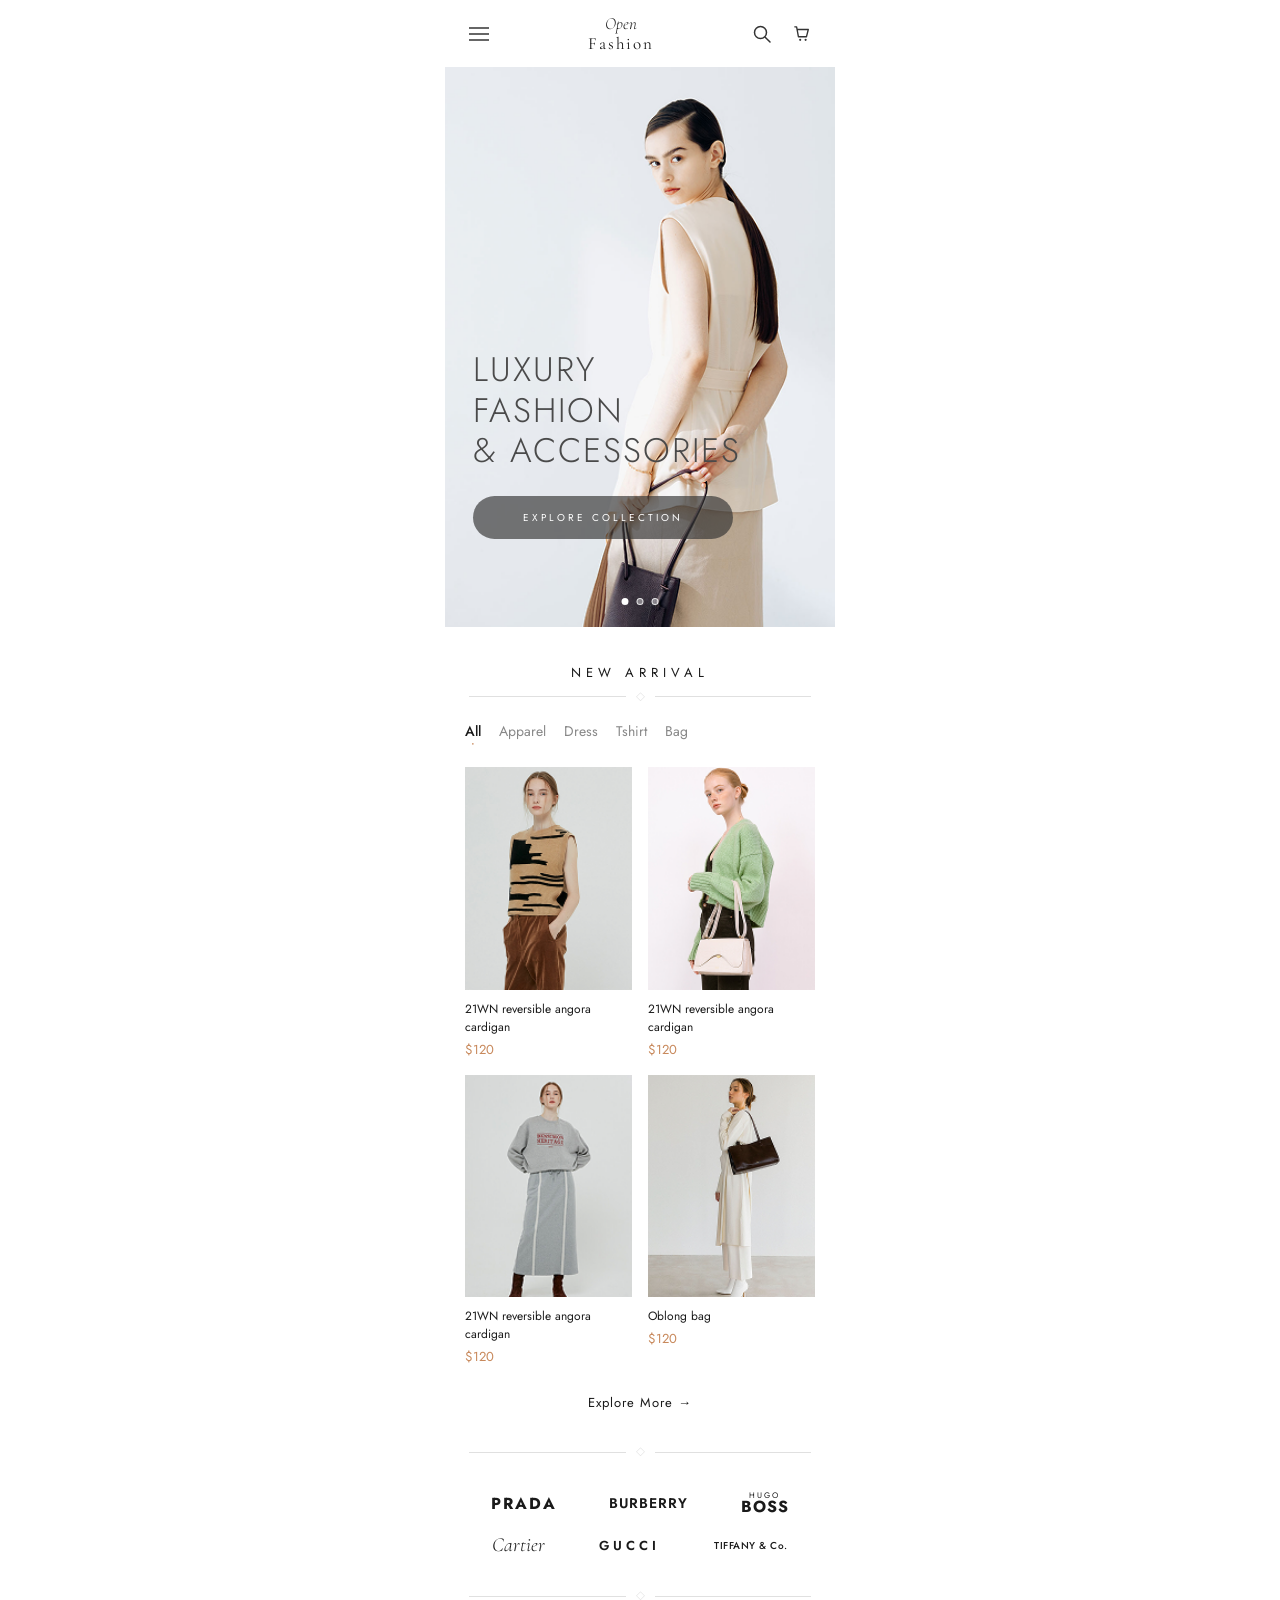
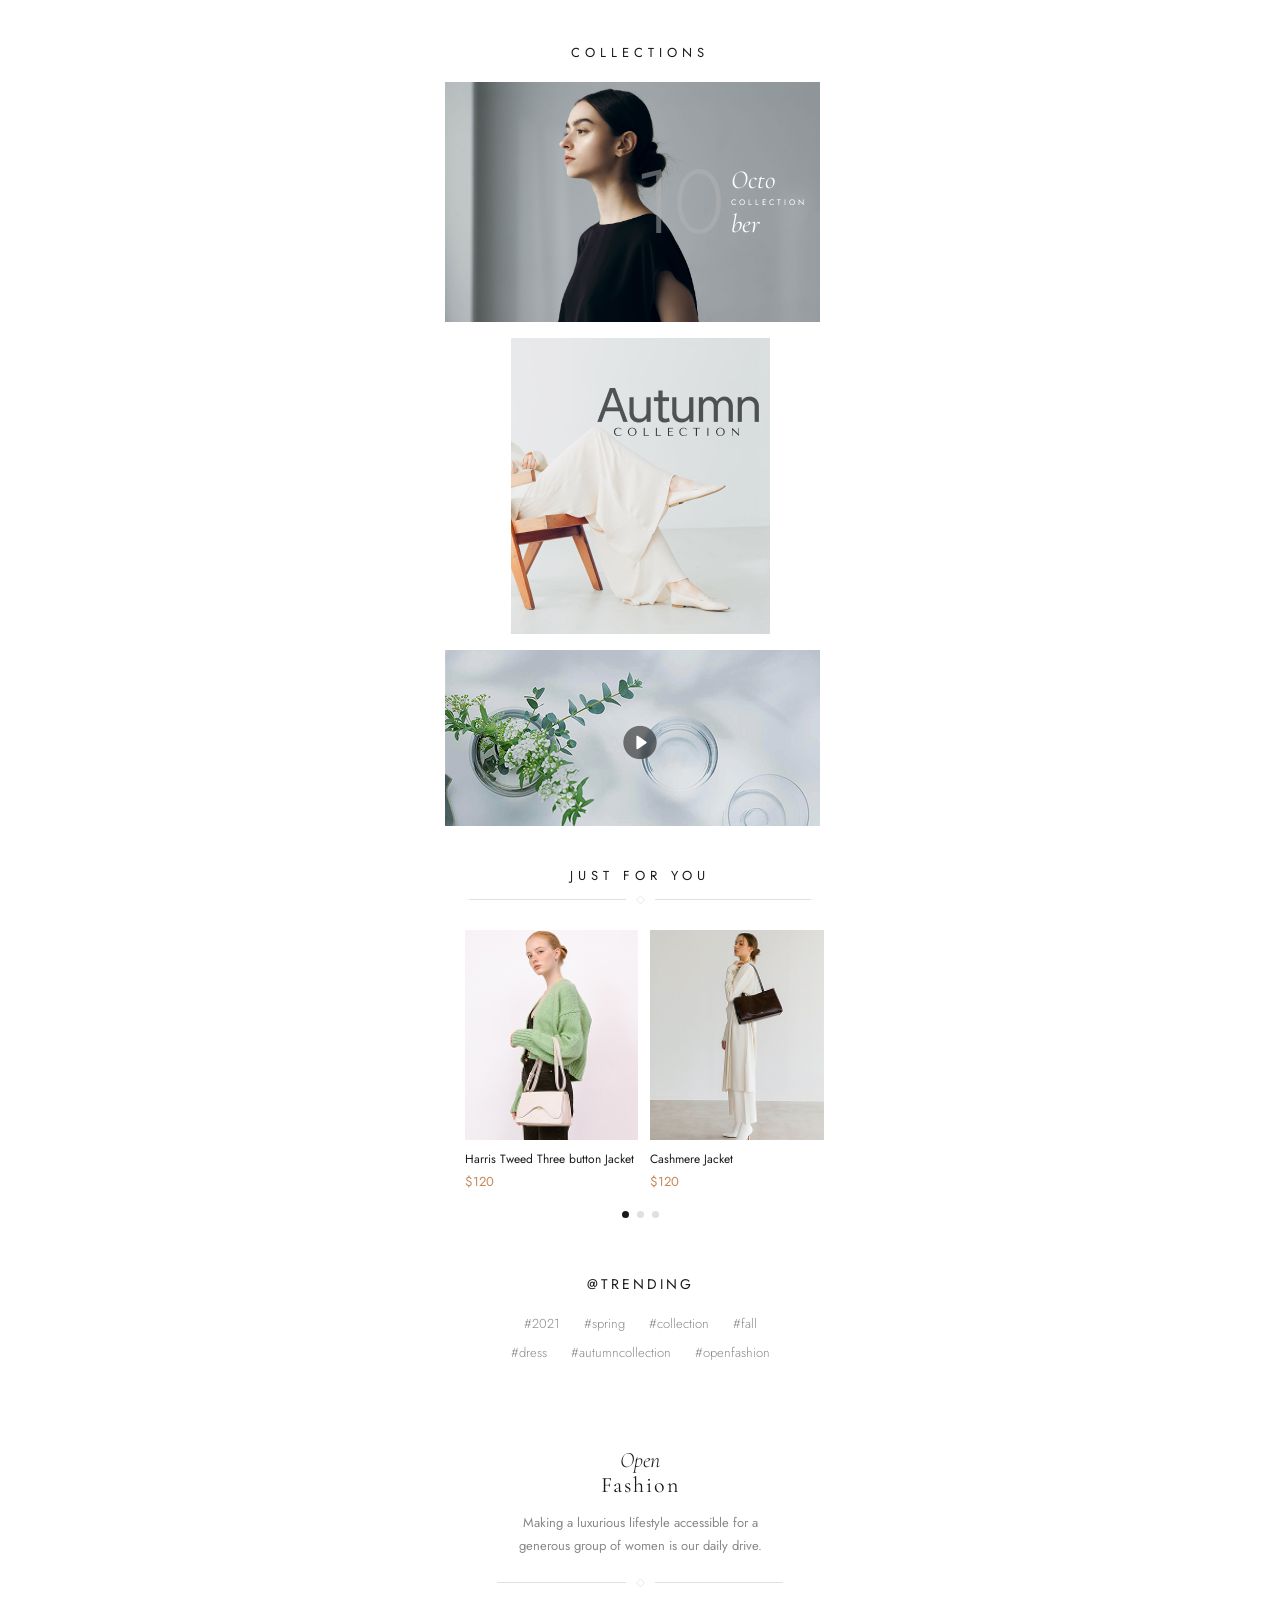
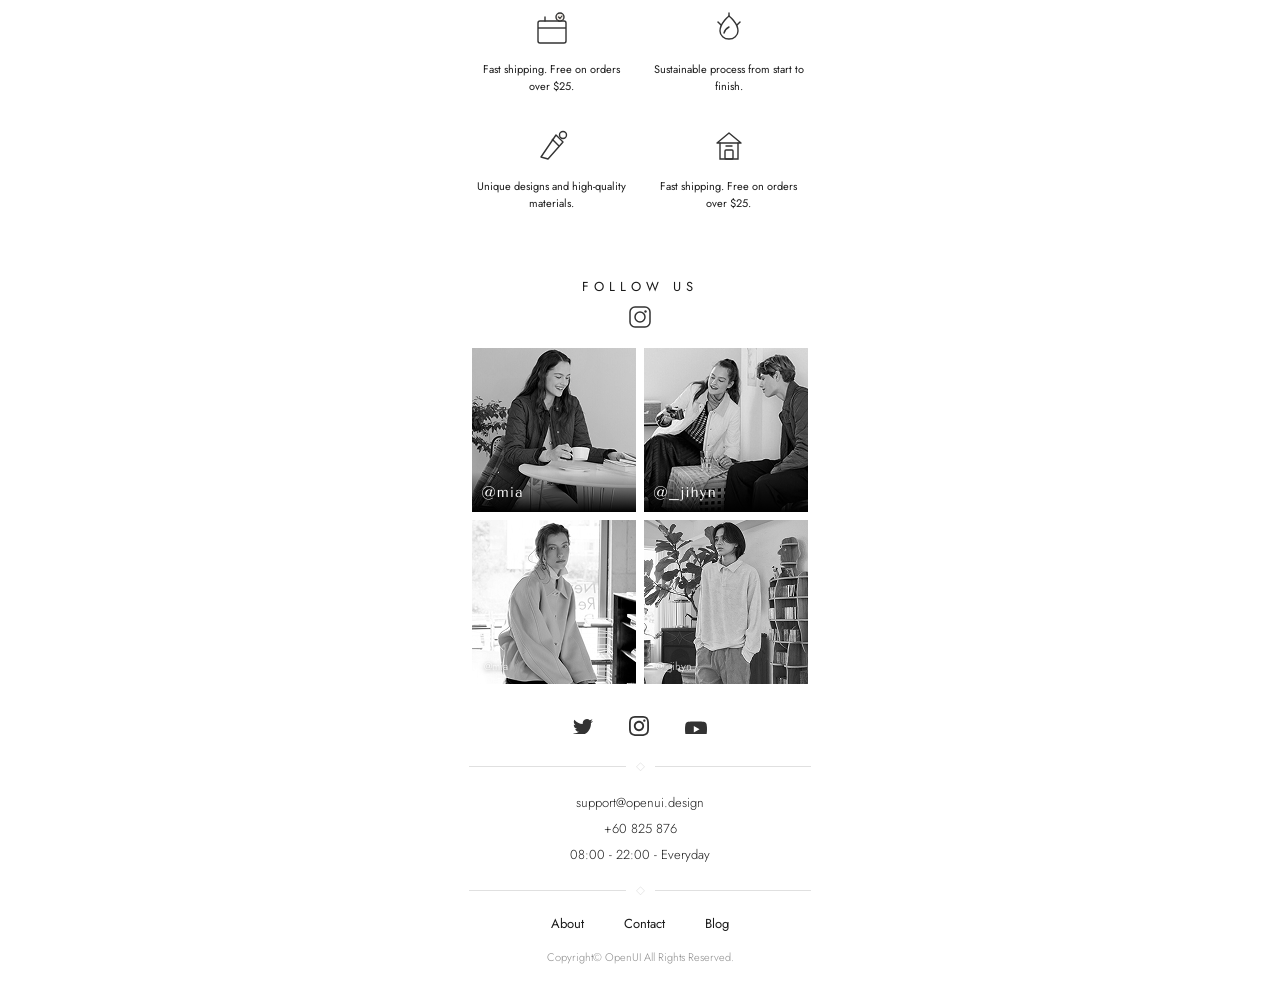
<file: index.html>
<!DOCTYPE html>
<html lang="ko">
<head>
    <meta charset="UTF-8">
    <meta name="viewport" content="width=device-width, initial-scale=1.0">
    <title>Open Fashion</title>
    <link rel="preconnect" href="https://fonts.googleapis.com">
    <link rel="preconnect" href="https://fonts.gstatic.com" crossorigin>
    <link href="https://fonts.googleapis.com/css2?family=Cormorant+Garamond:ital,wght@0,300;0,400;1,300;1,400&family=Jost:wght@300;400;500&display=swap" rel="stylesheet">
    <link rel="stylesheet" href="src/css/homepage.css">
</head>
<body>

    
    <div id="menu-overlay" class="menu-overlay">
        <div class="menu-panel">

            <button class="menu-close" id="menu-close">
                <svg width="16" height="16" viewBox="0 0 16 16" fill="none">
                    <line x1="1" y1="1" x2="15" y2="15" stroke="#333" stroke-width="1.5" stroke-linecap="round"/>
                    <line x1="15" y1="1" x2="1" y2="15" stroke="#333" stroke-width="1.5" stroke-linecap="round"/>
                </svg>
            </button>

            
            <div class="menu-tabs">
                <button class="menu-tab active">WOMEN</button>
                <button class="menu-tab">MAN</button>
                <button class="menu-tab">KIDS</button>
            </div>

            
            <ul class="menu-items">
                <li class="menu-item">
                    <a href="pages/category.html" style="display:flex;justify-content:space-between;align-items:center;width:100%;color:inherit;text-decoration:none;">
                        <span>New</span>
                        <svg width="12" height="8" viewBox="0 0 12 8" fill="none">
                            <path d="M1 1L6 6L11 1" stroke="#999" stroke-width="1.3" stroke-linecap="round"/>
                        </svg>
                    </a>
                </li>
                <li class="menu-item">
                    <span>Apparel</span>
                    <svg width="12" height="8" viewBox="0 0 12 8" fill="none">
                        <path d="M1 1L6 6L11 1" stroke="#999" stroke-width="1.3" stroke-linecap="round"/>
                    </svg>
                </li>
                <li class="menu-item">
                    <span>Bag</span>
                    <svg width="12" height="8" viewBox="0 0 12 8" fill="none">
                        <path d="M1 1L6 6L11 1" stroke="#999" stroke-width="1.3" stroke-linecap="round"/>
                    </svg>
                </li>
                <li class="menu-item">
                    <span>Shoes</span>
                    <svg width="12" height="8" viewBox="0 0 12 8" fill="none">
                        <path d="M1 1L6 6L11 1" stroke="#999" stroke-width="1.3" stroke-linecap="round"/>
                    </svg>
                </li>
                <li class="menu-item">
                    <span>Beauty</span>
                    <svg width="12" height="8" viewBox="0 0 12 8" fill="none">
                        <path d="M1 1L6 6L11 1" stroke="#999" stroke-width="1.3" stroke-linecap="round"/>
                    </svg>
                </li>
                <li class="menu-item">
                    <span>Accessories</span>
                    <svg width="12" height="8" viewBox="0 0 12 8" fill="none">
                        <path d="M1 1L6 6L11 1" stroke="#999" stroke-width="1.3" stroke-linecap="round"/>
                    </svg>
                </li>
            </ul>

            
            <div class="menu-contact">
                <div class="menu-contact-item">
                    <svg width="18" height="18" viewBox="0 0 18 18" fill="none">
                        <path d="M15 11.5L12.5 14C10.3 13 8.2 11.5 6.5 9.8C4.8 8.1 3.3 6 2.3 3.8L4.8 1.3L7.5 4.5L6 6.5C6.8 7.5 8.2 9 9.5 10.2L11.5 8.7L15 11.5Z" stroke="#666" stroke-width="1.3" stroke-linejoin="round"/>
                    </svg>
                    <span>(786) 713-8616</span>
                </div>
                <div class="menu-contact-item">
                    <svg width="16" height="20" viewBox="0 0 16 20" fill="none">
                        <path d="M8 1C4.7 1 2 3.7 2 7C2 12 8 19 8 19C8 19 14 12 14 7C14 3.7 11.3 1 8 1Z" stroke="#666" stroke-width="1.3"/>
                        <circle cx="8" cy="7" r="2.5" stroke="#666" stroke-width="1.3"/>
                    </svg>
                    <span>Store locator</span>
                </div>
            </div>

            
            <div class="menu-divider">
                <span class="line"></span>
                <span class="diamond">◇</span>
                <span class="line"></span>
            </div>

            
            <div class="menu-social">
                <a href="#" aria-label="Twitter">
                    <svg width="20" height="17" viewBox="0 0 24 20" fill="#333">
                        <path d="M23.954 4.569a10 10 0 01-2.825.775 4.958 4.958 0 002.163-2.723c-.951.555-2.005.959-3.127 1.184a4.92 4.92 0 00-8.384 4.482C7.691 8.094 4.066 6.13 1.64 3.161a4.822 4.822 0 00-.666 2.475c0 1.71.87 3.213 2.188 4.096a4.904 4.904 0 01-2.228-.616v.061a4.923 4.923 0 003.946 4.827 4.996 4.996 0 01-2.212.085 4.937 4.937 0 004.604 3.417 9.868 9.868 0 01-6.102 2.105c-.39 0-.779-.023-1.17-.067a13.995 13.995 0 007.557 2.209c9.054 0 13.999-7.496 13.999-13.986 0-.209 0-.42-.015-.63a9.936 9.936 0 002.46-2.548l-.047-.02z"/>
                    </svg>
                </a>
                <a href="#" aria-label="Instagram">
                    <svg width="20" height="20" viewBox="0 0 24 24" fill="#333">
                        <path d="M12 2.163c3.204 0 3.584.012 4.85.07 3.252.148 4.771 1.691 4.919 4.919.058 1.265.069 1.645.069 4.849 0 3.205-.012 3.584-.069 4.849-.149 3.225-1.664 4.771-4.919 4.919-1.266.058-1.644.07-4.85.07-3.204 0-3.584-.012-4.849-.07-3.26-.149-4.771-1.699-4.919-4.92-.058-1.265-.07-1.644-.07-4.849 0-3.204.013-3.583.07-4.849.149-3.227 1.664-4.771 4.919-4.919 1.266-.057 1.645-.069 4.849-.069zm0-2.163c-3.259 0-3.667.014-4.947.072-4.358.2-6.78 2.618-6.98 6.98-.059 1.281-.073 1.689-.073 4.948 0 3.259.014 3.668.072 4.948.2 4.358 2.618 6.78 6.98 6.98 1.281.058 1.689.072 4.948.072 3.259 0 3.668-.014 4.948-.072 4.354-.2 6.782-2.618 6.979-6.98.059-1.28.073-1.689.073-4.948 0-3.259-.014-3.667-.072-4.947-.196-4.354-2.617-6.78-6.979-6.98-1.281-.059-1.69-.073-4.949-.073zm0 5.838c-3.403 0-6.162 2.759-6.162 6.162s2.759 6.163 6.162 6.163 6.162-2.759 6.162-6.163c0-3.403-2.759-6.162-6.162-6.162zm0 10.162c-2.209 0-4-1.79-4-4 0-2.209 1.791-4 4-4s4 1.791 4 4c0 2.21-1.791 4-4 4zm6.406-11.845c-.796 0-1.441.645-1.441 1.44s.645 1.44 1.441 1.44c.795 0 1.439-.645 1.439-1.44s-.644-1.44-1.439-1.44z"/>
                    </svg>
                </a>
                <a href="#" aria-label="YouTube">
                    <svg width="22" height="16" viewBox="0 0 24 17" fill="#333">
                        <path d="M23.495 6.205a3.007 3.007 0 00-2.088-2.088c-1.87-.501-9.396-.501-9.396-.501s-7.507-.01-9.396.501A3.007 3.007 0 00.527 6.205a31.247 31.247 0 00-.522 5.805 31.247 31.247 0 00.522 5.783 3.007 3.007 0 002.088 2.088c1.868.502 9.396.502 9.396.502s7.506 0 9.396-.502a3.007 3.007 0 002.088-2.088 31.247 31.247 0 00.5-5.783 31.247 31.247 0 00-.5-5.805zM9.609 15.601V8.408l6.264 3.602z"/>
                    </svg>
                </a>
            </div>

        </div>
    </div>

    
    <header class="header">
        <a href="pages/menu.html" class="nav-btn" aria-label="Menu">
            <svg width="20" height="14" viewBox="0 0 20 14" fill="none">
                <line x1="0" y1="1" x2="20" y2="1" stroke="#333" stroke-width="1.5" stroke-linecap="round"/>
                <line x1="0" y1="7" x2="20" y2="7" stroke="#333" stroke-width="1.5" stroke-linecap="round"/>
                <line x1="0" y1="13" x2="20" y2="13" stroke="#333" stroke-width="1.5" stroke-linecap="round"/>
            </svg>
        </a>

        <div class="logo">
            <span class="logo-top">Open</span>
            <span class="logo-bottom">Fashion</span>
        </div>

        <div class="header-right">
            <a href="pages/search.html" class="nav-btn" aria-label="Search">
                <svg width="18" height="18" viewBox="0 0 18 18" fill="none">
                    <circle cx="7.5" cy="7.5" r="6" stroke="#333" stroke-width="1.5"/>
                    <line x1="12.2" y1="12.2" x2="17" y2="17" stroke="#333" stroke-width="1.5" stroke-linecap="round"/>
                </svg>
            </a>
            <a href="pages/checkout.html" class="nav-btn" aria-label="Cart">
                <svg width="18" height="18" viewBox="0 0 20 20" fill="none">
                    <path d="M2 2H4L6 13H15L17 5H4.5" stroke="#333" stroke-width="1.5" stroke-linecap="round" stroke-linejoin="round"/>
                    <circle cx="8" cy="16.5" r="1.2" fill="#333"/>
                    <circle cx="14" cy="16.5" r="1.2" fill="#333"/>
                </svg>
            </a>
        </div>
    </header>

    
    <section class="hero">
        <img src="src/img/homepage.png" alt="Luxury Fashion &amp; Accessories" class="hero-img">
        <div class="hero-overlay">
            <h1 class="hero-title">LUXURY<br>FASHION<br>&amp; ACCESSORIES</h1>
            <button class="hero-btn">EXPLORE COLLECTION</button>
        </div>
        <div class="hero-indicators">
            <span class="indicator active"></span>
            <span class="indicator"></span>
            <span class="indicator"></span>
        </div>
    </section>

    
    <section class="new-arrival">
        <h2 class="section-title">NEW ARRIVAL</h2>
        <div class="ornament-divider">
            <span class="line"></span>
            <span class="diamond">◇</span>
            <span class="line"></span>
        </div>

        <nav class="filter-tabs">
            <button class="tab-btn active">All</button>
            <button class="tab-btn">Apparel</button>
            <button class="tab-btn">Dress</button>
            <button class="tab-btn">Tshirt</button>
            <button class="tab-btn">Bag</button>
        </nav>

        <div class="product-grid">
            <article class="product-card">
                <div class="product-img-wrap">
                    <img src="src/img/21wn.png" alt="21WN reversible angora cardigan">
                </div>
                <h3 class="product-name">21WN reversible angora cardigan</h3>
                <p class="product-price">$120</p>
            </article>
            <article class="product-card">
                <div class="product-img-wrap">
                    <img src="src/img/21wn2.png" alt="21WN reversible angora cardigan">
                </div>
                <h3 class="product-name">21WN reversible angora cardigan</h3>
                <p class="product-price">$120</p>
            </article>
            <article class="product-card">
                <div class="product-img-wrap">
                    <img src="src/img/21wn3.png" alt="21WN reversible angora cardigan">
                </div>
                <h3 class="product-name">21WN reversible angora cardigan</h3>
                <p class="product-price">$120</p>
            </article>
            <article class="product-card">
                <div class="product-img-wrap">
                    <img src="src/img/21wn4.png" alt="Oblong bag">
                </div>
                <h3 class="product-name">Oblong bag</h3>
                <p class="product-price">$120</p>
            </article>
        </div>

        <div class="explore-more-wrap">
            <a href="#" class="explore-more">Explore More &rarr;</a>
        </div>
    </section>

    
    <div class="section-divider">
        <span class="line"></span>
        <span class="diamond">◇</span>
        <span class="line"></span>
    </div>

    <section class="brands">
        <div class="brand-row">
            <span class="brand-name prada">PRADA</span>
            <span class="brand-name">BURBERRY</span>
            <div class="brand-name boss">
                <span class="boss-hugo">HUGO</span>
                <span class="boss-main">BOSS</span>
            </div>
        </div>
        <div class="brand-row">
            <span class="brand-name cartier">Cartier</span>
            <span class="brand-name gucci">GUCCI</span>
            <span class="brand-name tiffany">TIFFANY &amp; Co.</span>
        </div>
    </section>

    <div class="section-divider">
        <span class="line"></span>
        <span class="diamond">◇</span>
        <span class="line"></span>
    </div>

    
    <section class="collections">
        <h2 class="section-title">COLLECTIONS</h2>

        
        <div class="collection-card october">
            <img src="src/img/october.png" alt="October Collection">
            <div class="october-overlay">
                <div class="october-content">
                    <span class="october-num">10</span>
                    <div class="october-text">
                        <span class="octo">Octo</span>
                        <span class="col-label">COLLECTION</span>
                        <span class="ber">ber</span>
                    </div>
                </div>
            </div>
        </div>

        
        <div class="collection-card autumn">
            <img src="src/img/autumn.png" alt="Autumn Collection">
        </div>

        
        <div class="collection-video">
            <img src="src/img/hp.png" alt="Video">
        </div>
    </section>

    
    <section class="just-for-you">
        <h2 class="section-title">JUST FOR YOU</h2>
        <div class="ornament-divider">
            <span class="line"></span>
            <span class="diamond">◇</span>
            <span class="line"></span>
        </div>

        <div class="scroll-container">
            <article class="product-card">
                <div class="product-img-wrap">
                    <img src="src/img/21wn2.png" alt="Harris Tweed Three button Jacket">
                </div>
                <h3 class="product-name">Harris Tweed Three button Jacket</h3>
                <p class="product-price">$120</p>
            </article>
            <article class="product-card">
                <div class="product-img-wrap">
                    <img src="src/img/21wn4.png" alt="Cashmere Jacket">
                </div>
                <h3 class="product-name">Cashmere Jacket</h3>
                <p class="product-price">$120</p>
            </article>
            <article class="product-card">
                <div class="product-img-wrap">
                    <img src="src/img/21wn.png" alt="Angora Cardigan">
                </div>
                <h3 class="product-name">Angora Cardigan</h3>
                <p class="product-price">$120</p>
            </article>
        </div>

        <div class="dots">
            <span class="dot active"></span>
            <span class="dot"></span>
            <span class="dot"></span>
        </div>
    </section>

    
    <section class="trending">
        <h2 class="section-title">@TRENDING</h2>
        <div class="hashtag-row">
            <span class="hashtag">#2021</span>
            <span class="hashtag">#spring</span>
            <span class="hashtag">#collection</span>
            <span class="hashtag">#fall</span>
        </div>
        <div class="hashtag-row">
            <span class="hashtag">#dress</span>
            <span class="hashtag">#autumncollection</span>
            <span class="hashtag">#openfashion</span>
        </div>
    </section>

    
    <section class="brand-info">
        <div class="brand-info-logo">
            <span class="logo-top">Open</span>
            <span class="logo-bottom">Fashion</span>
        </div>

        <p class="brand-tagline">Making a luxurious lifestyle accessible for a generous group of women is our daily drive.</p>

        <div class="ornament-divider">
            <span class="line"></span>
            <span class="diamond">◇</span>
            <span class="line"></span>
        </div>

        <div class="features-grid">
            <div class="feature-item">
                <div class="feature-icon">
                    <svg viewBox="0 0 44 44" fill="none" width="44" height="44">
                        <rect x="8" y="14" width="28" height="22" rx="2" stroke="#333" stroke-width="1.4"/>
                        <path d="M8 21H36" stroke="#333" stroke-width="1.4"/>
                        <path d="M15 14V10" stroke="#333" stroke-width="1.4" stroke-linecap="round"/>
                        <path d="M29 14V10" stroke="#333" stroke-width="1.4" stroke-linecap="round"/>
                        <circle cx="30" cy="10" r="4" fill="#f5f0eb" stroke="#333" stroke-width="1.4"/>
                        <path d="M28.5 10L30 11.5L32 9" stroke="#333" stroke-width="1.2" stroke-linecap="round" stroke-linejoin="round"/>
                    </svg>
                </div>
                <p>Fast shipping. Free on orders over $25.</p>
            </div>
            <div class="feature-item">
                <div class="feature-icon">
                    <svg viewBox="0 0 44 44" fill="none" width="44" height="44">
                        <path d="M22 9C22 9 13 16 13 24C13 28.4 17.1 32 22 32C26.9 32 31 28.4 31 24C31 16 22 9 22 9Z" stroke="#333" stroke-width="1.4"/>
                        <path d="M17 26C17 26 18 22 22 20" stroke="#333" stroke-width="1.4" stroke-linecap="round"/>
                        <path d="M14 18L11 15" stroke="#333" stroke-width="1.4" stroke-linecap="round"/>
                        <path d="M30 18L33 15" stroke="#333" stroke-width="1.4" stroke-linecap="round"/>
                        <path d="M22 9V6" stroke="#333" stroke-width="1.4" stroke-linecap="round"/>
                    </svg>
                </div>
                <p>Sustainable process from start to finish.</p>
            </div>
            <div class="feature-item">
                <div class="feature-icon">
                    <svg viewBox="0 0 44 44" fill="none" width="44" height="44">
                        <path d="M11 33L26 11L33 18L18 35L11 33Z" stroke="#333" stroke-width="1.4" stroke-linejoin="round"/>
                        <path d="M22 15L29 22" stroke="#333" stroke-width="1.4"/>
                        <circle cx="33" cy="11" r="3.5" stroke="#333" stroke-width="1.4"/>
                    </svg>
                </div>
                <p>Unique designs and high-quality materials.</p>
            </div>
            <div class="feature-item">
                <div class="feature-icon">
                    <svg viewBox="0 0 44 44" fill="none" width="44" height="44">
                        <path d="M22 9L34 19H10L22 9Z" stroke="#333" stroke-width="1.4" stroke-linejoin="round"/>
                        <path d="M13 19V35H31V19" stroke="#333" stroke-width="1.4" stroke-linecap="round"/>
                        <rect x="18" y="26" width="8" height="9" rx="1" stroke="#333" stroke-width="1.4"/>
                        <path d="M19 22H25" stroke="#333" stroke-width="1.4" stroke-linecap="round"/>
                    </svg>
                </div>
                <p>Fast shipping. Free on orders over $25.</p>
            </div>
        </div>

    </section>

    
    <section class="follow-us">

        <h2 class="section-title">FOLLOW US</h2>

        <div class="instagram-icon">
            <svg width="22" height="22" viewBox="0 0 22 22" fill="none">
                <rect x="1" y="1" width="20" height="20" rx="5" stroke="#333" stroke-width="1.5"/>
                <circle cx="11" cy="11" r="5" stroke="#333" stroke-width="1.5"/>
                <circle cx="16.5" cy="5.5" r="1.2" fill="#333"/>
            </svg>
        </div>

        <div class="follow-grid">
            <div class="follow-item">
                <img src="src/img/mia.png" alt="@mia">
            </div>
            <div class="follow-item">
                <img src="src/img/jihyn.png" alt="@_jihyn">
            </div>
            <div class="follow-item">
                <img src="src/img/mia2.png" alt="@mia">
                <span class="follow-name">@mia</span>
            </div>
            <div class="follow-item">
                <img src="src/img/jihyn2.png" alt="@_jihyn">
                <span class="follow-name">@_jihyn</span>
            </div>
        </div>
    </section>

    
    <footer class="footer">
        <div class="social-icons">
            <a href="#" aria-label="Twitter">
                <svg width="20" height="17" viewBox="0 0 24 20" fill="#333">
                    <path d="M23.954 4.569a10 10 0 01-2.825.775 4.958 4.958 0 002.163-2.723c-.951.555-2.005.959-3.127 1.184a4.92 4.92 0 00-8.384 4.482C7.691 8.094 4.066 6.13 1.64 3.161a4.822 4.822 0 00-.666 2.475c0 1.71.87 3.213 2.188 4.096a4.904 4.904 0 01-2.228-.616v.061a4.923 4.923 0 003.946 4.827 4.996 4.996 0 01-2.212.085 4.937 4.937 0 004.604 3.417 9.868 9.868 0 01-6.102 2.105c-.39 0-.779-.023-1.17-.067a13.995 13.995 0 007.557 2.209c9.054 0 13.999-7.496 13.999-13.986 0-.209 0-.42-.015-.63a9.936 9.936 0 002.46-2.548l-.047-.02z"/>
                </svg>
            </a>
            <a href="#" aria-label="Instagram">
                <svg width="20" height="20" viewBox="0 0 24 24" fill="#333">
                    <path d="M12 2.163c3.204 0 3.584.012 4.85.07 3.252.148 4.771 1.691 4.919 4.919.058 1.265.069 1.645.069 4.849 0 3.205-.012 3.584-.069 4.849-.149 3.225-1.664 4.771-4.919 4.919-1.266.058-1.644.07-4.85.07-3.204 0-3.584-.012-4.849-.07-3.26-.149-4.771-1.699-4.919-4.92-.058-1.265-.07-1.644-.07-4.849 0-3.204.013-3.583.07-4.849.149-3.227 1.664-4.771 4.919-4.919 1.266-.057 1.645-.069 4.849-.069zm0-2.163c-3.259 0-3.667.014-4.947.072-4.358.2-6.78 2.618-6.98 6.98-.059 1.281-.073 1.689-.073 4.948 0 3.259.014 3.668.072 4.948.2 4.358 2.618 6.78 6.98 6.98 1.281.058 1.689.072 4.948.072 3.259 0 3.668-.014 4.948-.072 4.354-.2 6.782-2.618 6.979-6.98.059-1.28.073-1.689.073-4.948 0-3.259-.014-3.667-.072-4.947-.196-4.354-2.617-6.78-6.979-6.98-1.281-.059-1.69-.073-4.949-.073zm0 5.838c-3.403 0-6.162 2.759-6.162 6.162s2.759 6.163 6.162 6.163 6.162-2.759 6.162-6.163c0-3.403-2.759-6.162-6.162-6.162zm0 10.162c-2.209 0-4-1.79-4-4 0-2.209 1.791-4 4-4s4 1.791 4 4c0 2.21-1.791 4-4 4zm6.406-11.845c-.796 0-1.441.645-1.441 1.44s.645 1.44 1.441 1.44c.795 0 1.439-.645 1.439-1.44s-.644-1.44-1.439-1.44z"/>
                </svg>
            </a>
            <a href="#" aria-label="YouTube">
                <svg width="22" height="16" viewBox="0 0 24 17" fill="#333">
                    <path d="M23.495 6.205a3.007 3.007 0 00-2.088-2.088c-1.87-.501-9.396-.501-9.396-.501s-7.507-.01-9.396.501A3.007 3.007 0 00.527 6.205a31.247 31.247 0 00-.522 5.805 31.247 31.247 0 00.522 5.783 3.007 3.007 0 002.088 2.088c1.868.502 9.396.502 9.396.502s7.506 0 9.396-.502a3.007 3.007 0 002.088-2.088 31.247 31.247 0 00.5-5.783 31.247 31.247 0 00-.5-5.805zM9.609 15.601V8.408l6.264 3.602z"/>
                </svg>
            </a>
        </div>

        <div class="footer-divider">
            <span class="line"></span>
            <span class="diamond">◇</span>
            <span class="line"></span>
        </div>

        <address class="contact-info">
            <p>support@openui.design</p>
            <p>+60 825 876</p>
            <p>08:00 - 22:00 - Everyday</p>
        </address>

        <div class="footer-divider">
            <span class="line"></span>
            <span class="diamond">◇</span>
            <span class="line"></span>
        </div>

        <nav class="footer-nav">
            <a href="pages/about.html">About</a>
            <a href="pages/contact.html">Contact</a>
            <a href="pages/blog.html">Blog</a>
        </nav>

        <p class="copyright">Copyright&copy; OpenUI All Rights Reserved.</p>
    </footer>

    <script>
        const overlay = document.getElementById('menu-overlay');
        const menuBtn = document.querySelector('.nav-btn[aria-label="Menu"]');
        const closeBtn = document.getElementById('menu-close');
        const tabs = document.querySelectorAll('.menu-tab');

        menuBtn.addEventListener('click', () => overlay.classList.add('open'));
        closeBtn.addEventListener('click', () => overlay.classList.remove('open'));
        overlay.addEventListener('click', (e) => {
            if (e.target === overlay) overlay.classList.remove('open');
        });

        tabs.forEach(tab => {
            tab.addEventListener('click', () => {
                tabs.forEach(t => t.classList.remove('active'));
                tab.classList.add('active');
            });
        });
    </script>
</body>
</html>
</file>
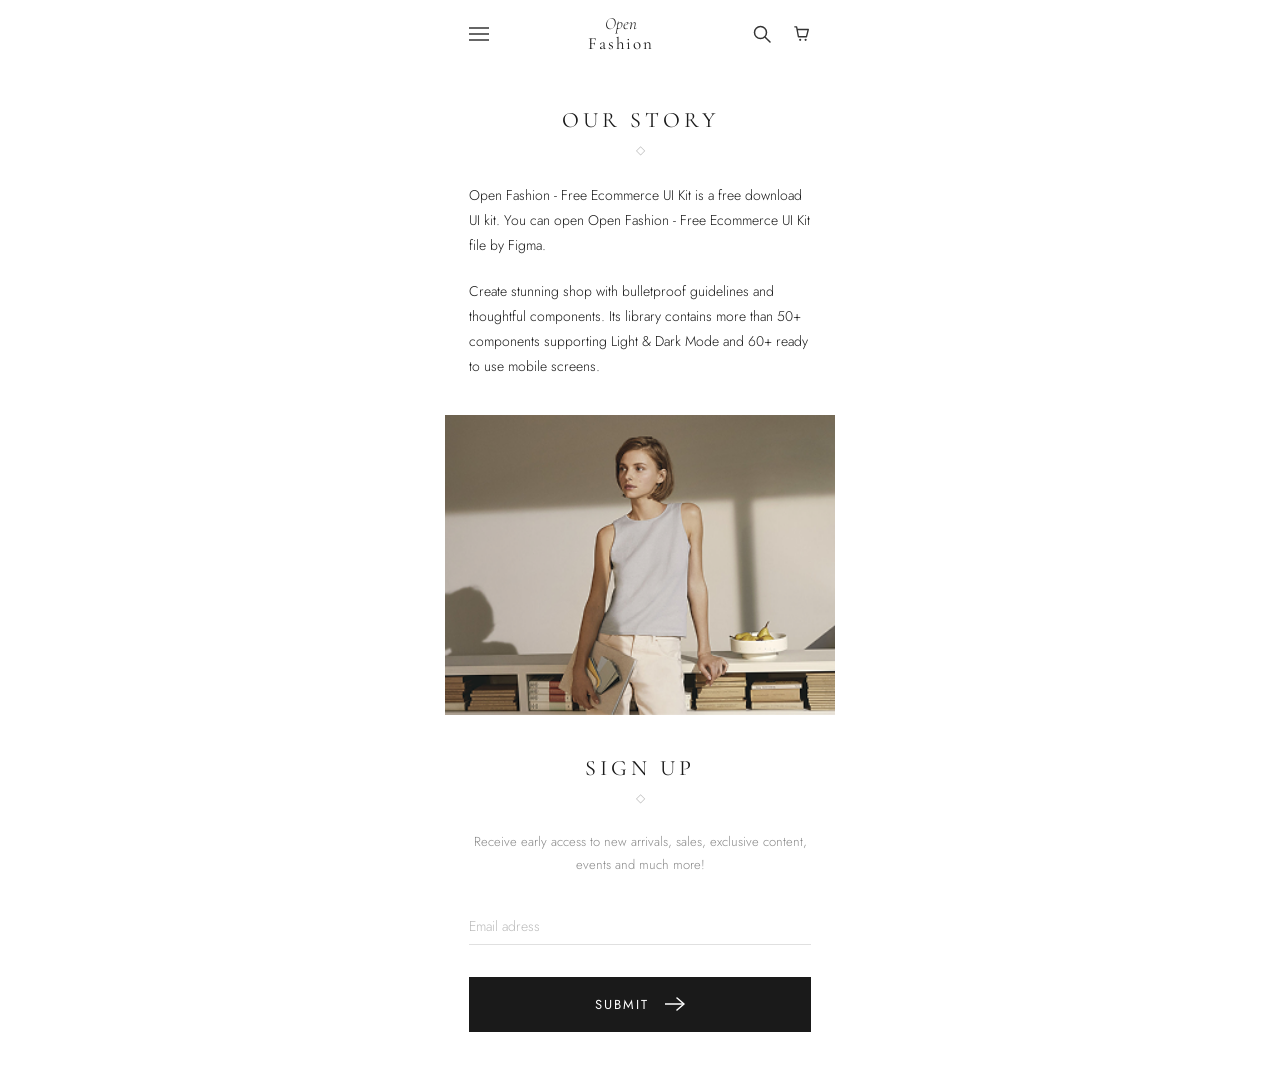
<file: pages/about.html>
<!DOCTYPE html>
<html lang="en">
<head>
    <meta charset="UTF-8">
    <meta name="viewport" content="width=device-width, initial-scale=1.0">
    <title>Open Fashion - About</title>
    <link rel="preconnect" href="https://fonts.googleapis.com">
    <link rel="preconnect" href="https://fonts.gstatic.com" crossorigin>
    <link href="https://fonts.googleapis.com/css2?family=Cormorant+Garamond:ital,wght@0,300;0,400;1,300;1,400&family=Jost:wght@300;400;500&display=swap" rel="stylesheet">
    <link rel="stylesheet" href="../src/css/about.css">
</head>
<body>

    
    <header class="header">
        <a href="menu.html" class="nav-btn" aria-label="Menu">
            <svg width="20" height="14" viewBox="0 0 20 14" fill="none">
                <line x1="0" y1="1" x2="20" y2="1" stroke="#333" stroke-width="1.5" stroke-linecap="round"/>
                <line x1="0" y1="7" x2="20" y2="7" stroke="#333" stroke-width="1.5" stroke-linecap="round"/>
                <line x1="0" y1="13" x2="20" y2="13" stroke="#333" stroke-width="1.5" stroke-linecap="round"/>
            </svg>
        </a>

        <div class="logo">
            <span class="logo-top">Open</span>
            <span class="logo-bottom">Fashion</span>
        </div>

        <div class="header-right">
            <a href="search.html" class="nav-btn" aria-label="Search">
                <svg width="18" height="18" viewBox="0 0 18 18" fill="none">
                    <circle cx="7.5" cy="7.5" r="6" stroke="#333" stroke-width="1.5"/>
                    <line x1="12.2" y1="12.2" x2="17" y2="17" stroke="#333" stroke-width="1.5" stroke-linecap="round"/>
                </svg>
            </a>
            <a href="checkout.html" class="nav-btn" aria-label="Cart">
                <svg width="18" height="18" viewBox="0 0 20 20" fill="none">
                    <path d="M2 2H4L6 13H15L17 5H4.5" stroke="#333" stroke-width="1.5" stroke-linecap="round" stroke-linejoin="round"/>
                    <circle cx="8" cy="16.5" r="1.2" fill="#333"/>
                    <circle cx="14" cy="16.5" r="1.2" fill="#333"/>
                </svg>
            </a>
        </div>
    </header>

    
    <section class="story-section">
        <h1 class="section-title">OUR STORY</h1>
        <div class="ornament-divider">
            <span class="diamond">◇</span>
        </div>

        <p class="story-text">
            Open Fashion - Free Ecommerce UI Kit is a free download UI kit. You can open Open Fashion - Free Ecommerce UI Kit file by Figma.
        </p>
        <p class="story-text">
            Create stunning shop with bulletproof guidelines and thoughtful components. Its library contains more than 50+ components supporting Light &amp; Dark Mode and 60+ ready to use mobile screens.
        </p>
    </section>

    
    <div class="about-img-wrap">
        <img src="../src/img/about.png" alt="Open Fashion Story">
    </div>

    
    <section class="signup-section">
        <h2 class="section-title">SIGN UP</h2>
        <div class="ornament-divider">
            <span class="diamond">◇</span>
        </div>

        <p class="signup-desc">
            Receive early access to new arrivals, sales, exclusive content, events and much more!
        </p>

        <div class="email-field">
            <input type="email" placeholder="Email adress" class="email-input">
            <div class="email-underline"></div>
        </div>

        <button class="submit-btn">
            <span>SUBMIT</span>
            <svg width="20" height="14" viewBox="0 0 20 14" fill="none">
                <line x1="0" y1="7" x2="18" y2="7" stroke="white" stroke-width="1.5" stroke-linecap="round"/>
                <path d="M12 1L19 7L12 13" stroke="white" stroke-width="1.5" stroke-linecap="round" stroke-linejoin="round"/>
            </svg>
        </button>
    </section>

</body>
</html>
</file>
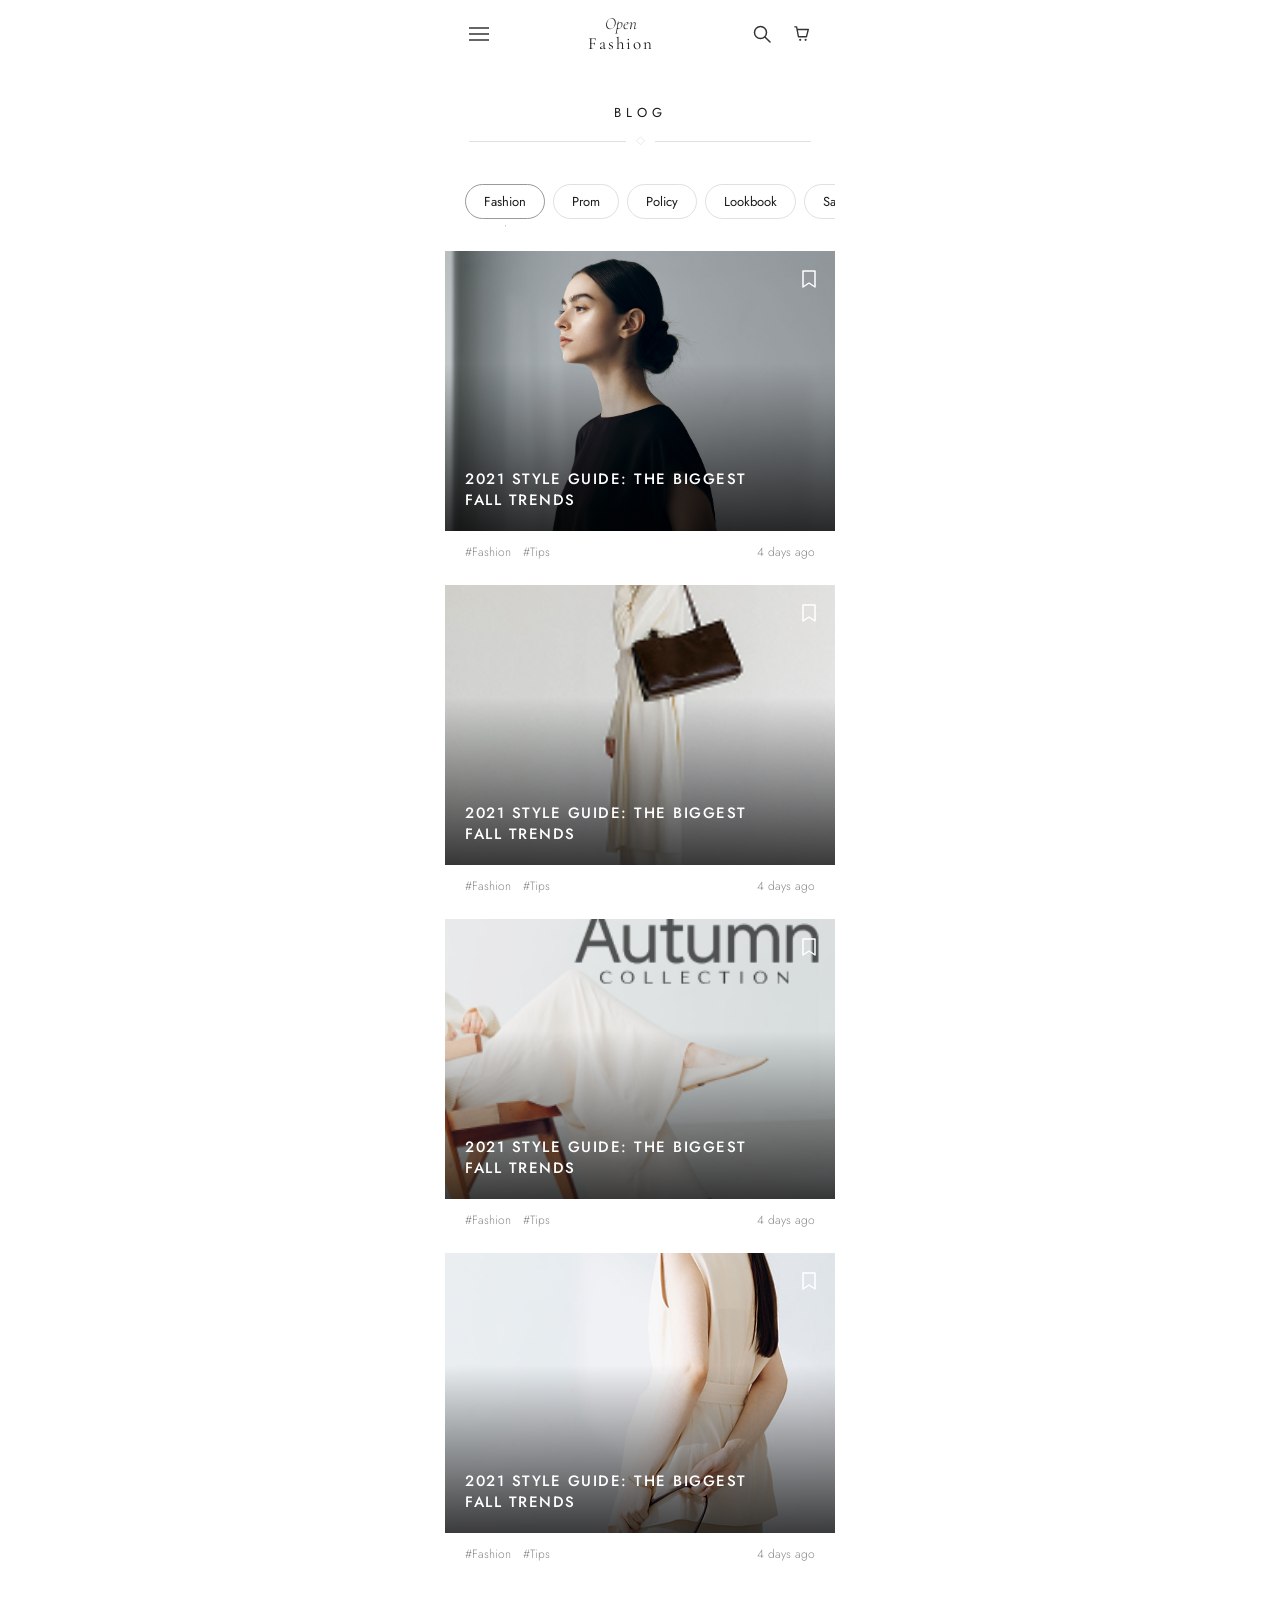
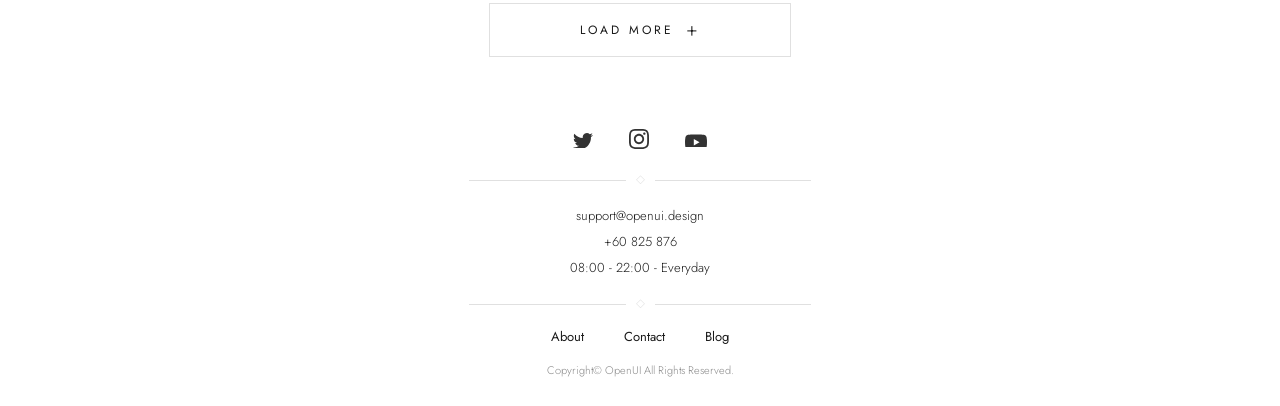
<file: pages/blog.html>
<!DOCTYPE html>
<html lang="ko">
<head>
    <meta charset="UTF-8">
    <meta name="viewport" content="width=device-width, initial-scale=1.0">
    <title>Open Fashion - Blog</title>
    <link rel="preconnect" href="https://fonts.googleapis.com">
    <link rel="preconnect" href="https://fonts.gstatic.com" crossorigin>
    <link href="https://fonts.googleapis.com/css2?family=Cormorant+Garamond:ital,wght@0,300;0,400;1,300;1,400&family=Jost:wght@300;400;500&display=swap" rel="stylesheet">
    <link rel="stylesheet" href="../src/css/blog.css">
</head>
<body>

    
    <header class="header">
        <a href="menu.html" class="nav-btn" aria-label="Menu">
            <svg width="20" height="14" viewBox="0 0 20 14" fill="none">
                <line x1="0" y1="1" x2="20" y2="1" stroke="#333" stroke-width="1.5" stroke-linecap="round"/>
                <line x1="0" y1="7" x2="20" y2="7" stroke="#333" stroke-width="1.5" stroke-linecap="round"/>
                <line x1="0" y1="13" x2="20" y2="13" stroke="#333" stroke-width="1.5" stroke-linecap="round"/>
            </svg>
        </a>

        <div class="logo">
            <span class="logo-top">Open</span>
            <span class="logo-bottom">Fashion</span>
        </div>

        <div class="header-right">
            <a href="search.html" class="nav-btn" aria-label="Search">
                <svg width="18" height="18" viewBox="0 0 18 18" fill="none">
                    <circle cx="7.5" cy="7.5" r="6" stroke="#333" stroke-width="1.5"/>
                    <line x1="12.2" y1="12.2" x2="17" y2="17" stroke="#333" stroke-width="1.5" stroke-linecap="round"/>
                </svg>
            </a>
            <a href="checkout.html" class="nav-btn" aria-label="Cart">
                <svg width="18" height="18" viewBox="0 0 20 20" fill="none">
                    <path d="M2 2H4L6 13H15L17 5H4.5" stroke="#333" stroke-width="1.5" stroke-linecap="round" stroke-linejoin="round"/>
                    <circle cx="8" cy="16.5" r="1.2" fill="#333"/>
                    <circle cx="14" cy="16.5" r="1.2" fill="#333"/>
                </svg>
            </a>
        </div>
    </header>

    
    <section class="blog-hero">
        <h1 class="blog-title">BLOG</h1>
        <div class="ornament-divider">
            <span class="line"></span>
            <span class="diamond">◇</span>
            <span class="line"></span>
        </div>
    </section>

    
    <nav class="blog-filters">
        <button class="filter-pill active">Fashion</button>
        <button class="filter-pill">Prom</button>
        <button class="filter-pill">Policy</button>
        <button class="filter-pill">Lookbook</button>
        <button class="filter-pill">Sale</button>
    </nav>

    
    <section class="blog-posts">

        <article class="blog-card">
            <div class="blog-img-wrap">
                <img src="../src/img/october.png" alt="2021 Style Guide">
                <div class="blog-gradient"></div>
                <h2 class="blog-card-title">2021 STYLE GUIDE: THE BIGGEST FALL TRENDS</h2>
                <button class="bookmark-btn" aria-label="Bookmark">
                    <svg width="16" height="20" viewBox="0 0 16 20" fill="none">
                        <path d="M2 2H14V18L8 14L2 18V2Z" stroke="white" stroke-width="1.5" stroke-linejoin="round"/>
                    </svg>
                </button>
            </div>
            <div class="blog-card-meta">
                <div class="blog-tags">
                    <span class="blog-tag">#Fashion</span>
                    <span class="blog-tag">#Tips</span>
                </div>
                <span class="blog-date">4 days ago</span>
            </div>
        </article>

        <article class="blog-card">
            <div class="blog-img-wrap">
                <img src="../src/img/21wn4.png" alt="2021 Style Guide">
                <div class="blog-gradient"></div>
                <h2 class="blog-card-title">2021 STYLE GUIDE: THE BIGGEST FALL TRENDS</h2>
                <button class="bookmark-btn" aria-label="Bookmark">
                    <svg width="16" height="20" viewBox="0 0 16 20" fill="none">
                        <path d="M2 2H14V18L8 14L2 18V2Z" stroke="white" stroke-width="1.5" stroke-linejoin="round"/>
                    </svg>
                </button>
            </div>
            <div class="blog-card-meta">
                <div class="blog-tags">
                    <span class="blog-tag">#Fashion</span>
                    <span class="blog-tag">#Tips</span>
                </div>
                <span class="blog-date">4 days ago</span>
            </div>
        </article>

        <article class="blog-card">
            <div class="blog-img-wrap">
                <img src="../src/img/autumn.png" alt="2021 Style Guide">
                <div class="blog-gradient"></div>
                <h2 class="blog-card-title">2021 STYLE GUIDE: THE BIGGEST FALL TRENDS</h2>
                <button class="bookmark-btn" aria-label="Bookmark">
                    <svg width="16" height="20" viewBox="0 0 16 20" fill="none">
                        <path d="M2 2H14V18L8 14L2 18V2Z" stroke="white" stroke-width="1.5" stroke-linejoin="round"/>
                    </svg>
                </button>
            </div>
            <div class="blog-card-meta">
                <div class="blog-tags">
                    <span class="blog-tag">#Fashion</span>
                    <span class="blog-tag">#Tips</span>
                </div>
                <span class="blog-date">4 days ago</span>
            </div>
        </article>

        <article class="blog-card">
            <div class="blog-img-wrap">
                <img src="../src/img/homepage.png" alt="2021 Style Guide">
                <div class="blog-gradient"></div>
                <h2 class="blog-card-title">2021 STYLE GUIDE: THE BIGGEST FALL TRENDS</h2>
                <button class="bookmark-btn" aria-label="Bookmark">
                    <svg width="16" height="20" viewBox="0 0 16 20" fill="none">
                        <path d="M2 2H14V18L8 14L2 18V2Z" stroke="white" stroke-width="1.5" stroke-linejoin="round"/>
                    </svg>
                </button>
            </div>
            <div class="blog-card-meta">
                <div class="blog-tags">
                    <span class="blog-tag">#Fashion</span>
                    <span class="blog-tag">#Tips</span>
                </div>
                <span class="blog-date">4 days ago</span>
            </div>
        </article>

    </section>

    
    <div class="load-more-wrap">
        <button class="load-more-btn">
            LOAD MORE
            <span class="load-more-plus">+</span>
        </button>
    </div>

    
    <footer class="footer">
        <div class="social-icons">
            <a href="#" aria-label="Twitter">
                <svg width="20" height="17" viewBox="0 0 24 20" fill="#333">
                    <path d="M23.954 4.569a10 10 0 01-2.825.775 4.958 4.958 0 002.163-2.723c-.951.555-2.005.959-3.127 1.184a4.92 4.92 0 00-8.384 4.482C7.691 8.094 4.066 6.13 1.64 3.161a4.822 4.822 0 00-.666 2.475c0 1.71.87 3.213 2.188 4.096a4.904 4.904 0 01-2.228-.616v.061a4.923 4.923 0 003.946 4.827 4.996 4.996 0 01-2.212.085 4.937 4.937 0 004.604 3.417 9.868 9.868 0 01-6.102 2.105c-.39 0-.779-.023-1.17-.067a13.995 13.995 0 007.557 2.209c9.054 0 13.999-7.496 13.999-13.986 0-.209 0-.42-.015-.63a9.936 9.936 0 002.46-2.548l-.047-.02z"/>
                </svg>
            </a>
            <a href="#" aria-label="Instagram">
                <svg width="20" height="20" viewBox="0 0 24 24" fill="#333">
                    <path d="M12 2.163c3.204 0 3.584.012 4.85.07 3.252.148 4.771 1.691 4.919 4.919.058 1.265.069 1.645.069 4.849 0 3.205-.012 3.584-.069 4.849-.149 3.225-1.664 4.771-4.919 4.919-1.266.058-1.644.07-4.85.07-3.204 0-3.584-.012-4.849-.07-3.26-.149-4.771-1.699-4.919-4.92-.058-1.265-.07-1.644-.07-4.849 0-3.204.013-3.583.07-4.849.149-3.227 1.664-4.771 4.919-4.919 1.266-.057 1.645-.069 4.849-.069zm0-2.163c-3.259 0-3.667.014-4.947.072-4.358.2-6.78 2.618-6.98 6.98-.059 1.281-.073 1.689-.073 4.948 0 3.259.014 3.668.072 4.948.2 4.358 2.618 6.78 6.98 6.98 1.281.058 1.689.072 4.948.072 3.259 0 3.668-.014 4.948-.072 4.354-.2 6.782-2.618 6.979-6.98.059-1.28.073-1.689.073-4.948 0-3.259-.014-3.667-.072-4.947-.196-4.354-2.617-6.78-6.979-6.98-1.281-.059-1.69-.073-4.949-.073zm0 5.838c-3.403 0-6.162 2.759-6.162 6.162s2.759 6.163 6.162 6.163 6.162-2.759 6.162-6.163c0-3.403-2.759-6.162-6.162-6.162zm0 10.162c-2.209 0-4-1.79-4-4 0-2.209 1.791-4 4-4s4 1.791 4 4c0 2.21-1.791 4-4 4zm6.406-11.845c-.796 0-1.441.645-1.441 1.44s.645 1.44 1.441 1.44c.795 0 1.439-.645 1.439-1.44s-.644-1.44-1.439-1.44z"/>
                </svg>
            </a>
            <a href="#" aria-label="YouTube">
                <svg width="22" height="16" viewBox="0 0 24 17" fill="#333">
                    <path d="M23.495 6.205a3.007 3.007 0 00-2.088-2.088c-1.87-.501-9.396-.501-9.396-.501s-7.507-.01-9.396.501A3.007 3.007 0 00.527 6.205a31.247 31.247 0 00-.522 5.805 31.247 31.247 0 00.522 5.783 3.007 3.007 0 002.088 2.088c1.868.502 9.396.502 9.396.502s7.506 0 9.396-.502a3.007 3.007 0 002.088-2.088 31.247 31.247 0 00.5-5.783 31.247 31.247 0 00-.5-5.805zM9.609 15.601V8.408l6.264 3.602z"/>
                </svg>
            </a>
        </div>

        <div class="footer-divider">
            <span class="line"></span>
            <span class="diamond">◇</span>
            <span class="line"></span>
        </div>

        <address class="contact-info">
            <p>support@openui.design</p>
            <p>+60 825 876</p>
            <p>08:00 - 22:00 - Everyday</p>
        </address>

        <div class="footer-divider">
            <span class="line"></span>
            <span class="diamond">◇</span>
            <span class="line"></span>
        </div>

        <nav class="footer-nav">
            <a href="#">About</a>
            <a href="#">Contact</a>
            <a href="blog.html">Blog</a>
        </nav>

        <p class="copyright">Copyright&copy; OpenUI All Rights Reserved.</p>
    </footer>

</body>
</html>
</file>
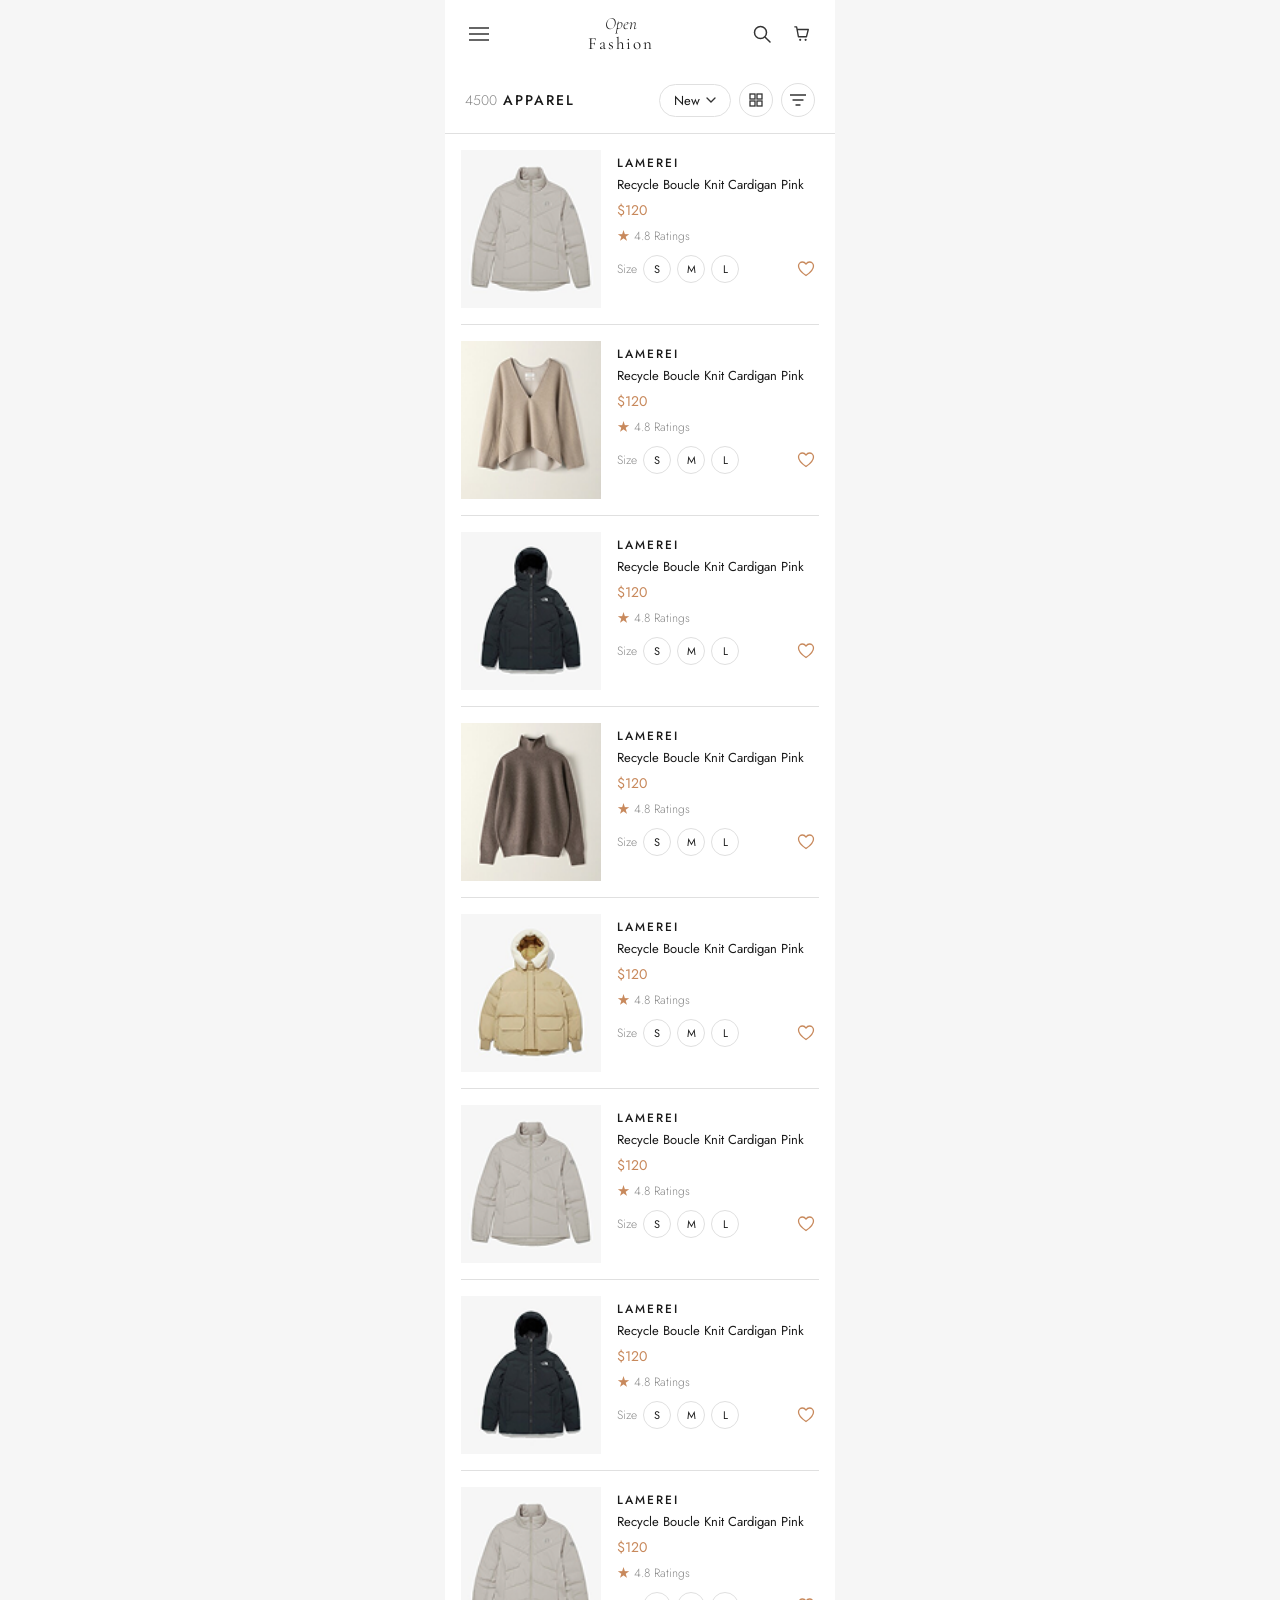
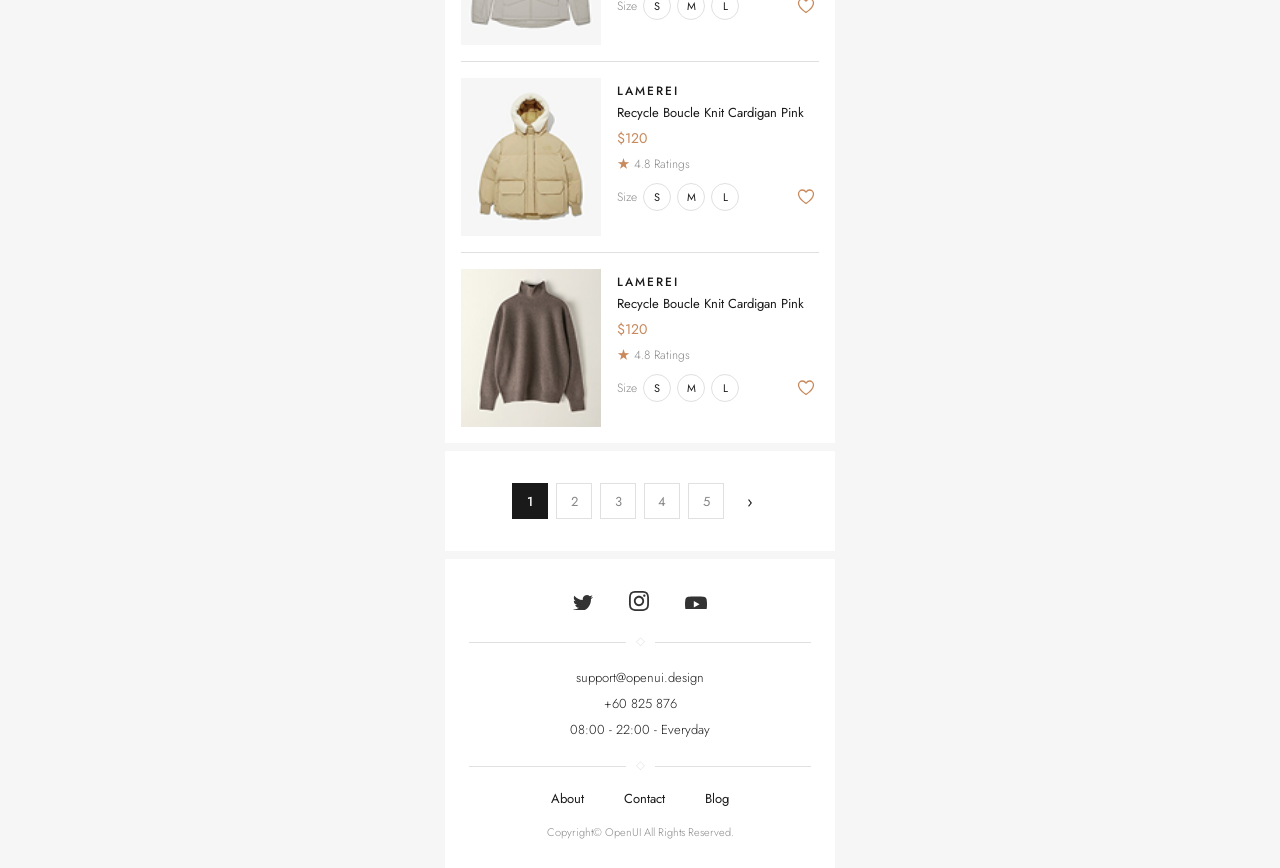
<file: pages/category.html>
<!DOCTYPE html>
<html lang="ko">
<head>
    <meta charset="UTF-8">
    <meta name="viewport" content="width=device-width, initial-scale=1.0">
    <title>Open Fashion - Apparel</title>
    <link rel="preconnect" href="https://fonts.googleapis.com">
    <link rel="preconnect" href="https://fonts.gstatic.com" crossorigin>
    <link href="https://fonts.googleapis.com/css2?family=Cormorant+Garamond:ital,wght@0,300;0,400;1,300;1,400&family=Jost:wght@300;400;500&display=swap" rel="stylesheet">
    <link rel="stylesheet" href="../src/css/category.css">
</head>
<body>

    
    <div id="menu-overlay" class="menu-overlay">
        <div class="menu-panel">
            <button class="menu-close" id="menu-close">
                <svg width="16" height="16" viewBox="0 0 16 16" fill="none">
                    <line x1="1" y1="1" x2="15" y2="15" stroke="#333" stroke-width="1.5" stroke-linecap="round"/>
                    <line x1="15" y1="1" x2="1" y2="15" stroke="#333" stroke-width="1.5" stroke-linecap="round"/>
                </svg>
            </button>

            <div class="menu-tabs">
                <button class="menu-tab active">WOMEN</button>
                <button class="menu-tab">MAN</button>
                <button class="menu-tab">KIDS</button>
            </div>

            <ul class="menu-items">
                <li class="menu-item">
                    <a href="category.html">
                        <span>New</span>
                        <svg width="12" height="8" viewBox="0 0 12 8" fill="none"><path d="M1 1L6 6L11 1" stroke="#999" stroke-width="1.3" stroke-linecap="round"/></svg>
                    </a>
                </li>
                <li class="menu-item">
                    <a href="#">
                        <span>Apparel</span>
                        <svg width="12" height="8" viewBox="0 0 12 8" fill="none"><path d="M1 1L6 6L11 1" stroke="#999" stroke-width="1.3" stroke-linecap="round"/></svg>
                    </a>
                </li>
                <li class="menu-item">
                    <a href="#">
                        <span>Bag</span>
                        <svg width="12" height="8" viewBox="0 0 12 8" fill="none"><path d="M1 1L6 6L11 1" stroke="#999" stroke-width="1.3" stroke-linecap="round"/></svg>
                    </a>
                </li>
                <li class="menu-item">
                    <a href="#">
                        <span>Shoes</span>
                        <svg width="12" height="8" viewBox="0 0 12 8" fill="none"><path d="M1 1L6 6L11 1" stroke="#999" stroke-width="1.3" stroke-linecap="round"/></svg>
                    </a>
                </li>
                <li class="menu-item">
                    <a href="#">
                        <span>Beauty</span>
                        <svg width="12" height="8" viewBox="0 0 12 8" fill="none"><path d="M1 1L6 6L11 1" stroke="#999" stroke-width="1.3" stroke-linecap="round"/></svg>
                    </a>
                </li>
                <li class="menu-item">
                    <a href="#">
                        <span>Accessories</span>
                        <svg width="12" height="8" viewBox="0 0 12 8" fill="none"><path d="M1 1L6 6L11 1" stroke="#999" stroke-width="1.3" stroke-linecap="round"/></svg>
                    </a>
                </li>
            </ul>

            <div class="menu-contact">
                <div class="menu-contact-item">
                    <svg width="18" height="18" viewBox="0 0 18 18" fill="none">
                        <path d="M15 11.5L12.5 14C10.3 13 8.2 11.5 6.5 9.8C4.8 8.1 3.3 6 2.3 3.8L4.8 1.3L7.5 4.5L6 6.5C6.8 7.5 8.2 9 9.5 10.2L11.5 8.7L15 11.5Z" stroke="#666" stroke-width="1.3" stroke-linejoin="round"/>
                    </svg>
                    <span>(786) 713-8616</span>
                </div>
                <div class="menu-contact-item">
                    <svg width="16" height="20" viewBox="0 0 16 20" fill="none">
                        <path d="M8 1C4.7 1 2 3.7 2 7C2 12 8 19 8 19C8 19 14 12 14 7C14 3.7 11.3 1 8 1Z" stroke="#666" stroke-width="1.3"/>
                        <circle cx="8" cy="7" r="2.5" stroke="#666" stroke-width="1.3"/>
                    </svg>
                    <span>Store locator</span>
                </div>
            </div>

            <div class="menu-divider">
                <span class="line"></span>
                <span class="diamond">◇</span>
                <span class="line"></span>
            </div>

            <div class="menu-social">
                <a href="#" aria-label="Twitter">
                    <svg width="20" height="17" viewBox="0 0 24 20" fill="#333">
                        <path d="M23.954 4.569a10 10 0 01-2.825.775 4.958 4.958 0 002.163-2.723c-.951.555-2.005.959-3.127 1.184a4.92 4.92 0 00-8.384 4.482C7.691 8.094 4.066 6.13 1.64 3.161a4.822 4.822 0 00-.666 2.475c0 1.71.87 3.213 2.188 4.096a4.904 4.904 0 01-2.228-.616v.061a4.923 4.923 0 003.946 4.827 4.996 4.996 0 01-2.212.085 4.937 4.937 0 004.604 3.417 9.868 9.868 0 01-6.102 2.105c-.39 0-.779-.023-1.17-.067a13.995 13.995 0 007.557 2.209c9.054 0 13.999-7.496 13.999-13.986 0-.209 0-.42-.015-.63a9.936 9.936 0 002.46-2.548l-.047-.02z"/>
                    </svg>
                </a>
                <a href="#" aria-label="Instagram">
                    <svg width="20" height="20" viewBox="0 0 24 24" fill="#333">
                        <path d="M12 2.163c3.204 0 3.584.012 4.85.07 3.252.148 4.771 1.691 4.919 4.919.058 1.265.069 1.645.069 4.849 0 3.205-.012 3.584-.069 4.849-.149 3.225-1.664 4.771-4.919 4.919-1.266.058-1.644.07-4.85.07-3.204 0-3.584-.012-4.849-.07-3.26-.149-4.771-1.699-4.919-4.92-.058-1.265-.07-1.644-.07-4.849 0-3.204.013-3.583.07-4.849.149-3.227 1.664-4.771 4.919-4.919 1.266-.057 1.645-.069 4.849-.069zm0-2.163c-3.259 0-3.667.014-4.947.072-4.358.2-6.78 2.618-6.98 6.98-.059 1.281-.073 1.689-.073 4.948 0 3.259.014 3.668.072 4.948.2 4.358 2.618 6.78 6.98 6.98 1.281.058 1.689.072 4.948.072 3.259 0 3.668-.014 4.948-.072 4.354-.2 6.782-2.618 6.979-6.98.059-1.28.073-1.689.073-4.948 0-3.259-.014-3.667-.072-4.947-.196-4.354-2.617-6.78-6.979-6.98-1.281-.059-1.69-.073-4.949-.073zm0 5.838c-3.403 0-6.162 2.759-6.162 6.162s2.759 6.163 6.162 6.163 6.162-2.759 6.162-6.163c0-3.403-2.759-6.162-6.162-6.162zm0 10.162c-2.209 0-4-1.79-4-4 0-2.209 1.791-4 4-4s4 1.791 4 4c0 2.21-1.791 4-4 4zm6.406-11.845c-.796 0-1.441.645-1.441 1.44s.645 1.44 1.441 1.44c.795 0 1.439-.645 1.439-1.44s-.644-1.44-1.439-1.44z"/>
                    </svg>
                </a>
                <a href="#" aria-label="YouTube">
                    <svg width="22" height="16" viewBox="0 0 24 17" fill="#333">
                        <path d="M23.495 6.205a3.007 3.007 0 00-2.088-2.088c-1.87-.501-9.396-.501-9.396-.501s-7.507-.01-9.396.501A3.007 3.007 0 00.527 6.205a31.247 31.247 0 00-.522 5.805 31.247 31.247 0 00.522 5.783 3.007 3.007 0 002.088 2.088c1.868.502 9.396.502 9.396.502s7.506 0 9.396-.502a3.007 3.007 0 002.088-2.088 31.247 31.247 0 00.5-5.783 31.247 31.247 0 00-.5-5.805zM9.609 15.601V8.408l6.264 3.602z"/>
                    </svg>
                </a>
            </div>
        </div>
    </div>

    
    <header class="header">
        <a href="menu.html" class="nav-btn" aria-label="Menu">
            <svg width="20" height="14" viewBox="0 0 20 14" fill="none">
                <line x1="0" y1="1" x2="20" y2="1" stroke="#333" stroke-width="1.5" stroke-linecap="round"/>
                <line x1="0" y1="7" x2="20" y2="7" stroke="#333" stroke-width="1.5" stroke-linecap="round"/>
                <line x1="0" y1="13" x2="20" y2="13" stroke="#333" stroke-width="1.5" stroke-linecap="round"/>
            </svg>
        </a>

        <div class="logo">
            <span class="logo-top">Open</span>
            <span class="logo-bottom">Fashion</span>
        </div>

        <div class="header-right">
            <a href="search.html" class="nav-btn" aria-label="Search">
                <svg width="18" height="18" viewBox="0 0 18 18" fill="none">
                    <circle cx="7.5" cy="7.5" r="6" stroke="#333" stroke-width="1.5"/>
                    <line x1="12.2" y1="12.2" x2="17" y2="17" stroke="#333" stroke-width="1.5" stroke-linecap="round"/>
                </svg>
            </a>
            <a href="checkout.html" class="nav-btn" aria-label="Cart">
                <svg width="18" height="18" viewBox="0 0 20 20" fill="none">
                    <path d="M2 2H4L6 13H15L17 5H4.5" stroke="#333" stroke-width="1.5" stroke-linecap="round" stroke-linejoin="round"/>
                    <circle cx="8" cy="16.5" r="1.2" fill="#333"/>
                    <circle cx="14" cy="16.5" r="1.2" fill="#333"/>
                </svg>
            </a>
        </div>
    </header>

    
    <div class="category-toolbar">
        <div class="category-info">
            <span class="cat-count">4500</span>
            <span class="cat-label">APPAREL</span>
        </div>
        <div class="toolbar-right">
            <button class="sort-btn">
                New
                <svg width="10" height="6" viewBox="0 0 10 6" fill="none">
                    <path d="M1 1L5 5L9 1" stroke="#333" stroke-width="1.3" stroke-linecap="round"/>
                </svg>
            </button>
            <button class="icon-circle-btn" aria-label="Grid view">
                <svg width="14" height="14" viewBox="0 0 14 14" fill="none">
                    <rect x="1" y="1" width="5" height="5" stroke="#333" stroke-width="1.3"/>
                    <rect x="8" y="1" width="5" height="5" stroke="#333" stroke-width="1.3"/>
                    <rect x="1" y="8" width="5" height="5" stroke="#333" stroke-width="1.3"/>
                    <rect x="8" y="8" width="5" height="5" stroke="#333" stroke-width="1.3"/>
                </svg>
            </button>
            <button class="icon-circle-btn" aria-label="Filter">
                <svg width="16" height="12" viewBox="0 0 16 12" fill="none">
                    <line x1="0" y1="1" x2="16" y2="1" stroke="#333" stroke-width="1.3" stroke-linecap="round"/>
                    <line x1="3" y1="6" x2="13" y2="6" stroke="#333" stroke-width="1.3" stroke-linecap="round"/>
                    <line x1="6" y1="11" x2="10" y2="11" stroke="#333" stroke-width="1.3" stroke-linecap="round"/>
                </svg>
            </button>
        </div>
    </div>

    
    <section class="product-list">

        <article class="pli">
            <div class="pli-img"><img src="../src/img/knit.png" alt="Knit Cardigan"></div>
            <div class="pli-content">
                <p class="pli-brand">LAMEREI</p>
                <h3 class="pli-name">Recycle Boucle Knit Cardigan Pink</h3>
                <p class="pli-price">$120</p>
                <div class="pli-rating">
                    <span class="pli-star">★</span>
                    <span class="pli-rating-text">4.8 Ratings</span>
                </div>
                <div class="pli-bottom">
                    <div class="pli-sizes">
                        <span class="size-label">Size</span>
                        <button class="size-btn">S</button>
                        <button class="size-btn">M</button>
                        <button class="size-btn">L</button>
                    </div>
                    <button class="wishlist-btn">
                        <svg width="18" height="16" viewBox="0 0 18 16" fill="none">
                            <path d="M9 14.5C9 14.5 1.5 9.5 1.5 5C1.5 2.8 3.3 1 5.5 1C6.9 1 8.1 1.7 8.8 2.8L9 3.1L9.2 2.8C9.9 1.7 11.1 1 12.5 1C14.7 1 16.5 2.8 16.5 5C16.5 9.5 9 14.5 9 14.5Z" stroke="#c8895c" stroke-width="1.3" stroke-linejoin="round"/>
                        </svg>
                    </button>
                </div>
            </div>
        </article>

        <article class="pli">
            <div class="pli-img"><img src="../src/img/knit2.png" alt="Knit Cardigan"></div>
            <div class="pli-content">
                <p class="pli-brand">LAMEREI</p>
                <h3 class="pli-name">Recycle Boucle Knit Cardigan Pink</h3>
                <p class="pli-price">$120</p>
                <div class="pli-rating">
                    <span class="pli-star">★</span>
                    <span class="pli-rating-text">4.8 Ratings</span>
                </div>
                <div class="pli-bottom">
                    <div class="pli-sizes">
                        <span class="size-label">Size</span>
                        <button class="size-btn">S</button>
                        <button class="size-btn">M</button>
                        <button class="size-btn">L</button>
                    </div>
                    <button class="wishlist-btn">
                        <svg width="18" height="16" viewBox="0 0 18 16" fill="none">
                            <path d="M9 14.5C9 14.5 1.5 9.5 1.5 5C1.5 2.8 3.3 1 5.5 1C6.9 1 8.1 1.7 8.8 2.8L9 3.1L9.2 2.8C9.9 1.7 11.1 1 12.5 1C14.7 1 16.5 2.8 16.5 5C16.5 9.5 9 14.5 9 14.5Z" stroke="#c8895c" stroke-width="1.3" stroke-linejoin="round"/>
                        </svg>
                    </button>
                </div>
            </div>
        </article>

        <article class="pli" onclick="location.href='detail.html'" style="cursor:pointer;">
            <div class="pli-img"><img src="../src/img/knit3.png" alt="Knit Cardigan"></div>
            <div class="pli-content">
                <p class="pli-brand">LAMEREI</p>
                <h3 class="pli-name">Recycle Boucle Knit Cardigan Pink</h3>
                <p class="pli-price">$120</p>
                <div class="pli-rating">
                    <span class="pli-star">★</span>
                    <span class="pli-rating-text">4.8 Ratings</span>
                </div>
                <div class="pli-bottom">
                    <div class="pli-sizes">
                        <span class="size-label">Size</span>
                        <button class="size-btn">S</button>
                        <button class="size-btn">M</button>
                        <button class="size-btn">L</button>
                    </div>
                    <button class="wishlist-btn">
                        <svg width="18" height="16" viewBox="0 0 18 16" fill="none">
                            <path d="M9 14.5C9 14.5 1.5 9.5 1.5 5C1.5 2.8 3.3 1 5.5 1C6.9 1 8.1 1.7 8.8 2.8L9 3.1L9.2 2.8C9.9 1.7 11.1 1 12.5 1C14.7 1 16.5 2.8 16.5 5C16.5 9.5 9 14.5 9 14.5Z" stroke="#c8895c" stroke-width="1.3" stroke-linejoin="round"/>
                        </svg>
                    </button>
                </div>
            </div>
        </article>

        <article class="pli">
            <div class="pli-img"><img src="../src/img/knit4.png" alt="Knit Cardigan"></div>
            <div class="pli-content">
                <p class="pli-brand">LAMEREI</p>
                <h3 class="pli-name">Recycle Boucle Knit Cardigan Pink</h3>
                <p class="pli-price">$120</p>
                <div class="pli-rating">
                    <span class="pli-star">★</span>
                    <span class="pli-rating-text">4.8 Ratings</span>
                </div>
                <div class="pli-bottom">
                    <div class="pli-sizes">
                        <span class="size-label">Size</span>
                        <button class="size-btn">S</button>
                        <button class="size-btn">M</button>
                        <button class="size-btn">L</button>
                    </div>
                    <button class="wishlist-btn">
                        <svg width="18" height="16" viewBox="0 0 18 16" fill="none">
                            <path d="M9 14.5C9 14.5 1.5 9.5 1.5 5C1.5 2.8 3.3 1 5.5 1C6.9 1 8.1 1.7 8.8 2.8L9 3.1L9.2 2.8C9.9 1.7 11.1 1 12.5 1C14.7 1 16.5 2.8 16.5 5C16.5 9.5 9 14.5 9 14.5Z" stroke="#c8895c" stroke-width="1.3" stroke-linejoin="round"/>
                        </svg>
                    </button>
                </div>
            </div>
        </article>

        <article class="pli">
            <div class="pli-img"><img src="../src/img/knit5.png" alt="Knit Cardigan"></div>
            <div class="pli-content">
                <p class="pli-brand">LAMEREI</p>
                <h3 class="pli-name">Recycle Boucle Knit Cardigan Pink</h3>
                <p class="pli-price">$120</p>
                <div class="pli-rating">
                    <span class="pli-star">★</span>
                    <span class="pli-rating-text">4.8 Ratings</span>
                </div>
                <div class="pli-bottom">
                    <div class="pli-sizes">
                        <span class="size-label">Size</span>
                        <button class="size-btn">S</button>
                        <button class="size-btn">M</button>
                        <button class="size-btn">L</button>
                    </div>
                    <button class="wishlist-btn">
                        <svg width="18" height="16" viewBox="0 0 18 16" fill="none">
                            <path d="M9 14.5C9 14.5 1.5 9.5 1.5 5C1.5 2.8 3.3 1 5.5 1C6.9 1 8.1 1.7 8.8 2.8L9 3.1L9.2 2.8C9.9 1.7 11.1 1 12.5 1C14.7 1 16.5 2.8 16.5 5C16.5 9.5 9 14.5 9 14.5Z" stroke="#c8895c" stroke-width="1.3" stroke-linejoin="round"/>
                        </svg>
                    </button>
                </div>
            </div>
        </article>

        <article class="pli">
            <div class="pli-img"><img src="../src/img/knit6.png" alt="Knit Cardigan"></div>
            <div class="pli-content">
                <p class="pli-brand">LAMEREI</p>
                <h3 class="pli-name">Recycle Boucle Knit Cardigan Pink</h3>
                <p class="pli-price">$120</p>
                <div class="pli-rating">
                    <span class="pli-star">★</span>
                    <span class="pli-rating-text">4.8 Ratings</span>
                </div>
                <div class="pli-bottom">
                    <div class="pli-sizes">
                        <span class="size-label">Size</span>
                        <button class="size-btn">S</button>
                        <button class="size-btn">M</button>
                        <button class="size-btn">L</button>
                    </div>
                    <button class="wishlist-btn">
                        <svg width="18" height="16" viewBox="0 0 18 16" fill="none">
                            <path d="M9 14.5C9 14.5 1.5 9.5 1.5 5C1.5 2.8 3.3 1 5.5 1C6.9 1 8.1 1.7 8.8 2.8L9 3.1L9.2 2.8C9.9 1.7 11.1 1 12.5 1C14.7 1 16.5 2.8 16.5 5C16.5 9.5 9 14.5 9 14.5Z" stroke="#c8895c" stroke-width="1.3" stroke-linejoin="round"/>
                        </svg>
                    </button>
                </div>
            </div>
        </article>

        <article class="pli">
            <div class="pli-img"><img src="../src/img/knit7.png" alt="Knit Cardigan"></div>
            <div class="pli-content">
                <p class="pli-brand">LAMEREI</p>
                <h3 class="pli-name">Recycle Boucle Knit Cardigan Pink</h3>
                <p class="pli-price">$120</p>
                <div class="pli-rating">
                    <span class="pli-star">★</span>
                    <span class="pli-rating-text">4.8 Ratings</span>
                </div>
                <div class="pli-bottom">
                    <div class="pli-sizes">
                        <span class="size-label">Size</span>
                        <button class="size-btn">S</button>
                        <button class="size-btn">M</button>
                        <button class="size-btn">L</button>
                    </div>
                    <button class="wishlist-btn">
                        <svg width="18" height="16" viewBox="0 0 18 16" fill="none">
                            <path d="M9 14.5C9 14.5 1.5 9.5 1.5 5C1.5 2.8 3.3 1 5.5 1C6.9 1 8.1 1.7 8.8 2.8L9 3.1L9.2 2.8C9.9 1.7 11.1 1 12.5 1C14.7 1 16.5 2.8 16.5 5C16.5 9.5 9 14.5 9 14.5Z" stroke="#c8895c" stroke-width="1.3" stroke-linejoin="round"/>
                        </svg>
                    </button>
                </div>
            </div>
        </article>

        <article class="pli">
            <div class="pli-img"><img src="../src/img/knit8.png" alt="Knit Cardigan"></div>
            <div class="pli-content">
                <p class="pli-brand">LAMEREI</p>
                <h3 class="pli-name">Recycle Boucle Knit Cardigan Pink</h3>
                <p class="pli-price">$120</p>
                <div class="pli-rating">
                    <span class="pli-star">★</span>
                    <span class="pli-rating-text">4.8 Ratings</span>
                </div>
                <div class="pli-bottom">
                    <div class="pli-sizes">
                        <span class="size-label">Size</span>
                        <button class="size-btn">S</button>
                        <button class="size-btn">M</button>
                        <button class="size-btn">L</button>
                    </div>
                    <button class="wishlist-btn">
                        <svg width="18" height="16" viewBox="0 0 18 16" fill="none">
                            <path d="M9 14.5C9 14.5 1.5 9.5 1.5 5C1.5 2.8 3.3 1 5.5 1C6.9 1 8.1 1.7 8.8 2.8L9 3.1L9.2 2.8C9.9 1.7 11.1 1 12.5 1C14.7 1 16.5 2.8 16.5 5C16.5 9.5 9 14.5 9 14.5Z" stroke="#c8895c" stroke-width="1.3" stroke-linejoin="round"/>
                        </svg>
                    </button>
                </div>
            </div>
        </article>

        <article class="pli">
            <div class="pli-img"><img src="../src/img/knit9.png" alt="Knit Cardigan"></div>
            <div class="pli-content">
                <p class="pli-brand">LAMEREI</p>
                <h3 class="pli-name">Recycle Boucle Knit Cardigan Pink</h3>
                <p class="pli-price">$120</p>
                <div class="pli-rating">
                    <span class="pli-star">★</span>
                    <span class="pli-rating-text">4.8 Ratings</span>
                </div>
                <div class="pli-bottom">
                    <div class="pli-sizes">
                        <span class="size-label">Size</span>
                        <button class="size-btn">S</button>
                        <button class="size-btn">M</button>
                        <button class="size-btn">L</button>
                    </div>
                    <button class="wishlist-btn">
                        <svg width="18" height="16" viewBox="0 0 18 16" fill="none">
                            <path d="M9 14.5C9 14.5 1.5 9.5 1.5 5C1.5 2.8 3.3 1 5.5 1C6.9 1 8.1 1.7 8.8 2.8L9 3.1L9.2 2.8C9.9 1.7 11.1 1 12.5 1C14.7 1 16.5 2.8 16.5 5C16.5 9.5 9 14.5 9 14.5Z" stroke="#c8895c" stroke-width="1.3" stroke-linejoin="round"/>
                        </svg>
                    </button>
                </div>
            </div>
        </article>

        <article class="pli">
            <div class="pli-img"><img src="../src/img/knit10.png" alt="Knit Cardigan"></div>
            <div class="pli-content">
                <p class="pli-brand">LAMEREI</p>
                <h3 class="pli-name">Recycle Boucle Knit Cardigan Pink</h3>
                <p class="pli-price">$120</p>
                <div class="pli-rating">
                    <span class="pli-star">★</span>
                    <span class="pli-rating-text">4.8 Ratings</span>
                </div>
                <div class="pli-bottom">
                    <div class="pli-sizes">
                        <span class="size-label">Size</span>
                        <button class="size-btn">S</button>
                        <button class="size-btn">M</button>
                        <button class="size-btn">L</button>
                    </div>
                    <button class="wishlist-btn">
                        <svg width="18" height="16" viewBox="0 0 18 16" fill="none">
                            <path d="M9 14.5C9 14.5 1.5 9.5 1.5 5C1.5 2.8 3.3 1 5.5 1C6.9 1 8.1 1.7 8.8 2.8L9 3.1L9.2 2.8C9.9 1.7 11.1 1 12.5 1C14.7 1 16.5 2.8 16.5 5C16.5 9.5 9 14.5 9 14.5Z" stroke="#c8895c" stroke-width="1.3" stroke-linejoin="round"/>
                        </svg>
                    </button>
                </div>
            </div>
        </article>

    </section>

    
    <div class="pagination">
        <button class="page-btn active">1</button>
        <button class="page-btn">2</button>
        <button class="page-btn">3</button>
        <button class="page-btn">4</button>
        <button class="page-btn">5</button>
        <button class="page-btn next">›</button>
    </div>

    
    <footer class="footer">
        <div class="social-icons">
            <a href="#" aria-label="Twitter">
                <svg width="20" height="17" viewBox="0 0 24 20" fill="#333">
                    <path d="M23.954 4.569a10 10 0 01-2.825.775 4.958 4.958 0 002.163-2.723c-.951.555-2.005.959-3.127 1.184a4.92 4.92 0 00-8.384 4.482C7.691 8.094 4.066 6.13 1.64 3.161a4.822 4.822 0 00-.666 2.475c0 1.71.87 3.213 2.188 4.096a4.904 4.904 0 01-2.228-.616v.061a4.923 4.923 0 003.946 4.827 4.996 4.996 0 01-2.212.085 4.937 4.937 0 004.604 3.417 9.868 9.868 0 01-6.102 2.105c-.39 0-.779-.023-1.17-.067a13.995 13.995 0 007.557 2.209c9.054 0 13.999-7.496 13.999-13.986 0-.209 0-.42-.015-.63a9.936 9.936 0 002.46-2.548l-.047-.02z"/>
                </svg>
            </a>
            <a href="#" aria-label="Instagram">
                <svg width="20" height="20" viewBox="0 0 24 24" fill="#333">
                    <path d="M12 2.163c3.204 0 3.584.012 4.85.07 3.252.148 4.771 1.691 4.919 4.919.058 1.265.069 1.645.069 4.849 0 3.205-.012 3.584-.069 4.849-.149 3.225-1.664 4.771-4.919 4.919-1.266.058-1.644.07-4.85.07-3.204 0-3.584-.012-4.849-.07-3.26-.149-4.771-1.699-4.919-4.92-.058-1.265-.07-1.644-.07-4.849 0-3.204.013-3.583.07-4.849.149-3.227 1.664-4.771 4.919-4.919 1.266-.057 1.645-.069 4.849-.069zm0-2.163c-3.259 0-3.667.014-4.947.072-4.358.2-6.78 2.618-6.98 6.98-.059 1.281-.073 1.689-.073 4.948 0 3.259.014 3.668.072 4.948.2 4.358 2.618 6.78 6.98 6.98 1.281.058 1.689.072 4.948.072 3.259 0 3.668-.014 4.948-.072 4.354-.2 6.782-2.618 6.979-6.98.059-1.28.073-1.689.073-4.948 0-3.259-.014-3.667-.072-4.947-.196-4.354-2.617-6.78-6.979-6.98-1.281-.059-1.69-.073-4.949-.073zm0 5.838c-3.403 0-6.162 2.759-6.162 6.162s2.759 6.163 6.162 6.163 6.162-2.759 6.162-6.163c0-3.403-2.759-6.162-6.162-6.162zm0 10.162c-2.209 0-4-1.79-4-4 0-2.209 1.791-4 4-4s4 1.791 4 4c0 2.21-1.791 4-4 4zm6.406-11.845c-.796 0-1.441.645-1.441 1.44s.645 1.44 1.441 1.44c.795 0 1.439-.645 1.439-1.44s-.644-1.44-1.439-1.44z"/>
                </svg>
            </a>
            <a href="#" aria-label="YouTube">
                <svg width="22" height="16" viewBox="0 0 24 17" fill="#333">
                    <path d="M23.495 6.205a3.007 3.007 0 00-2.088-2.088c-1.87-.501-9.396-.501-9.396-.501s-7.507-.01-9.396.501A3.007 3.007 0 00.527 6.205a31.247 31.247 0 00-.522 5.805 31.247 31.247 0 00.522 5.783 3.007 3.007 0 002.088 2.088c1.868.502 9.396.502 9.396.502s7.506 0 9.396-.502a3.007 3.007 0 002.088-2.088 31.247 31.247 0 00.5-5.783 31.247 31.247 0 00-.5-5.805zM9.609 15.601V8.408l6.264 3.602z"/>
                </svg>
            </a>
        </div>

        <div class="footer-divider">
            <span class="line"></span>
            <span class="diamond">◇</span>
            <span class="line"></span>
        </div>

        <address class="contact-info">
            <p>support@openui.design</p>
            <p>+60 825 876</p>
            <p>08:00 - 22:00 - Everyday</p>
        </address>

        <div class="footer-divider">
            <span class="line"></span>
            <span class="diamond">◇</span>
            <span class="line"></span>
        </div>

        <nav class="footer-nav">
            <a href="#">About</a>
            <a href="#">Contact</a>
            <a href="blog.html">Blog</a>
        </nav>

        <p class="copyright">Copyright&copy; OpenUI All Rights Reserved.</p>
    </footer>

    <script>
        const overlay = document.getElementById('menu-overlay');
        const openBtn = document.getElementById('menu-open-btn');
        const closeBtn = document.getElementById('menu-close');
        const tabs = document.querySelectorAll('.menu-tab');

        openBtn.addEventListener('click', () => overlay.classList.add('open'));
        closeBtn.addEventListener('click', () => overlay.classList.remove('open'));
        overlay.addEventListener('click', (e) => {
            if (e.target === overlay) overlay.classList.remove('open');
        });

        tabs.forEach(tab => {
            tab.addEventListener('click', () => {
                tabs.forEach(t => t.classList.remove('active'));
                tab.classList.add('active');
            });
        });
    </script>

</body>
</html>
</file>
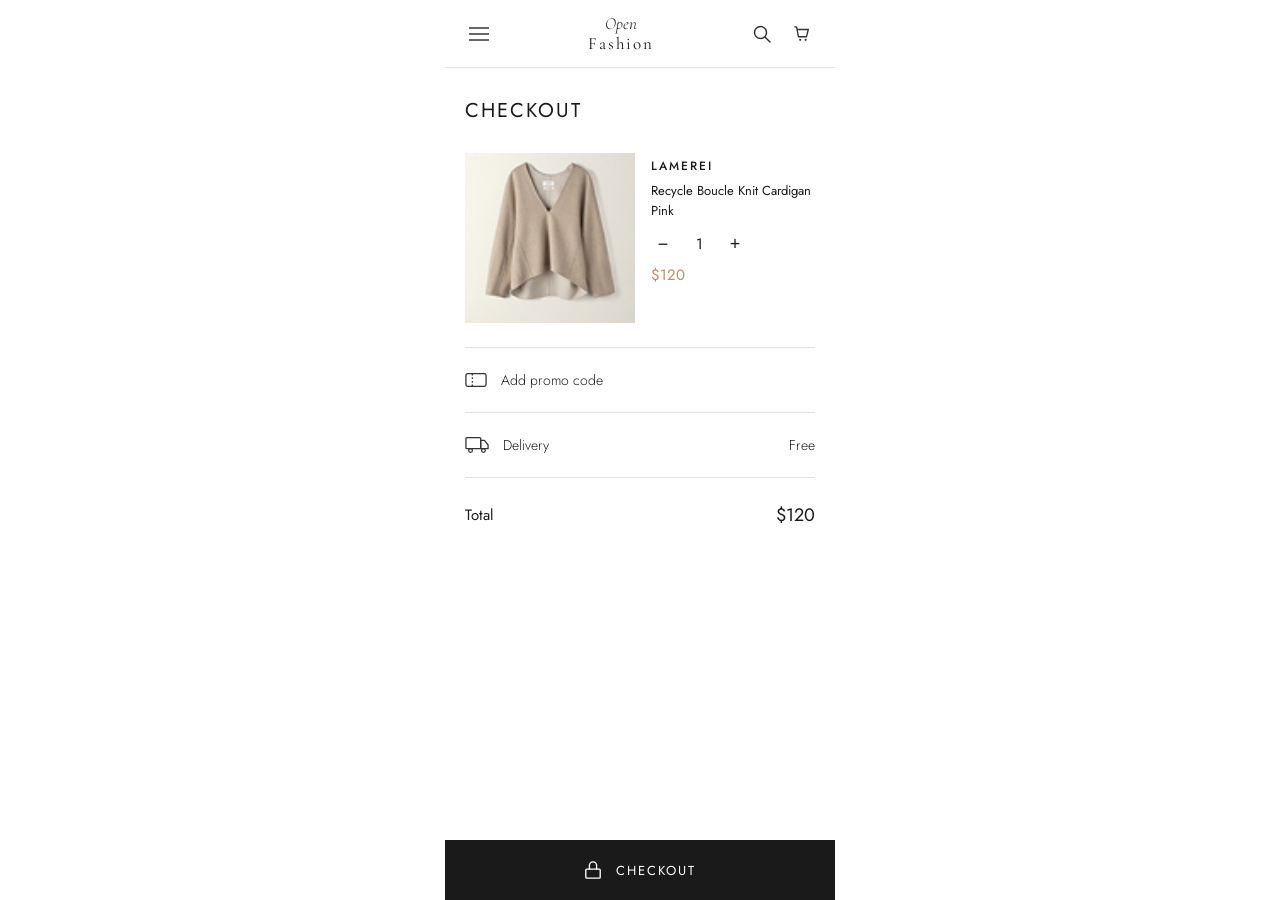
<file: pages/checkout.html>
<!DOCTYPE html>
<html lang="ko">
<head>
    <meta charset="UTF-8">
    <meta name="viewport" content="width=device-width, initial-scale=1.0">
    <title>Open Fashion - Checkout</title>
    <link rel="preconnect" href="https://fonts.googleapis.com">
    <link rel="preconnect" href="https://fonts.gstatic.com" crossorigin>
    <link href="https://fonts.googleapis.com/css2?family=Cormorant+Garamond:ital,wght@0,300;0,400;1,300;1,400&family=Jost:wght@300;400;500&display=swap" rel="stylesheet">
    <link rel="stylesheet" href="../src/css/checkout.css">
</head>
<body>

    
    <header class="header">
        <a href="menu.html" class="nav-btn" aria-label="Menu">
            <svg width="20" height="14" viewBox="0 0 20 14" fill="none">
                <line x1="0" y1="1" x2="20" y2="1" stroke="#333" stroke-width="1.5" stroke-linecap="round"/>
                <line x1="0" y1="7" x2="20" y2="7" stroke="#333" stroke-width="1.5" stroke-linecap="round"/>
                <line x1="0" y1="13" x2="20" y2="13" stroke="#333" stroke-width="1.5" stroke-linecap="round"/>
            </svg>
        </a>

        <div class="logo">
            <span class="logo-top">Open</span>
            <span class="logo-bottom">Fashion</span>
        </div>

        <div class="header-right">
            <a href="search.html" class="nav-btn" aria-label="Search">
                <svg width="18" height="18" viewBox="0 0 18 18" fill="none">
                    <circle cx="7.5" cy="7.5" r="6" stroke="#333" stroke-width="1.5"/>
                    <line x1="12.2" y1="12.2" x2="17" y2="17" stroke="#333" stroke-width="1.5" stroke-linecap="round"/>
                </svg>
            </a>
            <a href="checkout.html" class="nav-btn" aria-label="Cart">
                <svg width="18" height="18" viewBox="0 0 20 20" fill="none">
                    <path d="M2 2H4L6 13H15L17 5H4.5" stroke="#333" stroke-width="1.5" stroke-linecap="round" stroke-linejoin="round"/>
                    <circle cx="8" cy="16.5" r="1.2" fill="#333"/>
                    <circle cx="14" cy="16.5" r="1.2" fill="#333"/>
                </svg>
            </a>
        </div>
    </header>

    
    <main class="checkout-main">

        <h1 class="checkout-title">CHECKOUT</h1>

        
        <div class="cart-item">
            <div class="cart-img">
                <img src="../src/img/knit2.png" alt="Recycle Boucle Knit Cardigan Pink">
            </div>
            <div class="cart-info">
                <p class="cart-brand">LAMEREI</p>
                <p class="cart-name">Recycle Boucle Knit Cardigan Pink</p>
                <div class="cart-qty">
                    <button class="qty-btn" id="qty-minus">−</button>
                    <span class="qty-num" id="qty-value">1</span>
                    <button class="qty-btn" id="qty-plus">+</button>
                </div>
                <p class="cart-price">$120</p>
            </div>
        </div>

        <div class="divider"></div>

        
        <div class="cart-row">
            <div class="cart-row-left">
                <svg width="22" height="16" viewBox="0 0 24 16" fill="none">
                    <rect x="1" y="1" width="22" height="14" rx="2" stroke="#333" stroke-width="1.4"/>
                    <path d="M8 1V15" stroke="#333" stroke-width="1.4" stroke-dasharray="2 2"/>
                </svg>
                <span>Add promo code</span>
            </div>
        </div>

        <div class="divider"></div>

        
        <div class="cart-row">
            <div class="cart-row-left">
                <svg width="24" height="18" viewBox="0 0 26 18" fill="none">
                    <rect x="1" y="1" width="16" height="12" rx="1" stroke="#333" stroke-width="1.4"/>
                    <path d="M17 4H21L25 9V13H17V4Z" stroke="#333" stroke-width="1.4" stroke-linejoin="round"/>
                    <circle cx="6" cy="15" r="2" stroke="#333" stroke-width="1.4"/>
                    <circle cx="20" cy="15" r="2" stroke="#333" stroke-width="1.4"/>
                </svg>
                <span>Delivery</span>
            </div>
            <span class="cart-row-right">Free</span>
        </div>

        <div class="divider"></div>

        
        <div class="cart-total">
            <span>Total</span>
            <span class="total-price">$120</span>
        </div>

    </main>

    
    <div class="checkout-btn-wrap">
        <button class="checkout-btn">
            <svg width="18" height="20" viewBox="0 0 20 22" fill="none">
                <path d="M6 10V6C6 3.8 7.8 2 10 2C12.2 2 14 3.8 14 6V10" stroke="white" stroke-width="1.5" stroke-linecap="round"/>
                <rect x="2" y="10" width="16" height="10" rx="1" stroke="white" stroke-width="1.5"/>
            </svg>
            CHECKOUT
        </button>
    </div>

    <script>
        const minus = document.getElementById('qty-minus');
        const plus = document.getElementById('qty-plus');
        const val = document.getElementById('qty-value');
        let qty = 1;

        minus.addEventListener('click', () => {
            if (qty > 1) { qty--; val.textContent = qty; }
        });
        plus.addEventListener('click', () => {
            qty++; val.textContent = qty;
        });
    </script>

</body>
</html>
</file>
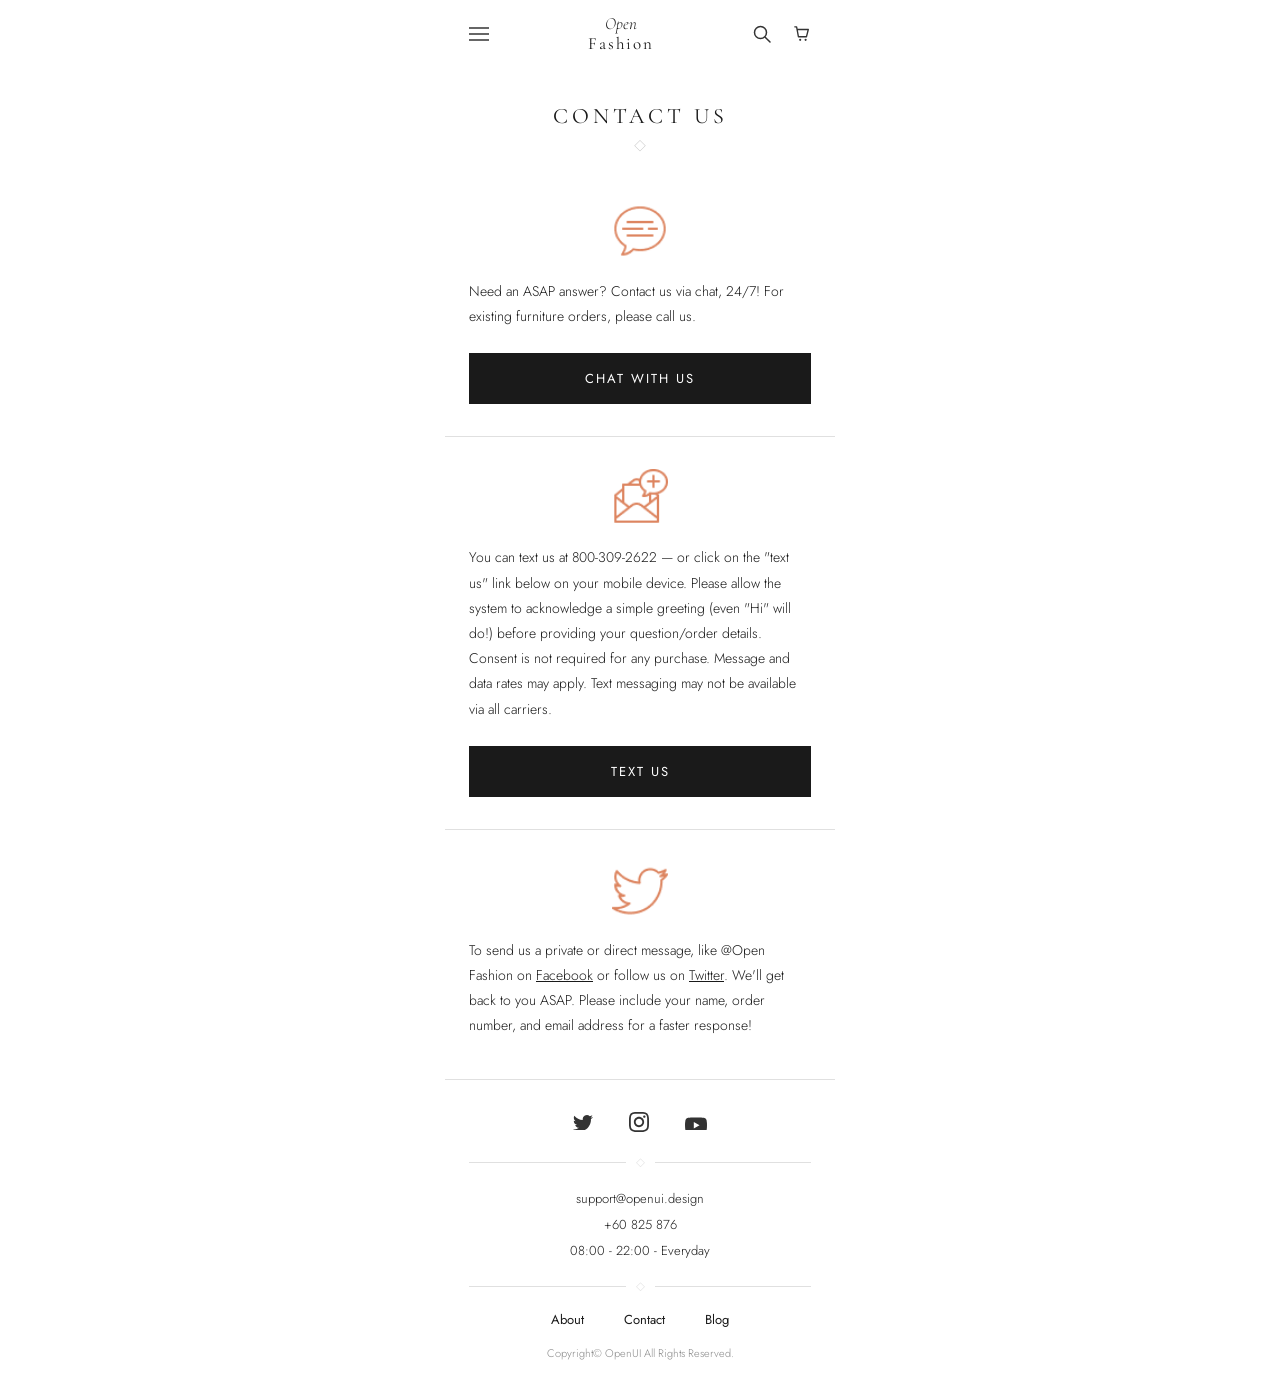
<file: pages/contact.html>
<!DOCTYPE html>
<html lang="ko">
<head>
    <meta charset="UTF-8">
    <meta name="viewport" content="width=device-width, initial-scale=1.0">
    <title>Open Fashion - Contact</title>
    <link rel="preconnect" href="https://fonts.googleapis.com">
    <link rel="preconnect" href="https://fonts.gstatic.com" crossorigin>
    <link href="https://fonts.googleapis.com/css2?family=Cormorant+Garamond:ital,wght@0,300;0,400;1,300;1,400&family=Jost:wght@300;400;500&display=swap" rel="stylesheet">
    <link rel="stylesheet" href="../src/css/contact.css">
</head>
<body>

    
    <header class="header">
        <a href="menu.html" class="nav-btn" aria-label="Menu">
            <svg width="20" height="14" viewBox="0 0 20 14" fill="none">
                <line x1="0" y1="1" x2="20" y2="1" stroke="#333" stroke-width="1.5" stroke-linecap="round"/>
                <line x1="0" y1="7" x2="20" y2="7" stroke="#333" stroke-width="1.5" stroke-linecap="round"/>
                <line x1="0" y1="13" x2="20" y2="13" stroke="#333" stroke-width="1.5" stroke-linecap="round"/>
            </svg>
        </a>

        <div class="logo">
            <span class="logo-top">Open</span>
            <span class="logo-bottom">Fashion</span>
        </div>

        <div class="header-right">
            <a href="search.html" class="nav-btn" aria-label="Search">
                <svg width="18" height="18" viewBox="0 0 18 18" fill="none">
                    <circle cx="7.5" cy="7.5" r="6" stroke="#333" stroke-width="1.5"/>
                    <line x1="12.2" y1="12.2" x2="17" y2="17" stroke="#333" stroke-width="1.5" stroke-linecap="round"/>
                </svg>
            </a>
            <a href="checkout.html" class="nav-btn" aria-label="Cart">
                <svg width="18" height="18" viewBox="0 0 20 20" fill="none">
                    <path d="M2 2H4L6 13H15L17 5H4.5" stroke="#333" stroke-width="1.5" stroke-linecap="round" stroke-linejoin="round"/>
                    <circle cx="8" cy="16.5" r="1.2" fill="#333"/>
                    <circle cx="14" cy="16.5" r="1.2" fill="#333"/>
                </svg>
            </a>
        </div>
    </header>

    
    <section class="contact-hero">
        <h1 class="page-title">CONTACT US</h1>
        <div class="ornament-divider">
            <span class="diamond">◇</span>
        </div>
    </section>

    
    <section class="contact-section">
        <div class="contact-icon">
            <img src="../src/img/ChatMessage.png" alt="Chat">
        </div>
        <p class="contact-desc">
            Need an ASAP answer? Contact us via chat, 24/7! For existing furniture orders, please call us.
        </p>
        <button class="contact-btn">CHAT WITH US</button>
    </section>

    
    <section class="contact-section">
        <div class="contact-icon">
            <img src="../src/img/AddMessage.png" alt="Text Us">
        </div>
        <p class="contact-desc">
            You can text us at 800-309-2622 — or click on the "text us" link below on your mobile device. Please allow the system to acknowledge a simple greeting (even "Hi" will do!) before providing your question/order details. Consent is not required for any purchase. Message and data rates may apply. Text messaging may not be available via all carriers.
        </p>
        <button class="contact-btn">TEXT US</button>
    </section>

    
    <section class="contact-section">
        <div class="contact-icon">
            <img src="../src/img/Twitter.png" alt="Twitter">
        </div>
        <p class="contact-desc">
            To send us a private or direct message, like @Open Fashion on <a href="#" class="contact-link">Facebook</a> or follow us on <a href="#" class="contact-link">Twitter</a>. We'll get back to you ASAP. Please include your name, order number, and email address for a faster response!
        </p>
    </section>

    
    <footer class="footer">
        <div class="social-icons">
            <a href="#" aria-label="Twitter">
                <svg width="20" height="17" viewBox="0 0 24 20" fill="#333">
                    <path d="M23.954 4.569a10 10 0 01-2.825.775 4.958 4.958 0 002.163-2.723c-.951.555-2.005.959-3.127 1.184a4.92 4.92 0 00-8.384 4.482C7.691 8.094 4.066 6.13 1.64 3.161a4.822 4.822 0 00-.666 2.475c0 1.71.87 3.213 2.188 4.096a4.904 4.904 0 01-2.228-.616v.061a4.923 4.923 0 003.946 4.827 4.996 4.996 0 01-2.212.085 4.937 4.937 0 004.604 3.417 9.868 9.868 0 01-6.102 2.105c-.39 0-.779-.023-1.17-.067a13.995 13.995 0 007.557 2.209c9.054 0 13.999-7.496 13.999-13.986 0-.209 0-.42-.015-.63a9.936 9.936 0 002.46-2.548l-.047-.02z"/>
                </svg>
            </a>
            <a href="#" aria-label="Instagram">
                <svg width="20" height="20" viewBox="0 0 24 24" fill="#333">
                    <path d="M12 2.163c3.204 0 3.584.012 4.85.07 3.252.148 4.771 1.691 4.919 4.919.058 1.265.069 1.645.069 4.849 0 3.205-.012 3.584-.069 4.849-.149 3.225-1.664 4.771-4.919 4.919-1.266.058-1.644.07-4.85.07-3.204 0-3.584-.012-4.849-.07-3.26-.149-4.771-1.699-4.919-4.92-.058-1.265-.07-1.644-.07-4.849 0-3.204.013-3.583.07-4.849.149-3.227 1.664-4.771 4.919-4.919 1.266-.057 1.645-.069 4.849-.069zm0-2.163c-3.259 0-3.667.014-4.947.072-4.358.2-6.78 2.618-6.98 6.98-.059 1.281-.073 1.689-.073 4.948 0 3.259.014 3.668.072 4.948.2 4.358 2.618 6.78 6.98 6.98 1.281.058 1.689.072 4.948.072 3.259 0 3.668-.014 4.948-.072 4.354-.2 6.782-2.618 6.979-6.98.059-1.28.073-1.689.073-4.948 0-3.259-.014-3.667-.072-4.947-.196-4.354-2.617-6.78-6.979-6.98-1.281-.059-1.69-.073-4.949-.073zm0 5.838c-3.403 0-6.162 2.759-6.162 6.162s2.759 6.163 6.162 6.163 6.162-2.759 6.162-6.163c0-3.403-2.759-6.162-6.162-6.162zm0 10.162c-2.209 0-4-1.79-4-4 0-2.209 1.791-4 4-4s4 1.791 4 4c0 2.21-1.791 4-4 4zm6.406-11.845c-.796 0-1.441.645-1.441 1.44s.645 1.44 1.441 1.44c.795 0 1.439-.645 1.439-1.44s-.644-1.44-1.439-1.44z"/>
                </svg>
            </a>
            <a href="#" aria-label="YouTube">
                <svg width="22" height="16" viewBox="0 0 24 17" fill="#333">
                    <path d="M23.495 6.205a3.007 3.007 0 00-2.088-2.088c-1.87-.501-9.396-.501-9.396-.501s-7.507-.01-9.396.501A3.007 3.007 0 00.527 6.205a31.247 31.247 0 00-.522 5.805 31.247 31.247 0 00.522 5.783 3.007 3.007 0 002.088 2.088c1.868.502 9.396.502 9.396.502s7.506 0 9.396-.502a3.007 3.007 0 002.088-2.088 31.247 31.247 0 00.5-5.783 31.247 31.247 0 00-.5-5.805zM9.609 15.601V8.408l6.264 3.602z"/>
                </svg>
            </a>
        </div>

        <div class="footer-divider">
            <span class="line"></span>
            <span class="diamond">◇</span>
            <span class="line"></span>
        </div>

        <address class="contact-info">
            <p>support@openui.design</p>
            <p>+60 825 876</p>
            <p>08:00 - 22:00 - Everyday</p>
        </address>

        <div class="footer-divider">
            <span class="line"></span>
            <span class="diamond">◇</span>
            <span class="line"></span>
        </div>

        <nav class="footer-nav">
            <a href="about.html">About</a>
            <a href="contact.html">Contact</a>
            <a href="blog.html">Blog</a>
        </nav>

        <p class="copyright">Copyright&copy; OpenUI All Rights Reserved.</p>
    </footer>

</body>
</html>
</file>
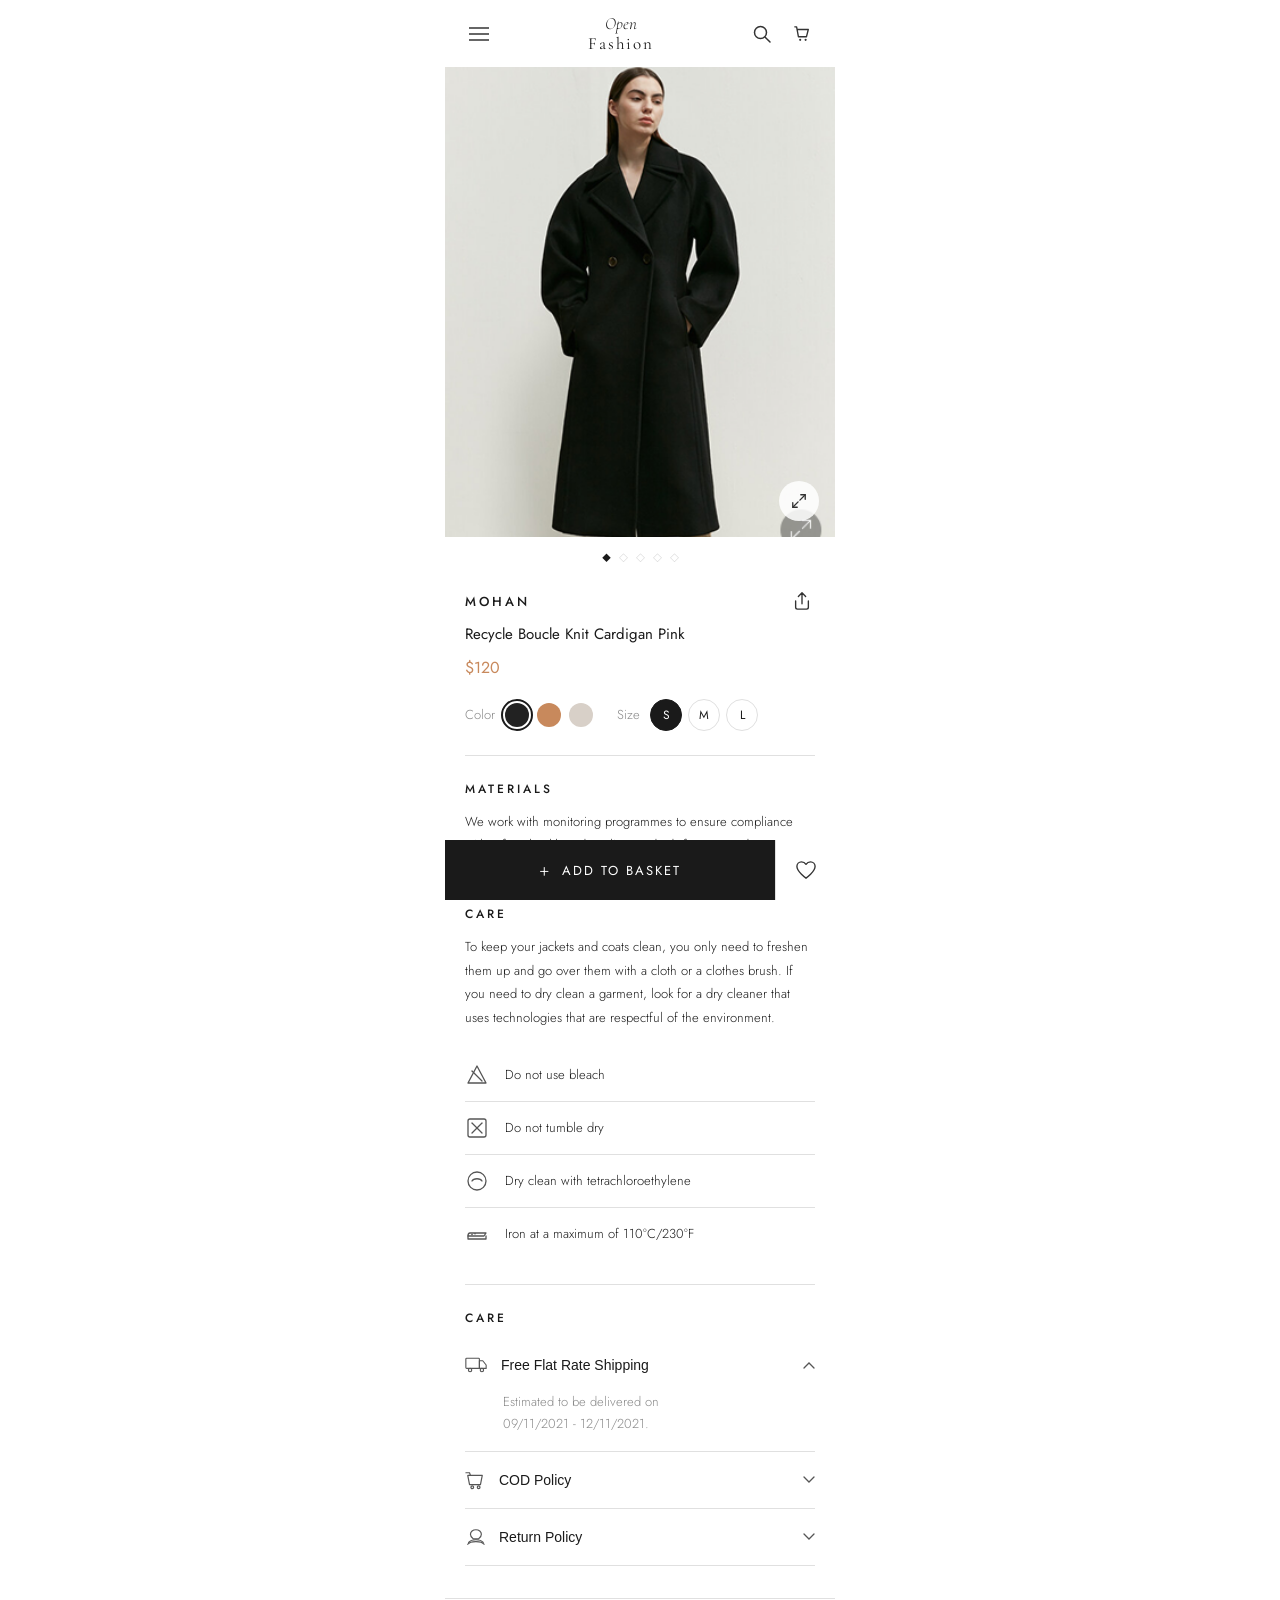
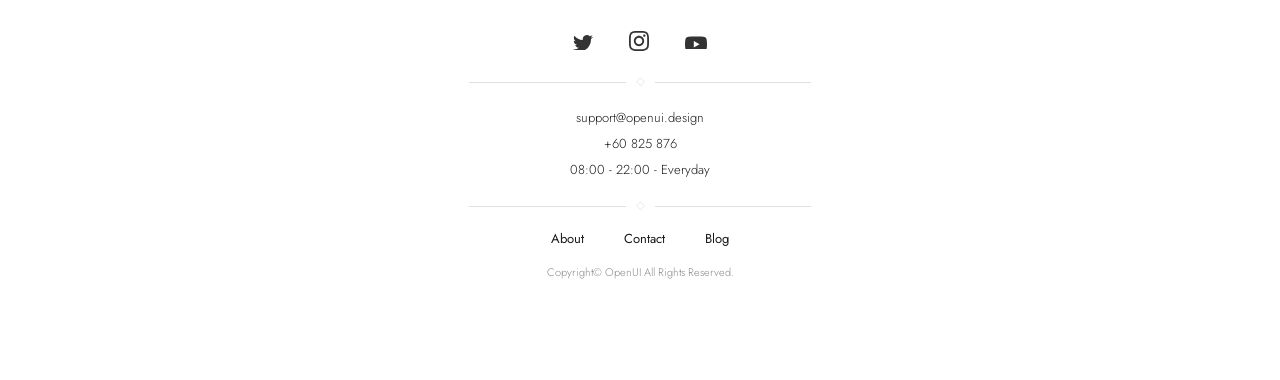
<file: pages/detail.html>
<!DOCTYPE html>
<html lang="ko">
<head>
    <meta charset="UTF-8">
    <meta name="viewport" content="width=device-width, initial-scale=1.0">
    <title>Open Fashion - Product Detail</title>
    <link rel="preconnect" href="https://fonts.googleapis.com">
    <link rel="preconnect" href="https://fonts.gstatic.com" crossorigin>
    <link href="https://fonts.googleapis.com/css2?family=Cormorant+Garamond:ital,wght@0,300;0,400;1,300;1,400&family=Jost:wght@300;400;500&display=swap" rel="stylesheet">
    <link rel="stylesheet" href="../src/css/detail.css">
</head>
<body>

    <header class="header">
        <a href="menu.html" class="nav-btn" aria-label="Menu">
            <svg width="20" height="14" viewBox="0 0 20 14" fill="none">
                <line x1="0" y1="1" x2="20" y2="1" stroke="#333" stroke-width="1.5" stroke-linecap="round"/>
                <line x1="0" y1="7" x2="20" y2="7" stroke="#333" stroke-width="1.5" stroke-linecap="round"/>
                <line x1="0" y1="13" x2="20" y2="13" stroke="#333" stroke-width="1.5" stroke-linecap="round"/>
            </svg>
        </a>
        <div class="logo">
            <span class="logo-top">Open</span>
            <span class="logo-bottom">Fashion</span>
        </div>
        <div class="header-right">
            <a href="search.html" class="nav-btn" aria-label="Search">
                <svg width="18" height="18" viewBox="0 0 18 18" fill="none">
                    <circle cx="7.5" cy="7.5" r="6" stroke="#333" stroke-width="1.5"/>
                    <line x1="12.2" y1="12.2" x2="17" y2="17" stroke="#333" stroke-width="1.5" stroke-linecap="round"/>
                </svg>
            </a>
            <a href="checkout.html" class="nav-btn" aria-label="Cart">
                <svg width="18" height="18" viewBox="0 0 20 20" fill="none">
                    <path d="M2 2H4L6 13H15L17 5H4.5" stroke="#333" stroke-width="1.5" stroke-linecap="round" stroke-linejoin="round"/>
                    <circle cx="8" cy="16.5" r="1.2" fill="#333"/>
                    <circle cx="14" cy="16.5" r="1.2" fill="#333"/>
                </svg>
            </a>
        </div>
    </header>

    <div class="product-img-wrap">
        <img src="../src/img/detail.png" alt="Recycle Boucle Knit Cardigan Pink" class="product-img">
        <button class="expand-btn" aria-label="Expand">
            <svg width="16" height="16" viewBox="0 0 18 18" fill="none">
                <path d="M11 2H16V7" stroke="#333" stroke-width="1.5" stroke-linecap="round" stroke-linejoin="round"/>
                <path d="M16 2L10 8" stroke="#333" stroke-width="1.5" stroke-linecap="round"/>
                <path d="M7 16H2V11" stroke="#333" stroke-width="1.5" stroke-linecap="round" stroke-linejoin="round"/>
                <path d="M2 16L8 10" stroke="#333" stroke-width="1.5" stroke-linecap="round"/>
            </svg>
        </button>
    </div>

    <div class="img-dots">
        <span class="dot active">◆</span>
        <span class="dot">◇</span>
        <span class="dot">◇</span>
        <span class="dot">◇</span>
        <span class="dot">◇</span>
    </div>

    <section class="product-info">
        <div class="product-top-row">
            <p class="product-brand">MOHAN</p>
            <button class="share-btn" aria-label="Share">
                <svg width="18" height="20" viewBox="0 0 18 22" fill="none">
                    <path d="M9 14V2M9 2L5 6M9 2L13 6" stroke="#333" stroke-width="1.5" stroke-linecap="round" stroke-linejoin="round"/>
                    <path d="M2 11V18C2 19.1 2.9 20 4 20H14C15.1 20 16 19.1 16 18V11" stroke="#333" stroke-width="1.5" stroke-linecap="round"/>
                </svg>
            </button>
        </div>
        <h1 class="product-name">Recycle Boucle Knit Cardigan Pink</h1>
        <p class="product-price">$120</p>

        <div class="selectors-row">
            <div class="color-selector">
                <span class="selector-label">Color</span>
                <div class="color-options">
                    <button class="color-btn active" style="background:#222;"></button>
                    <button class="color-btn" style="background:#c8895c;"></button>
                    <button class="color-btn" style="background:#d8d0c8;"></button>
                </div>
            </div>
            <div class="size-selector">
                <span class="selector-label">Size</span>
                <div class="size-options">
                    <button class="size-btn active">S</button>
                    <button class="size-btn">M</button>
                    <button class="size-btn">L</button>
                </div>
            </div>
        </div>
    </section>

    <div class="section-divider"></div>

    <section class="materials-section">
        <h2 class="detail-section-title">MATERIALS</h2>
        <p class="detail-text">We work with monitoring programmes to ensure compliance with safety, health and quality standards for our products.</p>
    </section>

    <div class="section-divider"></div>

    <section class="care-section">
        <h2 class="detail-section-title">CARE</h2>
        <p class="detail-text">To keep your jackets and coats clean, you only need to freshen them up and go over them with a cloth or a clothes brush. If you need to dry clean a garment, look for a dry cleaner that uses technologies that are respectful of the environment.</p>

        <ul class="care-list">
            <li class="care-item">
                <svg width="24" height="24" viewBox="0 0 24 24" fill="none">
                    <path d="M12 3L21 20H3L12 3Z" stroke="#555" stroke-width="1.3" stroke-linejoin="round"/>
                    <line x1="7" y1="8" x2="17" y2="18" stroke="#555" stroke-width="1.3" stroke-linecap="round"/>
                </svg>
                <span>Do not use bleach</span>
            </li>
            <li class="care-item">
                <svg width="24" height="24" viewBox="0 0 24 24" fill="none">
                    <rect x="3" y="3" width="18" height="18" rx="2" stroke="#555" stroke-width="1.3"/>
                    <line x1="7" y1="7" x2="17" y2="17" stroke="#555" stroke-width="1.3" stroke-linecap="round"/>
                    <line x1="17" y1="7" x2="7" y2="17" stroke="#555" stroke-width="1.3" stroke-linecap="round"/>
                </svg>
                <span>Do not tumble dry</span>
            </li>
            <li class="care-item">
                <svg width="24" height="24" viewBox="0 0 24 24" fill="none">
                    <circle cx="12" cy="12" r="9" stroke="#555" stroke-width="1.3"/>
                    <path d="M7 12C8.5 9 15.5 9 17 12" stroke="#555" stroke-width="1.3" stroke-linecap="round"/>
                </svg>
                <span>Dry clean with tetrachloroethylene</span>
            </li>
            <li class="care-item">
                <svg width="24" height="24" viewBox="0 0 24 24" fill="none">
                    <path d="M3 14H19L21 11H5C4 11 3 12 3 14Z" stroke="#555" stroke-width="1.3" stroke-linejoin="round"/>
                    <path d="M3 14V17H21V14" stroke="#555" stroke-width="1.3" stroke-linecap="round" stroke-linejoin="round"/>
                    <circle cx="7" cy="12.5" r="0.8" fill="#555"/>
                    <circle cx="10" cy="11.8" r="0.8" fill="#555"/>
                </svg>
                <span>Iron at a maximum of 110°C/230°F</span>
            </li>
        </ul>
    </section>

    <div class="section-divider"></div>

    <section class="shipping-section">
        <h2 class="detail-section-title">CARE</h2>

        <div class="accordion-item open">
            <button class="accordion-btn" onclick="toggleAccordion(this)">
                <div class="accordion-left">
                    <svg width="22" height="16" viewBox="0 0 26 18" fill="none">
                        <rect x="1" y="1" width="16" height="12" rx="1" stroke="#555" stroke-width="1.3"/>
                        <path d="M17 4H21L25 9V13H17V4Z" stroke="#555" stroke-width="1.3" stroke-linejoin="round"/>
                        <circle cx="6" cy="15" r="2" stroke="#555" stroke-width="1.3"/>
                        <circle cx="20" cy="15" r="2" stroke="#555" stroke-width="1.3"/>
                    </svg>
                    <span>Free Flat Rate Shipping</span>
                </div>
                <svg class="chevron" width="12" height="8" viewBox="0 0 12 8" fill="none">
                    <path d="M11 7L6 2L1 7" stroke="#555" stroke-width="1.3" stroke-linecap="round"/>
                </svg>
            </button>
            <div class="accordion-content">
                <p>Estimated to be delivered on<br>09/11/2021 - 12/11/2021.</p>
            </div>
        </div>

        <div class="accordion-item">
            <button class="accordion-btn" onclick="toggleAccordion(this)">
                <div class="accordion-left">
                    <svg width="20" height="20" viewBox="0 0 22 22" fill="none">
                        <path d="M3 6H19L17 16H5L3 6Z" stroke="#555" stroke-width="1.3" stroke-linejoin="round"/>
                        <path d="M1 3H5L6 6" stroke="#555" stroke-width="1.3" stroke-linecap="round"/>
                        <circle cx="8" cy="19" r="1.5" stroke="#555" stroke-width="1.3"/>
                        <circle cx="15" cy="19" r="1.5" stroke="#555" stroke-width="1.3"/>
                    </svg>
                    <span>COD Policy</span>
                </div>
                <svg class="chevron" width="12" height="8" viewBox="0 0 12 8" fill="none">
                    <path d="M1 1L6 6L11 1" stroke="#555" stroke-width="1.3" stroke-linecap="round"/>
                </svg>
            </button>
            <div class="accordion-content" style="display:none;">
                <p>Cash on delivery available for eligible orders.</p>
            </div>
        </div>

        <div class="accordion-item">
            <button class="accordion-btn" onclick="toggleAccordion(this)">
                <div class="accordion-left">
                    <svg width="20" height="20" viewBox="0 0 22 22" fill="none">
                        <path d="M18 8C18 5.2 15.3 3 12 3C8.7 3 6 5.2 6 8C6 11 9 13 9 13H15C15 13 18 11 18 8Z" stroke="#555" stroke-width="1.3"/>
                        <path d="M4 17C5.5 15 8 14 12 14C16 14 18.5 15 20 17" stroke="#555" stroke-width="1.3" stroke-linecap="round"/>
                        <path d="M3 19C4 17.5 7.5 16 12 16C16.5 16 20 17.5 21 19" stroke="#555" stroke-width="1.3" stroke-linecap="round"/>
                    </svg>
                    <span>Return Policy</span>
                </div>
                <svg class="chevron" width="12" height="8" viewBox="0 0 12 8" fill="none">
                    <path d="M1 1L6 6L11 1" stroke="#555" stroke-width="1.3" stroke-linecap="round"/>
                </svg>
            </button>
            <div class="accordion-content" style="display:none;">
                <p>Free returns within 30 days of purchase.</p>
            </div>
        </div>
    </section>

    <footer class="footer">
        <div class="social-icons">
            <a href="#" aria-label="Twitter">
                <svg width="20" height="17" viewBox="0 0 24 20" fill="#333">
                    <path d="M23.954 4.569a10 10 0 01-2.825.775 4.958 4.958 0 002.163-2.723c-.951.555-2.005.959-3.127 1.184a4.92 4.92 0 00-8.384 4.482C7.691 8.094 4.066 6.13 1.64 3.161a4.822 4.822 0 00-.666 2.475c0 1.71.87 3.213 2.188 4.096a4.904 4.904 0 01-2.228-.616v.061a4.923 4.923 0 003.946 4.827 4.996 4.996 0 01-2.212.085 4.937 4.937 0 004.604 3.417 9.868 9.868 0 01-6.102 2.105c-.39 0-.779-.023-1.17-.067a13.995 13.995 0 007.557 2.209c9.054 0 13.999-7.496 13.999-13.986 0-.209 0-.42-.015-.63a9.936 9.936 0 002.46-2.548l-.047-.02z"/>
                </svg>
            </a>
            <a href="#" aria-label="Instagram">
                <svg width="20" height="20" viewBox="0 0 24 24" fill="#333">
                    <path d="M12 2.163c3.204 0 3.584.012 4.85.07 3.252.148 4.771 1.691 4.919 4.919.058 1.265.069 1.645.069 4.849 0 3.205-.012 3.584-.069 4.849-.149 3.225-1.664 4.771-4.919 4.919-1.266.058-1.644.07-4.85.07-3.204 0-3.584-.012-4.849-.07-3.26-.149-4.771-1.699-4.919-4.92-.058-1.265-.07-1.644-.07-4.849 0-3.204.013-3.583.07-4.849.149-3.227 1.664-4.771 4.919-4.919 1.266-.057 1.645-.069 4.849-.069zm0-2.163c-3.259 0-3.667.014-4.947.072-4.358.2-6.78 2.618-6.98 6.98-.059 1.281-.073 1.689-.073 4.948 0 3.259.014 3.668.072 4.948.2 4.358 2.618 6.78 6.98 6.98 1.281.058 1.689.072 4.948.072 3.259 0 3.668-.014 4.948-.072 4.354-.2 6.782-2.618 6.979-6.98.059-1.28.073-1.689.073-4.948 0-3.259-.014-3.667-.072-4.947-.196-4.354-2.617-6.78-6.979-6.98-1.281-.059-1.69-.073-4.949-.073zm0 5.838c-3.403 0-6.162 2.759-6.162 6.162s2.759 6.163 6.162 6.163 6.162-2.759 6.162-6.163c0-3.403-2.759-6.162-6.162-6.162zm0 10.162c-2.209 0-4-1.79-4-4 0-2.209 1.791-4 4-4s4 1.791 4 4c0 2.21-1.791 4-4 4zm6.406-11.845c-.796 0-1.441.645-1.441 1.44s.645 1.44 1.441 1.44c.795 0 1.439-.645 1.439-1.44s-.644-1.44-1.439-1.44z"/>
                </svg>
            </a>
            <a href="#" aria-label="YouTube">
                <svg width="22" height="16" viewBox="0 0 24 17" fill="#333">
                    <path d="M23.495 6.205a3.007 3.007 0 00-2.088-2.088c-1.87-.501-9.396-.501-9.396-.501s-7.507-.01-9.396.501A3.007 3.007 0 00.527 6.205a31.247 31.247 0 00-.522 5.805 31.247 31.247 0 00.522 5.783 3.007 3.007 0 002.088 2.088c1.868.502 9.396.502 9.396.502s7.506 0 9.396-.502a3.007 3.007 0 002.088-2.088 31.247 31.247 0 00.5-5.783 31.247 31.247 0 00-.5-5.805zM9.609 15.601V8.408l6.264 3.602z"/>
                </svg>
            </a>
        </div>
        <div class="footer-divider">
            <span class="line"></span>
            <span class="diamond">◇</span>
            <span class="line"></span>
        </div>
        <address class="contact-info">
            <p>support@openui.design</p>
            <p>+60 825 876</p>
            <p>08:00 - 22:00 - Everyday</p>
        </address>
        <div class="footer-divider">
            <span class="line"></span>
            <span class="diamond">◇</span>
            <span class="line"></span>
        </div>
        <nav class="footer-nav">
            <a href="about.html">About</a>
            <a href="contact.html">Contact</a>
            <a href="blog.html">Blog</a>
        </nav>
        <p class="copyright">Copyright&copy; OpenUI All Rights Reserved.</p>
    </footer>

    <div class="bottom-bar">
        <button class="add-to-basket-btn">
            <span class="plus-icon">+</span>
            ADD TO BASKET
        </button>
        <button class="wishlist-btn" aria-label="Wishlist">
            <svg width="22" height="20" viewBox="0 0 24 22" fill="none">
                <path d="M12 20C12 20 2 13 2 7C2 4.2 4.2 2 7 2C9 2 10.9 3.1 12 4.8C13.1 3.1 15 2 17 2C19.8 2 22 4.2 22 7C22 13 12 20 12 20Z" stroke="#333" stroke-width="1.5" stroke-linejoin="round"/>
            </svg>
        </button>
    </div>

    <script>
        function toggleAccordion(btn) {
            const item = btn.closest('.accordion-item');
            const content = item.querySelector('.accordion-content');
            const chevron = btn.querySelector('.chevron');
            const isOpen = item.classList.contains('open');

            document.querySelectorAll('.accordion-item').forEach(i => {
                i.classList.remove('open');
                i.querySelector('.accordion-content').style.display = 'none';
                i.querySelector('.chevron path').setAttribute('d', 'M1 1L6 6L11 1');
            });

            if (!isOpen) {
                item.classList.add('open');
                content.style.display = 'block';
                chevron.querySelector('path').setAttribute('d', 'M11 7L6 2L1 7');
            }
        }

        document.querySelectorAll('.color-btn').forEach(btn => {
            btn.addEventListener('click', () => {
                document.querySelectorAll('.color-btn').forEach(b => b.classList.remove('active'));
                btn.classList.add('active');
            });
        });

        document.querySelectorAll('.size-btn').forEach(btn => {
            btn.addEventListener('click', () => {
                document.querySelectorAll('.size-btn').forEach(b => b.classList.remove('active'));
                btn.classList.add('active');
            });
        });
    </script>

</body>
</html>
</file>
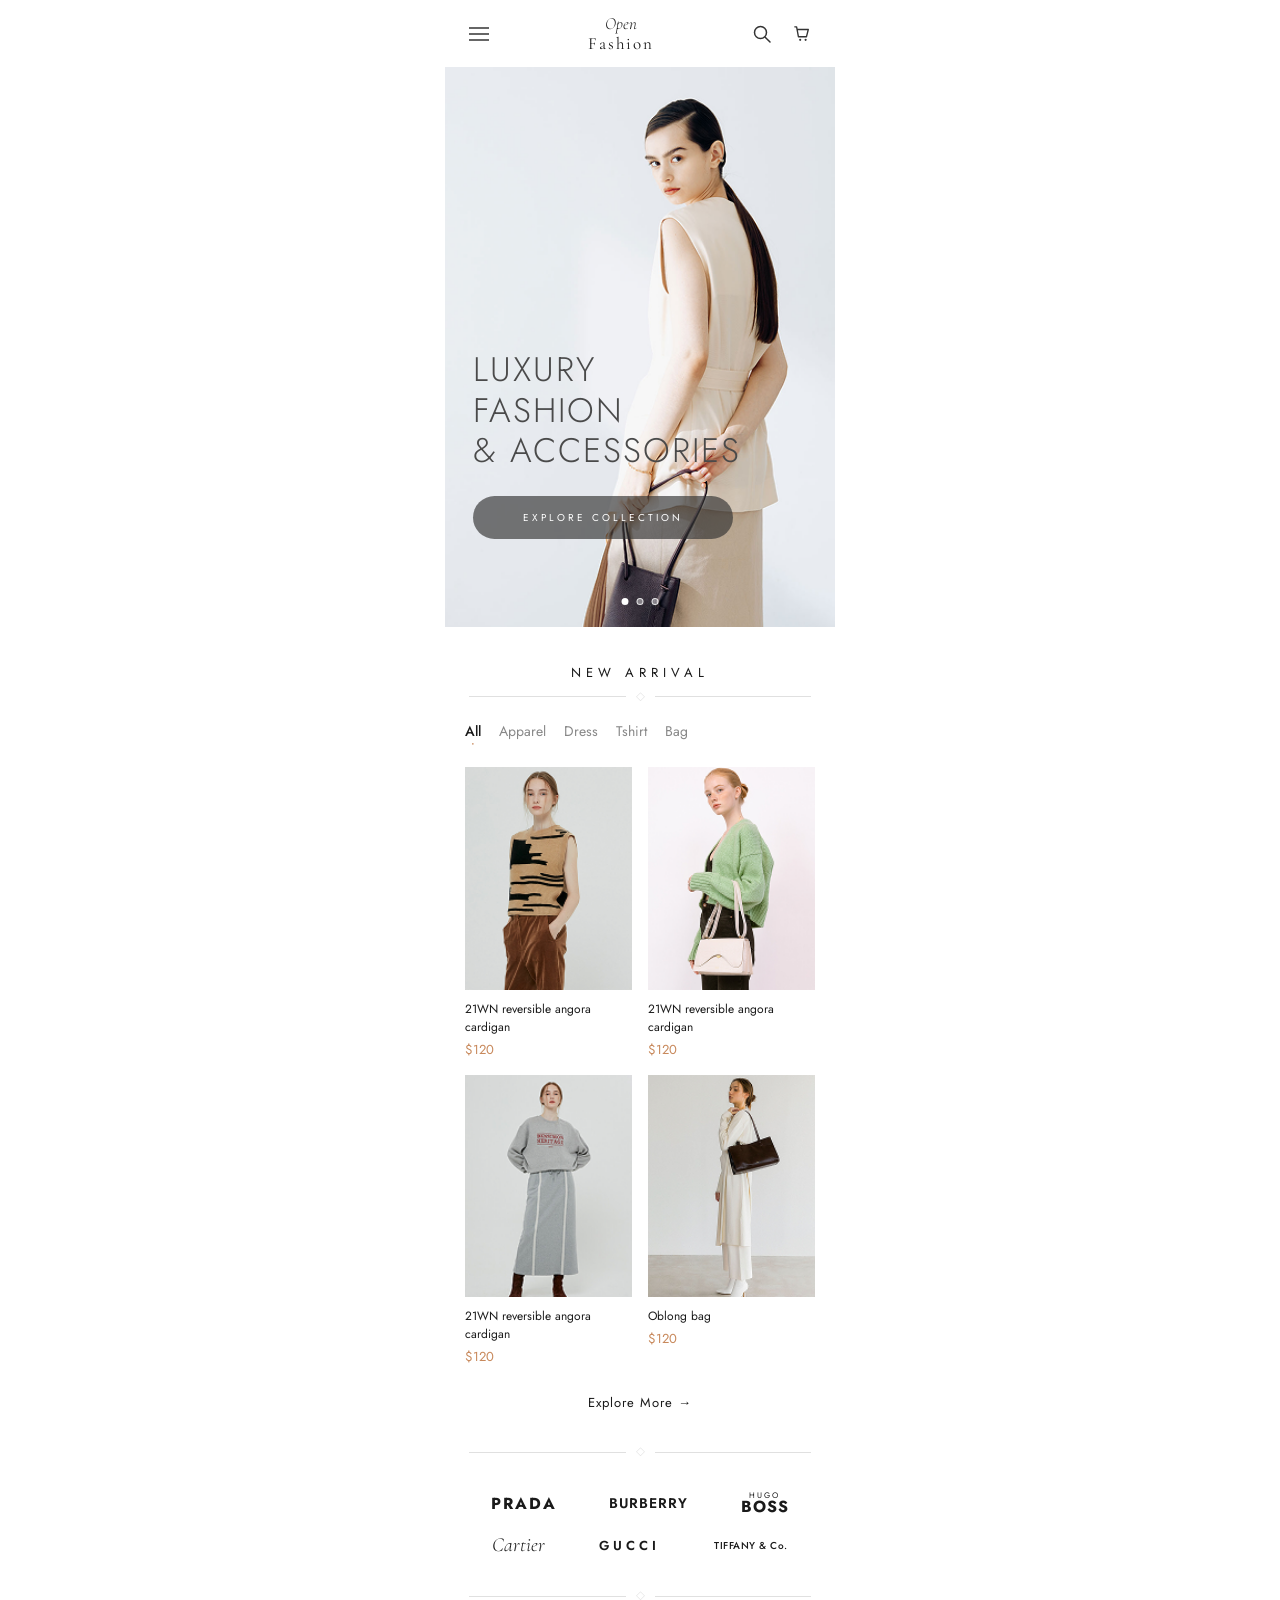
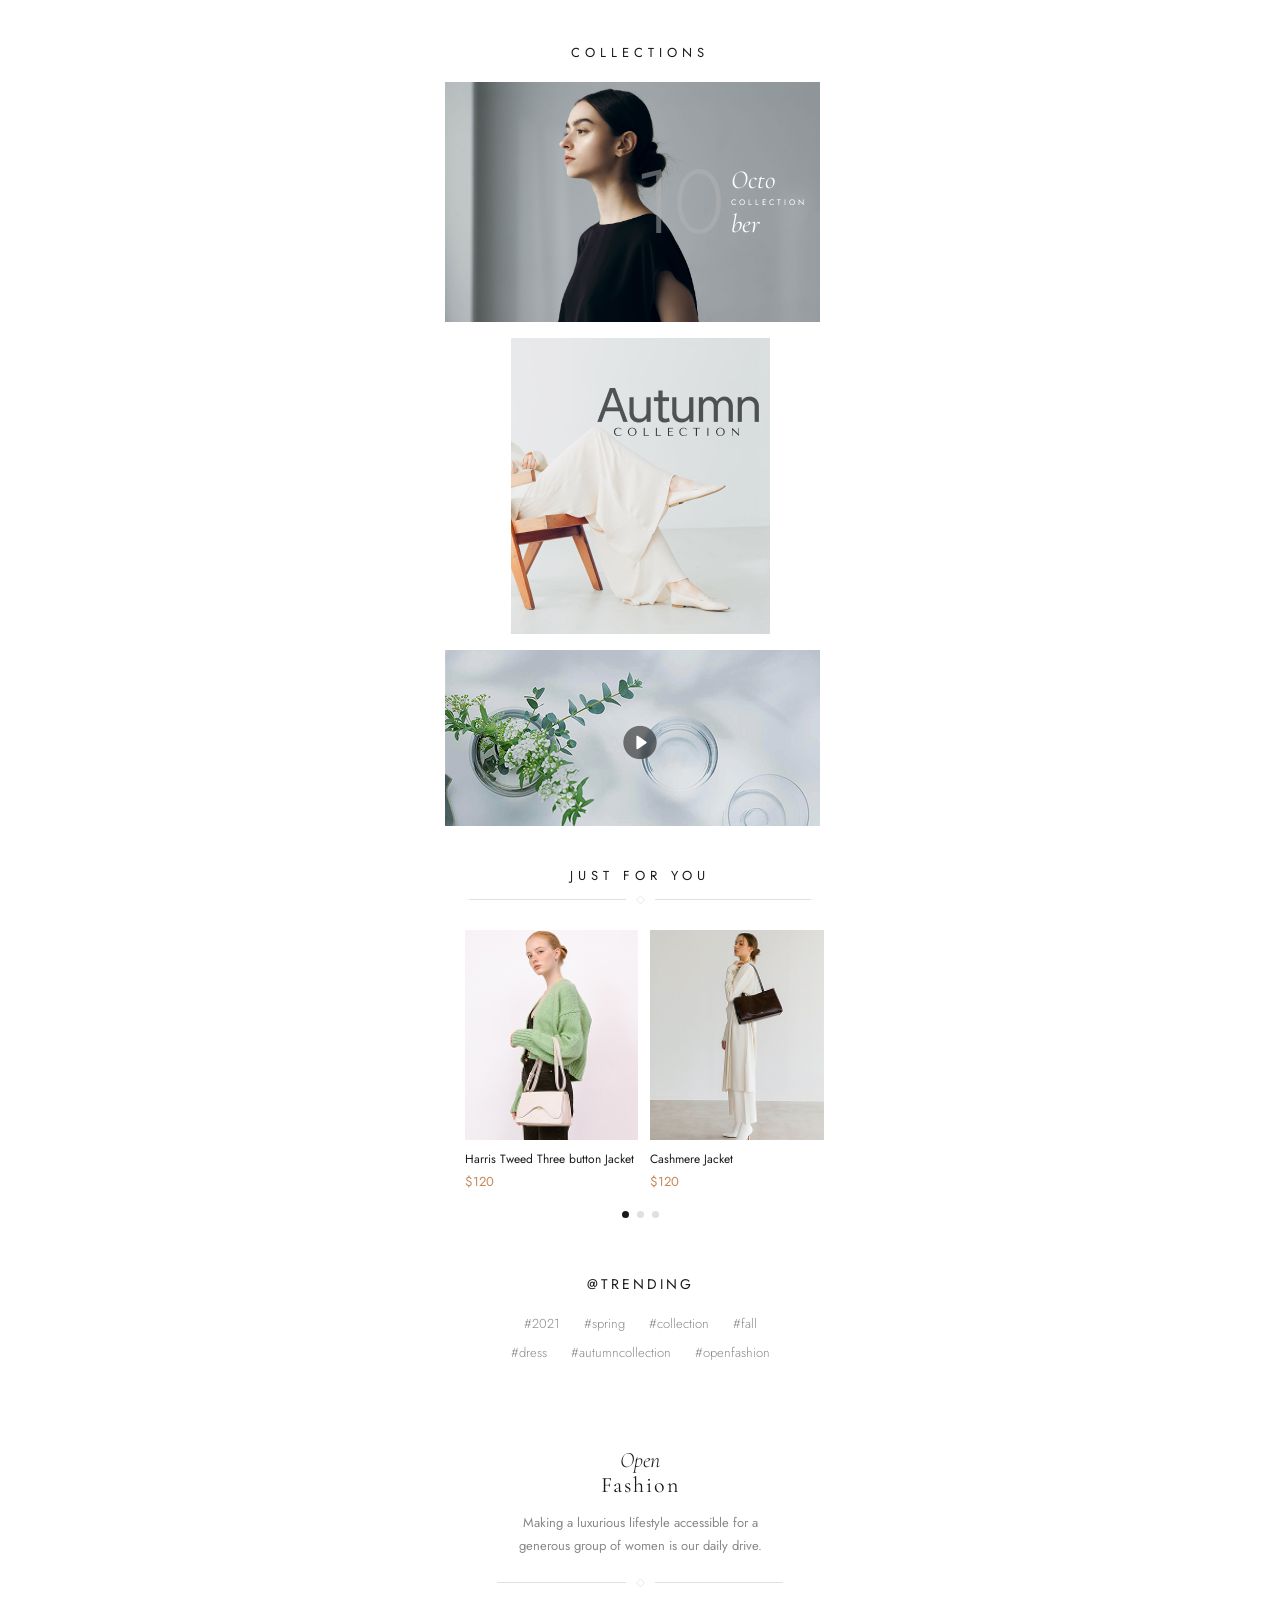
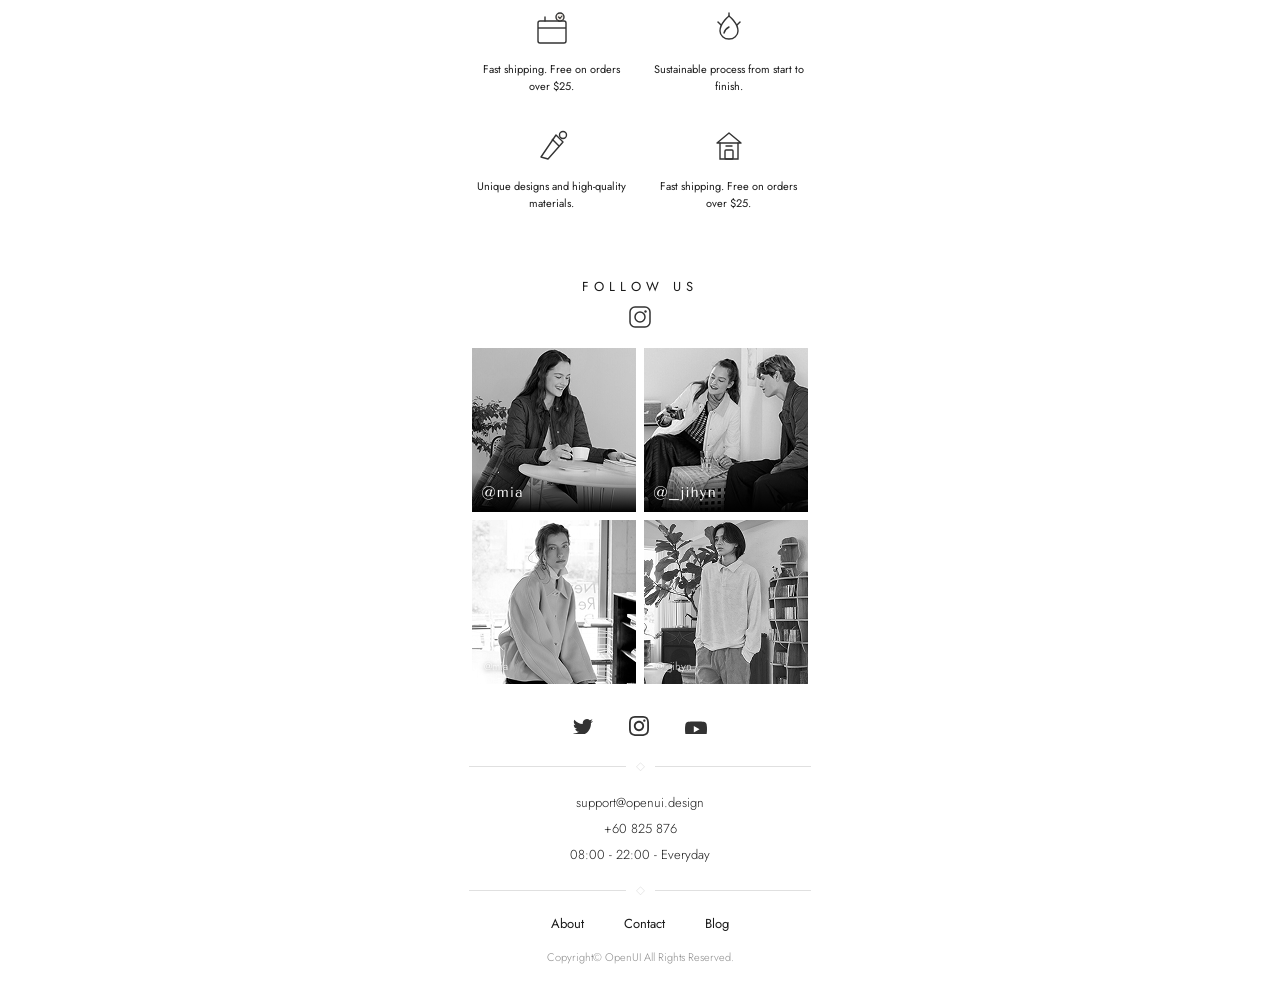
<file: pages/homepage.html>
<!DOCTYPE html>
<html lang="ko">
<head>
    <meta charset="UTF-8">
    <meta name="viewport" content="width=device-width, initial-scale=1.0">
    <title>Open Fashion</title>
    <link rel="preconnect" href="https://fonts.googleapis.com">
    <link rel="preconnect" href="https://fonts.gstatic.com" crossorigin>
    <link href="https://fonts.googleapis.com/css2?family=Cormorant+Garamond:ital,wght@0,300;0,400;1,300;1,400&family=Jost:wght@300;400;500&display=swap" rel="stylesheet">
    <link rel="stylesheet" href="../src/css/homepage.css">
</head>
<body>

    
    <div id="menu-overlay" class="menu-overlay">
        <div class="menu-panel">

            <button class="menu-close" id="menu-close">
                <svg width="16" height="16" viewBox="0 0 16 16" fill="none">
                    <line x1="1" y1="1" x2="15" y2="15" stroke="#333" stroke-width="1.5" stroke-linecap="round"/>
                    <line x1="15" y1="1" x2="1" y2="15" stroke="#333" stroke-width="1.5" stroke-linecap="round"/>
                </svg>
            </button>

            
            <div class="menu-tabs">
                <button class="menu-tab active">WOMEN</button>
                <button class="menu-tab">MAN</button>
                <button class="menu-tab">KIDS</button>
            </div>

            
            <ul class="menu-items">
                <li class="menu-item">
                    <a href="category.html" style="display:flex;justify-content:space-between;align-items:center;width:100%;color:inherit;text-decoration:none;">
                        <span>New</span>
                        <svg width="12" height="8" viewBox="0 0 12 8" fill="none">
                            <path d="M1 1L6 6L11 1" stroke="#999" stroke-width="1.3" stroke-linecap="round"/>
                        </svg>
                    </a>
                </li>
                <li class="menu-item">
                    <span>Apparel</span>
                    <svg width="12" height="8" viewBox="0 0 12 8" fill="none">
                        <path d="M1 1L6 6L11 1" stroke="#999" stroke-width="1.3" stroke-linecap="round"/>
                    </svg>
                </li>
                <li class="menu-item">
                    <span>Bag</span>
                    <svg width="12" height="8" viewBox="0 0 12 8" fill="none">
                        <path d="M1 1L6 6L11 1" stroke="#999" stroke-width="1.3" stroke-linecap="round"/>
                    </svg>
                </li>
                <li class="menu-item">
                    <span>Shoes</span>
                    <svg width="12" height="8" viewBox="0 0 12 8" fill="none">
                        <path d="M1 1L6 6L11 1" stroke="#999" stroke-width="1.3" stroke-linecap="round"/>
                    </svg>
                </li>
                <li class="menu-item">
                    <span>Beauty</span>
                    <svg width="12" height="8" viewBox="0 0 12 8" fill="none">
                        <path d="M1 1L6 6L11 1" stroke="#999" stroke-width="1.3" stroke-linecap="round"/>
                    </svg>
                </li>
                <li class="menu-item">
                    <span>Accessories</span>
                    <svg width="12" height="8" viewBox="0 0 12 8" fill="none">
                        <path d="M1 1L6 6L11 1" stroke="#999" stroke-width="1.3" stroke-linecap="round"/>
                    </svg>
                </li>
            </ul>

            
            <div class="menu-contact">
                <div class="menu-contact-item">
                    <svg width="18" height="18" viewBox="0 0 18 18" fill="none">
                        <path d="M15 11.5L12.5 14C10.3 13 8.2 11.5 6.5 9.8C4.8 8.1 3.3 6 2.3 3.8L4.8 1.3L7.5 4.5L6 6.5C6.8 7.5 8.2 9 9.5 10.2L11.5 8.7L15 11.5Z" stroke="#666" stroke-width="1.3" stroke-linejoin="round"/>
                    </svg>
                    <span>(786) 713-8616</span>
                </div>
                <div class="menu-contact-item">
                    <svg width="16" height="20" viewBox="0 0 16 20" fill="none">
                        <path d="M8 1C4.7 1 2 3.7 2 7C2 12 8 19 8 19C8 19 14 12 14 7C14 3.7 11.3 1 8 1Z" stroke="#666" stroke-width="1.3"/>
                        <circle cx="8" cy="7" r="2.5" stroke="#666" stroke-width="1.3"/>
                    </svg>
                    <span>Store locator</span>
                </div>
            </div>

            
            <div class="menu-divider">
                <span class="line"></span>
                <span class="diamond">◇</span>
                <span class="line"></span>
            </div>

            
            <div class="menu-social">
                <a href="#" aria-label="Twitter">
                    <svg width="20" height="17" viewBox="0 0 24 20" fill="#333">
                        <path d="M23.954 4.569a10 10 0 01-2.825.775 4.958 4.958 0 002.163-2.723c-.951.555-2.005.959-3.127 1.184a4.92 4.92 0 00-8.384 4.482C7.691 8.094 4.066 6.13 1.64 3.161a4.822 4.822 0 00-.666 2.475c0 1.71.87 3.213 2.188 4.096a4.904 4.904 0 01-2.228-.616v.061a4.923 4.923 0 003.946 4.827 4.996 4.996 0 01-2.212.085 4.937 4.937 0 004.604 3.417 9.868 9.868 0 01-6.102 2.105c-.39 0-.779-.023-1.17-.067a13.995 13.995 0 007.557 2.209c9.054 0 13.999-7.496 13.999-13.986 0-.209 0-.42-.015-.63a9.936 9.936 0 002.46-2.548l-.047-.02z"/>
                    </svg>
                </a>
                <a href="#" aria-label="Instagram">
                    <svg width="20" height="20" viewBox="0 0 24 24" fill="#333">
                        <path d="M12 2.163c3.204 0 3.584.012 4.85.07 3.252.148 4.771 1.691 4.919 4.919.058 1.265.069 1.645.069 4.849 0 3.205-.012 3.584-.069 4.849-.149 3.225-1.664 4.771-4.919 4.919-1.266.058-1.644.07-4.85.07-3.204 0-3.584-.012-4.849-.07-3.26-.149-4.771-1.699-4.919-4.92-.058-1.265-.07-1.644-.07-4.849 0-3.204.013-3.583.07-4.849.149-3.227 1.664-4.771 4.919-4.919 1.266-.057 1.645-.069 4.849-.069zm0-2.163c-3.259 0-3.667.014-4.947.072-4.358.2-6.78 2.618-6.98 6.98-.059 1.281-.073 1.689-.073 4.948 0 3.259.014 3.668.072 4.948.2 4.358 2.618 6.78 6.98 6.98 1.281.058 1.689.072 4.948.072 3.259 0 3.668-.014 4.948-.072 4.354-.2 6.782-2.618 6.979-6.98.059-1.28.073-1.689.073-4.948 0-3.259-.014-3.667-.072-4.947-.196-4.354-2.617-6.78-6.979-6.98-1.281-.059-1.69-.073-4.949-.073zm0 5.838c-3.403 0-6.162 2.759-6.162 6.162s2.759 6.163 6.162 6.163 6.162-2.759 6.162-6.163c0-3.403-2.759-6.162-6.162-6.162zm0 10.162c-2.209 0-4-1.79-4-4 0-2.209 1.791-4 4-4s4 1.791 4 4c0 2.21-1.791 4-4 4zm6.406-11.845c-.796 0-1.441.645-1.441 1.44s.645 1.44 1.441 1.44c.795 0 1.439-.645 1.439-1.44s-.644-1.44-1.439-1.44z"/>
                    </svg>
                </a>
                <a href="#" aria-label="YouTube">
                    <svg width="22" height="16" viewBox="0 0 24 17" fill="#333">
                        <path d="M23.495 6.205a3.007 3.007 0 00-2.088-2.088c-1.87-.501-9.396-.501-9.396-.501s-7.507-.01-9.396.501A3.007 3.007 0 00.527 6.205a31.247 31.247 0 00-.522 5.805 31.247 31.247 0 00.522 5.783 3.007 3.007 0 002.088 2.088c1.868.502 9.396.502 9.396.502s7.506 0 9.396-.502a3.007 3.007 0 002.088-2.088 31.247 31.247 0 00.5-5.783 31.247 31.247 0 00-.5-5.805zM9.609 15.601V8.408l6.264 3.602z"/>
                    </svg>
                </a>
            </div>

        </div>
    </div>

    
    <header class="header">
        <a href="menu.html" class="nav-btn" aria-label="Menu">
            <svg width="20" height="14" viewBox="0 0 20 14" fill="none">
                <line x1="0" y1="1" x2="20" y2="1" stroke="#333" stroke-width="1.5" stroke-linecap="round"/>
                <line x1="0" y1="7" x2="20" y2="7" stroke="#333" stroke-width="1.5" stroke-linecap="round"/>
                <line x1="0" y1="13" x2="20" y2="13" stroke="#333" stroke-width="1.5" stroke-linecap="round"/>
            </svg>
        </a>

        <div class="logo">
            <span class="logo-top">Open</span>
            <span class="logo-bottom">Fashion</span>
        </div>

        <div class="header-right">
            <a href="search.html" class="nav-btn" aria-label="Search">
                <svg width="18" height="18" viewBox="0 0 18 18" fill="none">
                    <circle cx="7.5" cy="7.5" r="6" stroke="#333" stroke-width="1.5"/>
                    <line x1="12.2" y1="12.2" x2="17" y2="17" stroke="#333" stroke-width="1.5" stroke-linecap="round"/>
                </svg>
            </a>
            <a href="checkout.html" class="nav-btn" aria-label="Cart">
                <svg width="18" height="18" viewBox="0 0 20 20" fill="none">
                    <path d="M2 2H4L6 13H15L17 5H4.5" stroke="#333" stroke-width="1.5" stroke-linecap="round" stroke-linejoin="round"/>
                    <circle cx="8" cy="16.5" r="1.2" fill="#333"/>
                    <circle cx="14" cy="16.5" r="1.2" fill="#333"/>
                </svg>
            </a>
        </div>
    </header>

    
    <section class="hero">
        <img src="../src/img/homepage.png" alt="Luxury Fashion &amp; Accessories" class="hero-img">
        <div class="hero-overlay">
            <h1 class="hero-title">LUXURY<br>FASHION<br>&amp; ACCESSORIES</h1>
            <button class="hero-btn">EXPLORE COLLECTION</button>
        </div>
        <div class="hero-indicators">
            <span class="indicator active"></span>
            <span class="indicator"></span>
            <span class="indicator"></span>
        </div>
    </section>

    
    <section class="new-arrival">
        <h2 class="section-title">NEW ARRIVAL</h2>
        <div class="ornament-divider">
            <span class="line"></span>
            <span class="diamond">◇</span>
            <span class="line"></span>
        </div>

        <nav class="filter-tabs">
            <button class="tab-btn active">All</button>
            <button class="tab-btn">Apparel</button>
            <button class="tab-btn">Dress</button>
            <button class="tab-btn">Tshirt</button>
            <button class="tab-btn">Bag</button>
        </nav>

        <div class="product-grid">
            <article class="product-card">
                <div class="product-img-wrap">
                    <img src="../src/img/21wn.png" alt="21WN reversible angora cardigan">
                </div>
                <h3 class="product-name">21WN reversible angora cardigan</h3>
                <p class="product-price">$120</p>
            </article>
            <article class="product-card">
                <div class="product-img-wrap">
                    <img src="../src/img/21wn2.png" alt="21WN reversible angora cardigan">
                </div>
                <h3 class="product-name">21WN reversible angora cardigan</h3>
                <p class="product-price">$120</p>
            </article>
            <article class="product-card">
                <div class="product-img-wrap">
                    <img src="../src/img/21wn3.png" alt="21WN reversible angora cardigan">
                </div>
                <h3 class="product-name">21WN reversible angora cardigan</h3>
                <p class="product-price">$120</p>
            </article>
            <article class="product-card">
                <div class="product-img-wrap">
                    <img src="../src/img/21wn4.png" alt="Oblong bag">
                </div>
                <h3 class="product-name">Oblong bag</h3>
                <p class="product-price">$120</p>
            </article>
        </div>

        <div class="explore-more-wrap">
            <a href="#" class="explore-more">Explore More &rarr;</a>
        </div>
    </section>

    
    <div class="section-divider">
        <span class="line"></span>
        <span class="diamond">◇</span>
        <span class="line"></span>
    </div>

    <section class="brands">
        <div class="brand-row">
            <span class="brand-name prada">PRADA</span>
            <span class="brand-name">BURBERRY</span>
            <div class="brand-name boss">
                <span class="boss-hugo">HUGO</span>
                <span class="boss-main">BOSS</span>
            </div>
        </div>
        <div class="brand-row">
            <span class="brand-name cartier">Cartier</span>
            <span class="brand-name gucci">GUCCI</span>
            <span class="brand-name tiffany">TIFFANY &amp; Co.</span>
        </div>
    </section>

    <div class="section-divider">
        <span class="line"></span>
        <span class="diamond">◇</span>
        <span class="line"></span>
    </div>

    
    <section class="collections">
        <h2 class="section-title">COLLECTIONS</h2>

        
        <div class="collection-card october">
            <img src="../src/img/october.png" alt="October Collection">
            <div class="october-overlay">
                <div class="october-content">
                    <span class="october-num">10</span>
                    <div class="october-text">
                        <span class="octo">Octo</span>
                        <span class="col-label">COLLECTION</span>
                        <span class="ber">ber</span>
                    </div>
                </div>
            </div>
        </div>

        
        <div class="collection-card autumn">
            <img src="../src/img/autumn.png" alt="Autumn Collection">
        </div>

        
        <div class="collection-video">
            <img src="../src/img/hp.png" alt="Video">
        </div>
    </section>

    
    <section class="just-for-you">
        <h2 class="section-title">JUST FOR YOU</h2>
        <div class="ornament-divider">
            <span class="line"></span>
            <span class="diamond">◇</span>
            <span class="line"></span>
        </div>

        <div class="scroll-container">
            <article class="product-card">
                <div class="product-img-wrap">
                    <img src="../src/img/21wn2.png" alt="Harris Tweed Three button Jacket">
                </div>
                <h3 class="product-name">Harris Tweed Three button Jacket</h3>
                <p class="product-price">$120</p>
            </article>
            <article class="product-card">
                <div class="product-img-wrap">
                    <img src="../src/img/21wn4.png" alt="Cashmere Jacket">
                </div>
                <h3 class="product-name">Cashmere Jacket</h3>
                <p class="product-price">$120</p>
            </article>
            <article class="product-card">
                <div class="product-img-wrap">
                    <img src="../src/img/21wn.png" alt="Angora Cardigan">
                </div>
                <h3 class="product-name">Angora Cardigan</h3>
                <p class="product-price">$120</p>
            </article>
        </div>

        <div class="dots">
            <span class="dot active"></span>
            <span class="dot"></span>
            <span class="dot"></span>
        </div>
    </section>

    
    <section class="trending">
        <h2 class="section-title">@TRENDING</h2>
        <div class="hashtag-row">
            <span class="hashtag">#2021</span>
            <span class="hashtag">#spring</span>
            <span class="hashtag">#collection</span>
            <span class="hashtag">#fall</span>
        </div>
        <div class="hashtag-row">
            <span class="hashtag">#dress</span>
            <span class="hashtag">#autumncollection</span>
            <span class="hashtag">#openfashion</span>
        </div>
    </section>

    
    <section class="brand-info">
        <div class="brand-info-logo">
            <span class="logo-top">Open</span>
            <span class="logo-bottom">Fashion</span>
        </div>

        <p class="brand-tagline">Making a luxurious lifestyle accessible for a generous group of women is our daily drive.</p>

        <div class="ornament-divider">
            <span class="line"></span>
            <span class="diamond">◇</span>
            <span class="line"></span>
        </div>

        <div class="features-grid">
            <div class="feature-item">
                <div class="feature-icon">
                    <svg viewBox="0 0 44 44" fill="none" width="44" height="44">
                        <rect x="8" y="14" width="28" height="22" rx="2" stroke="#333" stroke-width="1.4"/>
                        <path d="M8 21H36" stroke="#333" stroke-width="1.4"/>
                        <path d="M15 14V10" stroke="#333" stroke-width="1.4" stroke-linecap="round"/>
                        <path d="M29 14V10" stroke="#333" stroke-width="1.4" stroke-linecap="round"/>
                        <circle cx="30" cy="10" r="4" fill="#f5f0eb" stroke="#333" stroke-width="1.4"/>
                        <path d="M28.5 10L30 11.5L32 9" stroke="#333" stroke-width="1.2" stroke-linecap="round" stroke-linejoin="round"/>
                    </svg>
                </div>
                <p>Fast shipping. Free on orders over $25.</p>
            </div>
            <div class="feature-item">
                <div class="feature-icon">
                    <svg viewBox="0 0 44 44" fill="none" width="44" height="44">
                        <path d="M22 9C22 9 13 16 13 24C13 28.4 17.1 32 22 32C26.9 32 31 28.4 31 24C31 16 22 9 22 9Z" stroke="#333" stroke-width="1.4"/>
                        <path d="M17 26C17 26 18 22 22 20" stroke="#333" stroke-width="1.4" stroke-linecap="round"/>
                        <path d="M14 18L11 15" stroke="#333" stroke-width="1.4" stroke-linecap="round"/>
                        <path d="M30 18L33 15" stroke="#333" stroke-width="1.4" stroke-linecap="round"/>
                        <path d="M22 9V6" stroke="#333" stroke-width="1.4" stroke-linecap="round"/>
                    </svg>
                </div>
                <p>Sustainable process from start to finish.</p>
            </div>
            <div class="feature-item">
                <div class="feature-icon">
                    <svg viewBox="0 0 44 44" fill="none" width="44" height="44">
                        <path d="M11 33L26 11L33 18L18 35L11 33Z" stroke="#333" stroke-width="1.4" stroke-linejoin="round"/>
                        <path d="M22 15L29 22" stroke="#333" stroke-width="1.4"/>
                        <circle cx="33" cy="11" r="3.5" stroke="#333" stroke-width="1.4"/>
                    </svg>
                </div>
                <p>Unique designs and high-quality materials.</p>
            </div>
            <div class="feature-item">
                <div class="feature-icon">
                    <svg viewBox="0 0 44 44" fill="none" width="44" height="44">
                        <path d="M22 9L34 19H10L22 9Z" stroke="#333" stroke-width="1.4" stroke-linejoin="round"/>
                        <path d="M13 19V35H31V19" stroke="#333" stroke-width="1.4" stroke-linecap="round"/>
                        <rect x="18" y="26" width="8" height="9" rx="1" stroke="#333" stroke-width="1.4"/>
                        <path d="M19 22H25" stroke="#333" stroke-width="1.4" stroke-linecap="round"/>
                    </svg>
                </div>
                <p>Fast shipping. Free on orders over $25.</p>
            </div>
        </div>

    </section>

    
    <section class="follow-us">

        <h2 class="section-title">FOLLOW US</h2>

        <div class="instagram-icon">
            <svg width="22" height="22" viewBox="0 0 22 22" fill="none">
                <rect x="1" y="1" width="20" height="20" rx="5" stroke="#333" stroke-width="1.5"/>
                <circle cx="11" cy="11" r="5" stroke="#333" stroke-width="1.5"/>
                <circle cx="16.5" cy="5.5" r="1.2" fill="#333"/>
            </svg>
        </div>

        <div class="follow-grid">
            <div class="follow-item">
                <img src="../src/img/mia.png" alt="@mia">
            </div>
            <div class="follow-item">
                <img src="../src/img/jihyn.png" alt="@_jihyn">
            </div>
            <div class="follow-item">
                <img src="../src/img/mia2.png" alt="@mia">
                <span class="follow-name">@mia</span>
            </div>
            <div class="follow-item">
                <img src="../src/img/jihyn2.png" alt="@_jihyn">
                <span class="follow-name">@_jihyn</span>
            </div>
        </div>
    </section>

    
    <footer class="footer">
        <div class="social-icons">
            <a href="#" aria-label="Twitter">
                <svg width="20" height="17" viewBox="0 0 24 20" fill="#333">
                    <path d="M23.954 4.569a10 10 0 01-2.825.775 4.958 4.958 0 002.163-2.723c-.951.555-2.005.959-3.127 1.184a4.92 4.92 0 00-8.384 4.482C7.691 8.094 4.066 6.13 1.64 3.161a4.822 4.822 0 00-.666 2.475c0 1.71.87 3.213 2.188 4.096a4.904 4.904 0 01-2.228-.616v.061a4.923 4.923 0 003.946 4.827 4.996 4.996 0 01-2.212.085 4.937 4.937 0 004.604 3.417 9.868 9.868 0 01-6.102 2.105c-.39 0-.779-.023-1.17-.067a13.995 13.995 0 007.557 2.209c9.054 0 13.999-7.496 13.999-13.986 0-.209 0-.42-.015-.63a9.936 9.936 0 002.46-2.548l-.047-.02z"/>
                </svg>
            </a>
            <a href="#" aria-label="Instagram">
                <svg width="20" height="20" viewBox="0 0 24 24" fill="#333">
                    <path d="M12 2.163c3.204 0 3.584.012 4.85.07 3.252.148 4.771 1.691 4.919 4.919.058 1.265.069 1.645.069 4.849 0 3.205-.012 3.584-.069 4.849-.149 3.225-1.664 4.771-4.919 4.919-1.266.058-1.644.07-4.85.07-3.204 0-3.584-.012-4.849-.07-3.26-.149-4.771-1.699-4.919-4.92-.058-1.265-.07-1.644-.07-4.849 0-3.204.013-3.583.07-4.849.149-3.227 1.664-4.771 4.919-4.919 1.266-.057 1.645-.069 4.849-.069zm0-2.163c-3.259 0-3.667.014-4.947.072-4.358.2-6.78 2.618-6.98 6.98-.059 1.281-.073 1.689-.073 4.948 0 3.259.014 3.668.072 4.948.2 4.358 2.618 6.78 6.98 6.98 1.281.058 1.689.072 4.948.072 3.259 0 3.668-.014 4.948-.072 4.354-.2 6.782-2.618 6.979-6.98.059-1.28.073-1.689.073-4.948 0-3.259-.014-3.667-.072-4.947-.196-4.354-2.617-6.78-6.979-6.98-1.281-.059-1.69-.073-4.949-.073zm0 5.838c-3.403 0-6.162 2.759-6.162 6.162s2.759 6.163 6.162 6.163 6.162-2.759 6.162-6.163c0-3.403-2.759-6.162-6.162-6.162zm0 10.162c-2.209 0-4-1.79-4-4 0-2.209 1.791-4 4-4s4 1.791 4 4c0 2.21-1.791 4-4 4zm6.406-11.845c-.796 0-1.441.645-1.441 1.44s.645 1.44 1.441 1.44c.795 0 1.439-.645 1.439-1.44s-.644-1.44-1.439-1.44z"/>
                </svg>
            </a>
            <a href="#" aria-label="YouTube">
                <svg width="22" height="16" viewBox="0 0 24 17" fill="#333">
                    <path d="M23.495 6.205a3.007 3.007 0 00-2.088-2.088c-1.87-.501-9.396-.501-9.396-.501s-7.507-.01-9.396.501A3.007 3.007 0 00.527 6.205a31.247 31.247 0 00-.522 5.805 31.247 31.247 0 00.522 5.783 3.007 3.007 0 002.088 2.088c1.868.502 9.396.502 9.396.502s7.506 0 9.396-.502a3.007 3.007 0 002.088-2.088 31.247 31.247 0 00.5-5.783 31.247 31.247 0 00-.5-5.805zM9.609 15.601V8.408l6.264 3.602z"/>
                </svg>
            </a>
        </div>

        <div class="footer-divider">
            <span class="line"></span>
            <span class="diamond">◇</span>
            <span class="line"></span>
        </div>

        <address class="contact-info">
            <p>support@openui.design</p>
            <p>+60 825 876</p>
            <p>08:00 - 22:00 - Everyday</p>
        </address>

        <div class="footer-divider">
            <span class="line"></span>
            <span class="diamond">◇</span>
            <span class="line"></span>
        </div>

        <nav class="footer-nav">
            <a href="about.html">About</a>
            <a href="contact.html">Contact</a>
            <a href="blog.html">Blog</a>
        </nav>

        <p class="copyright">Copyright&copy; OpenUI All Rights Reserved.</p>
    </footer>

    <script>
        const overlay = document.getElementById('menu-overlay');
        const menuBtn = document.querySelector('.nav-btn[aria-label="Menu"]');
        const closeBtn = document.getElementById('menu-close');
        const tabs = document.querySelectorAll('.menu-tab');

        menuBtn.addEventListener('click', () => overlay.classList.add('open'));
        closeBtn.addEventListener('click', () => overlay.classList.remove('open'));
        overlay.addEventListener('click', (e) => {
            if (e.target === overlay) overlay.classList.remove('open');
        });

        tabs.forEach(tab => {
            tab.addEventListener('click', () => {
                tabs.forEach(t => t.classList.remove('active'));
                tab.classList.add('active');
            });
        });
    </script>
</body>
</html>
</file>
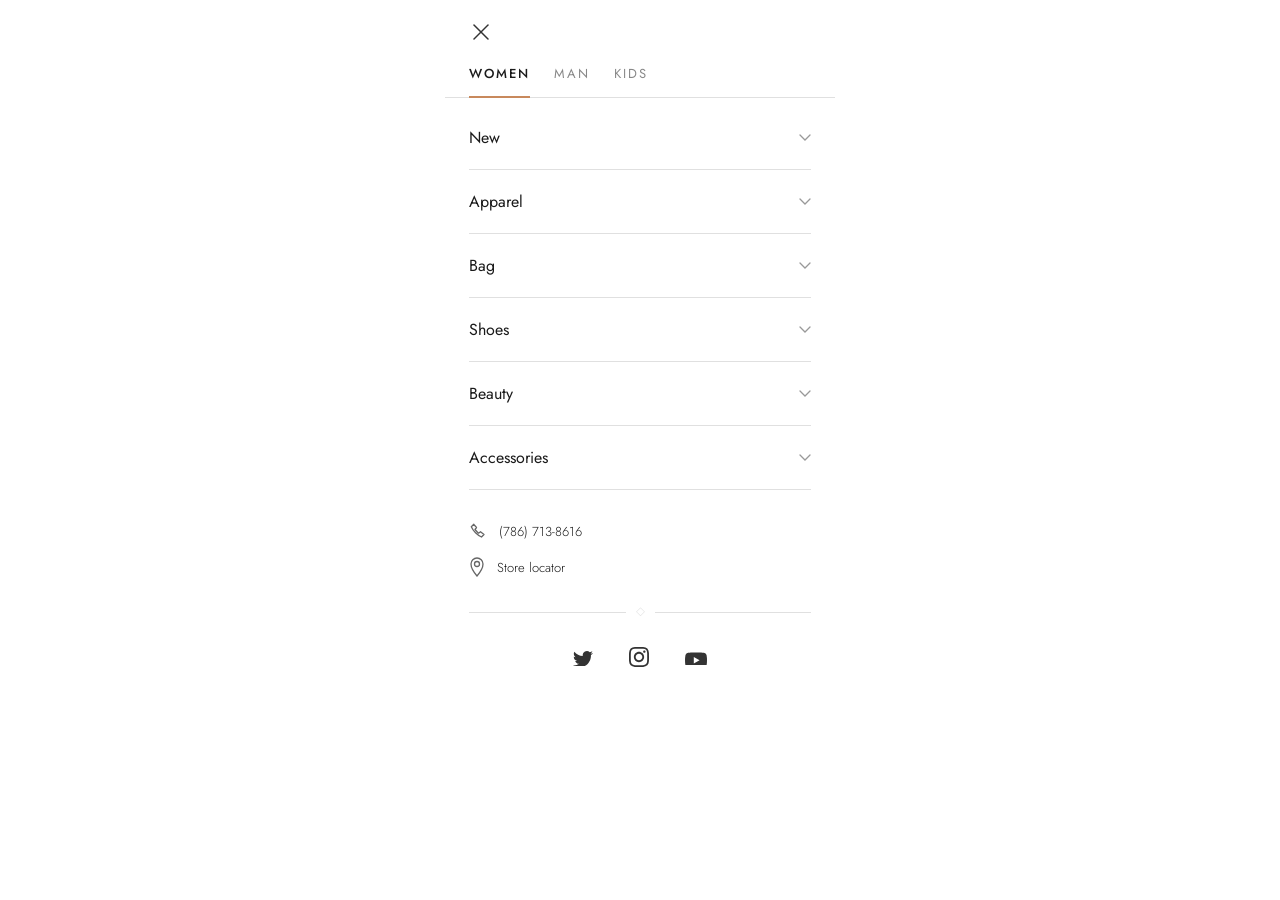
<file: pages/menu.html>
<!DOCTYPE html>
<html lang="ko">
<head>
    <meta charset="UTF-8">
    <meta name="viewport" content="width=device-width, initial-scale=1.0">
    <title>Open Fashion - Menu</title>
    <link rel="preconnect" href="https://fonts.googleapis.com">
    <link rel="preconnect" href="https://fonts.gstatic.com" crossorigin>
    <link href="https://fonts.googleapis.com/css2?family=Cormorant+Garamond:ital,wght@0,300;0,400;1,300;1,400&family=Jost:wght@300;400;500&display=swap" rel="stylesheet">
    <link rel="stylesheet" href="../src/css/menu.css">
</head>
<body>

    
    <header class="menu-header">
        <a href="homepage.html" class="back-btn" aria-label="Back">
            <svg width="16" height="16" viewBox="0 0 16 16" fill="none">
                <line x1="1" y1="1" x2="15" y2="15" stroke="#333" stroke-width="1.5" stroke-linecap="round"/>
                <line x1="15" y1="1" x2="1" y2="15" stroke="#333" stroke-width="1.5" stroke-linecap="round"/>
            </svg>
        </a>
    </header>

    
    <div class="menu-tabs">
        <button class="menu-tab active">WOMEN</button>
        <button class="menu-tab">MAN</button>
        <button class="menu-tab">KIDS</button>
    </div>

    
    <ul class="menu-items">
        <li class="menu-item">
            <a href="category.html">
                <span>New</span>
                <svg width="12" height="8" viewBox="0 0 12 8" fill="none">
                    <path d="M1 1L6 6L11 1" stroke="#999" stroke-width="1.3" stroke-linecap="round"/>
                </svg>
            </a>
        </li>
        <li class="menu-item">
            <a href="#">
                <span>Apparel</span>
                <svg width="12" height="8" viewBox="0 0 12 8" fill="none">
                    <path d="M1 1L6 6L11 1" stroke="#999" stroke-width="1.3" stroke-linecap="round"/>
                </svg>
            </a>
        </li>
        <li class="menu-item">
            <a href="#">
                <span>Bag</span>
                <svg width="12" height="8" viewBox="0 0 12 8" fill="none">
                    <path d="M1 1L6 6L11 1" stroke="#999" stroke-width="1.3" stroke-linecap="round"/>
                </svg>
            </a>
        </li>
        <li class="menu-item">
            <a href="#">
                <span>Shoes</span>
                <svg width="12" height="8" viewBox="0 0 12 8" fill="none">
                    <path d="M1 1L6 6L11 1" stroke="#999" stroke-width="1.3" stroke-linecap="round"/>
                </svg>
            </a>
        </li>
        <li class="menu-item">
            <a href="#">
                <span>Beauty</span>
                <svg width="12" height="8" viewBox="0 0 12 8" fill="none">
                    <path d="M1 1L6 6L11 1" stroke="#999" stroke-width="1.3" stroke-linecap="round"/>
                </svg>
            </a>
        </li>
        <li class="menu-item">
            <a href="#">
                <span>Accessories</span>
                <svg width="12" height="8" viewBox="0 0 12 8" fill="none">
                    <path d="M1 1L6 6L11 1" stroke="#999" stroke-width="1.3" stroke-linecap="round"/>
                </svg>
            </a>
        </li>
    </ul>

    
    <div class="menu-contact">
        <div class="menu-contact-item">
            <svg width="18" height="18" viewBox="0 0 18 18" fill="none">
                <path d="M15 11.5L12.5 14C10.3 13 8.2 11.5 6.5 9.8C4.8 8.1 3.3 6 2.3 3.8L4.8 1.3L7.5 4.5L6 6.5C6.8 7.5 8.2 9 9.5 10.2L11.5 8.7L15 11.5Z" stroke="#666" stroke-width="1.3" stroke-linejoin="round"/>
            </svg>
            <span>(786) 713-8616</span>
        </div>
        <div class="menu-contact-item">
            <svg width="16" height="20" viewBox="0 0 16 20" fill="none">
                <path d="M8 1C4.7 1 2 3.7 2 7C2 12 8 19 8 19C8 19 14 12 14 7C14 3.7 11.3 1 8 1Z" stroke="#666" stroke-width="1.3"/>
                <circle cx="8" cy="7" r="2.5" stroke="#666" stroke-width="1.3"/>
            </svg>
            <span>Store locator</span>
        </div>
    </div>

    
    <div class="menu-divider">
        <span class="line"></span>
        <span class="diamond">◇</span>
        <span class="line"></span>
    </div>

    
    <div class="menu-social">
        <a href="#" aria-label="Twitter">
            <svg width="20" height="17" viewBox="0 0 24 20" fill="#333">
                <path d="M23.954 4.569a10 10 0 01-2.825.775 4.958 4.958 0 002.163-2.723c-.951.555-2.005.959-3.127 1.184a4.92 4.92 0 00-8.384 4.482C7.691 8.094 4.066 6.13 1.64 3.161a4.822 4.822 0 00-.666 2.475c0 1.71.87 3.213 2.188 4.096a4.904 4.904 0 01-2.228-.616v.061a4.923 4.923 0 003.946 4.827 4.996 4.996 0 01-2.212.085 4.937 4.937 0 004.604 3.417 9.868 9.868 0 01-6.102 2.105c-.39 0-.779-.023-1.17-.067a13.995 13.995 0 007.557 2.209c9.054 0 13.999-7.496 13.999-13.986 0-.209 0-.42-.015-.63a9.936 9.936 0 002.46-2.548l-.047-.02z"/>
            </svg>
        </a>
        <a href="#" aria-label="Instagram">
            <svg width="20" height="20" viewBox="0 0 24 24" fill="#333">
                <path d="M12 2.163c3.204 0 3.584.012 4.85.07 3.252.148 4.771 1.691 4.919 4.919.058 1.265.069 1.645.069 4.849 0 3.205-.012 3.584-.069 4.849-.149 3.225-1.664 4.771-4.919 4.919-1.266.058-1.644.07-4.85.07-3.204 0-3.584-.012-4.849-.07-3.26-.149-4.771-1.699-4.919-4.92-.058-1.265-.07-1.644-.07-4.849 0-3.204.013-3.583.07-4.849.149-3.227 1.664-4.771 4.919-4.919 1.266-.057 1.645-.069 4.849-.069zm0-2.163c-3.259 0-3.667.014-4.947.072-4.358.2-6.78 2.618-6.98 6.98-.059 1.281-.073 1.689-.073 4.948 0 3.259.014 3.668.072 4.948.2 4.358 2.618 6.78 6.98 6.98 1.281.058 1.689.072 4.948.072 3.259 0 3.668-.014 4.948-.072 4.354-.2 6.782-2.618 6.979-6.98.059-1.28.073-1.689.073-4.948 0-3.259-.014-3.667-.072-4.947-.196-4.354-2.617-6.78-6.979-6.98-1.281-.059-1.69-.073-4.949-.073zm0 5.838c-3.403 0-6.162 2.759-6.162 6.162s2.759 6.163 6.162 6.163 6.162-2.759 6.162-6.163c0-3.403-2.759-6.162-6.162-6.162zm0 10.162c-2.209 0-4-1.79-4-4 0-2.209 1.791-4 4-4s4 1.791 4 4c0 2.21-1.791 4-4 4zm6.406-11.845c-.796 0-1.441.645-1.441 1.44s.645 1.44 1.441 1.44c.795 0 1.439-.645 1.439-1.44s-.644-1.44-1.439-1.44z"/>
            </svg>
        </a>
        <a href="#" aria-label="YouTube">
            <svg width="22" height="16" viewBox="0 0 24 17" fill="#333">
                <path d="M23.495 6.205a3.007 3.007 0 00-2.088-2.088c-1.87-.501-9.396-.501-9.396-.501s-7.507-.01-9.396.501A3.007 3.007 0 00.527 6.205a31.247 31.247 0 00-.522 5.805 31.247 31.247 0 00.522 5.783 3.007 3.007 0 002.088 2.088c1.868.502 9.396.502 9.396.502s7.506 0 9.396-.502a3.007 3.007 0 002.088-2.088 31.247 31.247 0 00.5-5.783 31.247 31.247 0 00-.5-5.805zM9.609 15.601V8.408l6.264 3.602z"/>
            </svg>
        </a>
    </div>

    <script>
        const tabs = document.querySelectorAll('.menu-tab');
        tabs.forEach(tab => {
            tab.addEventListener('click', () => {
                tabs.forEach(t => t.classList.remove('active'));
                tab.classList.add('active');
            });
        });
    </script>
</body>
</html>
</file>
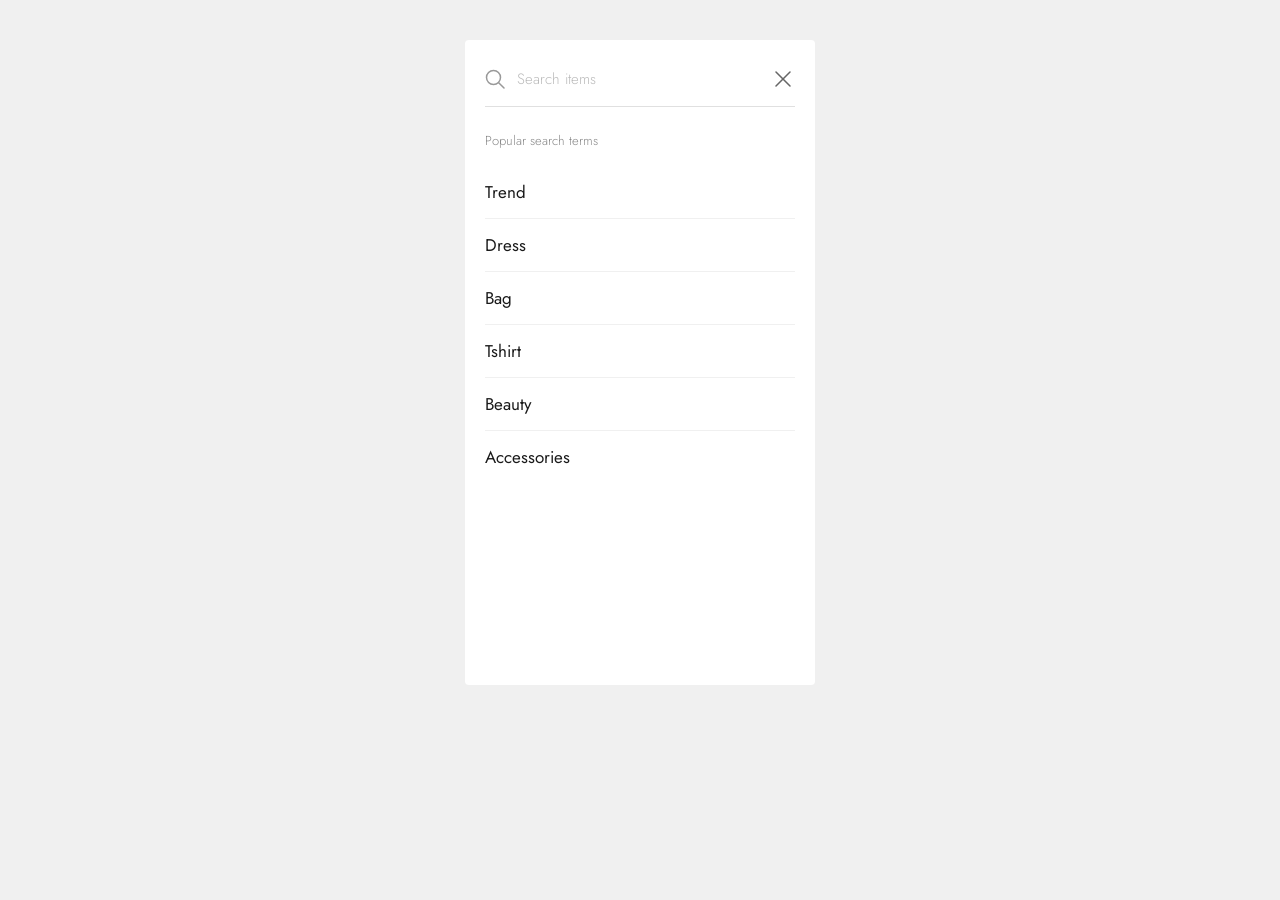
<file: pages/search.html>
<!DOCTYPE html>
<html lang="ko">
<head>
    <meta charset="UTF-8">
    <meta name="viewport" content="width=device-width, initial-scale=1.0">
    <title>Open Fashion - Search</title>
    <link rel="preconnect" href="https://fonts.googleapis.com">
    <link rel="preconnect" href="https://fonts.gstatic.com" crossorigin>
    <link href="https://fonts.googleapis.com/css2?family=Cormorant+Garamond:ital,wght@0,300;0,400;1,300;1,400&family=Jost:wght@300;400;500&display=swap" rel="stylesheet">
    <link rel="stylesheet" href="../src/css/search.css">
</head>
<body>

    <div class="search-page">
        <div class="search-card">
            
            <div class="search-input-row">
                <svg class="search-icon" width="20" height="20" viewBox="0 0 20 20" fill="none">
                    <circle cx="8.5" cy="8.5" r="7" stroke="#999" stroke-width="1.5"/>
                    <line x1="13.7" y1="13.7" x2="19" y2="19" stroke="#999" stroke-width="1.5" stroke-linecap="round"/>
                </svg>
                <input type="text" class="search-input" placeholder="Search items" autofocus>
                <a href="homepage.html" class="search-close-btn" aria-label="Close">
                    <svg width="16" height="16" viewBox="0 0 16 16" fill="none">
                        <line x1="1" y1="1" x2="15" y2="15" stroke="#666" stroke-width="1.5" stroke-linecap="round"/>
                        <line x1="15" y1="1" x2="1" y2="15" stroke="#666" stroke-width="1.5" stroke-linecap="round"/>
                    </svg>
                </a>
            </div>
            <div class="search-underline"></div>

            
            <p class="popular-label">Popular search terms</p>
            <ul class="popular-list">
                <li><a href="#">Trend</a></li>
                <li><a href="#">Dress</a></li>
                <li><a href="#">Bag</a></li>
                <li><a href="#">Tshirt</a></li>
                <li><a href="#">Beauty</a></li>
                <li><a href="#">Accessories</a></li>
            </ul>
        </div>
    </div>

</body>
</html>
</file>
<file: src/css/homepage.css>
*, *::before, *::after {
    box-sizing: border-box;
    margin: 0;
    padding: 0;
}

:root {
    --black: #1a1a1a;
    --gray: #888;
    --light-gray: #f5f5f5;
    --warm-bg: #f5f0eb;
    --price: #c8895c;
    --border: #e0e0e0;
    --white: #ffffff;
}

body {
    font-family: 'Jost', sans-serif;
    color: var(--black);
    background: var(--white);
    max-width: 390px;
    margin: 0 auto;
    overflow-x: hidden;
}

img {
    display: block;
    max-width: 100%;
}

button {
    cursor: pointer;
}

.section-title {
    font-family: 'Jost', sans-serif;
    font-size: 13px;
    font-weight: 400;
    letter-spacing: 5px;
    text-align: center;
    color: var(--black);
    text-transform: uppercase;
}

.ornament-divider {
    display: flex;
    align-items: center;
    gap: 10px;
    margin: 10px 24px;
}

.ornament-divider .line {
    flex: 1;
    height: 1px;
    background: var(--border);
}

.ornament-divider .diamond {
    color: #ccc;
    font-size: 9px;
    line-height: 1;
}

.indicator {
    width: 7px;
    height: 7px;
    border-radius: 50%;
    background: rgba(255, 255, 255, 0.4);
    border: 1px solid rgba(255, 255, 255, 0.8);
}

.indicator.active {
    background: var(--white);
}

.dot {
    width: 7px;
    height: 7px;
    border-radius: 50%;
    background: var(--border);
}

.dot.active {
    background: var(--black);
}

.header {
    display: flex;
    align-items: center;
    justify-content: space-between;
    padding: 14px 20px;
    position: sticky;
    top: 0;
    background: var(--white);
    z-index: 100;
}

.nav-btn {
    background: none;
    border: none;
    padding: 4px;
    display: flex;
    align-items: center;
    justify-content: center;
}

.logo {
    display: flex;
    flex-direction: column;
    align-items: center;
    font-family: 'Cormorant Garamond', serif;
    line-height: 1.15;
    text-align: center;
}

.logo-top {
    font-style: italic;
    font-size: 17px;
    font-weight: 300;
}

.logo-bottom {
    font-size: 17px;
    font-weight: 400;
    letter-spacing: 2px;
}

.header-right {
    display: flex;
    gap: 14px;
}

.hero {
    position: relative;
    width: 100%;
    height: 560px;
    overflow: hidden;
}

.hero-img {
    width: 100%;
    height: 100%;
    object-fit: cover;
    object-position: center top;
}

.hero-overlay {
    position: absolute;
    bottom: 88px;
    left: 28px;
    right: 28px;
}

.hero-title {
    font-family: 'Jost', sans-serif;
    font-size: 34px;
    font-weight: 300;
    color: #4a4a4a;
    line-height: 1.2;
    letter-spacing: 2px;
    margin-bottom: 24px;
}

.hero-btn {
    background: rgba(50, 50, 50, 0.65);
    color: var(--white);
    border: none;
    padding: 14px 0;
    width: 100%;
    max-width: 260px;
    font-family: 'Jost', sans-serif;
    font-size: 10px;
    letter-spacing: 3px;
    border-radius: 30px;
    display: block;
    text-align: center;
}

.hero-indicators {
    position: absolute;
    bottom: 22px;
    left: 50%;
    transform: translateX(-50%);
    display: flex;
    gap: 8px;
}

.new-arrival {
    padding: 36px 0 16px;
}

.new-arrival .section-title {
    margin-bottom: 10px;
}

.filter-tabs {
    display: flex;
    padding: 0 20px;
    gap: 18px;
    margin: 16px 0;
    overflow-x: auto;
    scrollbar-width: none;
}

.filter-tabs::-webkit-scrollbar {
    display: none;
}

.tab-btn {
    background: none;
    border: none;
    font-family: 'Jost', sans-serif;
    font-size: 14px;
    color: var(--gray);
    padding: 4px 0;
    white-space: nowrap;
    position: relative;
    padding-bottom: 10px;
}

.tab-btn.active {
    color: var(--black);
    font-weight: 500;
}

.tab-btn.active::after {
    content: '•';
    position: absolute;
    bottom: 0;
    left: 50%;
    transform: translateX(-50%);
    color: var(--price);
    font-size: 12px;
    line-height: 1;
}

.product-grid {
    display: grid;
    grid-template-columns: 1fr 1fr;
    gap: 16px;
    padding: 0 20px;
}

.product-card {
    display: flex;
    flex-direction: column;
}

.product-img-wrap {
    width: 100%;
    aspect-ratio: 3/4;
    overflow: hidden;
    background: #f0f0f0;
    margin-bottom: 10px;
}

.product-img-wrap img {
    width: 100%;
    height: 100%;
    object-fit: cover;
}

.product-name {
    font-size: 12px;
    font-weight: 400;
    color: var(--black);
    line-height: 1.5;
    margin-bottom: 4px;
}

.product-price {
    font-size: 13px;
    color: var(--price);
}

.explore-more-wrap {
    text-align: center;
    padding: 24px 0 8px;
}

.explore-more {
    font-family: 'Jost', sans-serif;
    font-size: 13px;
    color: var(--black);
    text-decoration: none;
    letter-spacing: 1px;
}

.section-divider {
    display: flex;
    align-items: center;
    gap: 10px;
    margin: 8px 24px;
}

.section-divider .line {
    flex: 1;
    height: 1px;
    background: var(--border);
}

.section-divider .diamond {
    color: #ccc;
    font-size: 9px;
}

.brands {
    padding: 24px 20px;
    display: flex;
    flex-direction: column;
    gap: 18px;
}

.brand-row {
    display: flex;
    justify-content: space-around;
    align-items: center;
}

.brand-name {
    font-size: 14px;
    font-weight: 600;
    letter-spacing: 1px;
    color: var(--black);
}

.brand-name.prada {
    font-size: 16px;
    letter-spacing: 2px;
    font-weight: 700;
}

.brand-name.cartier {
    font-family: 'Cormorant Garamond', serif;
    font-style: italic;
    font-size: 20px;
    font-weight: 300;
    letter-spacing: 0;
}

.brand-name.gucci {
    letter-spacing: 4px;
    font-size: 13px;
}

.brand-name.tiffany {
    font-size: 10px;
    letter-spacing: 0.5px;
    font-weight: 500;
}

.brand-name.boss {
    display: flex;
    flex-direction: column;
    align-items: center;
    line-height: 1;
}

.boss-hugo {
    font-size: 8px;
    letter-spacing: 2px;
    font-weight: 400;
}

.boss-main {
    font-size: 16px;
    font-weight: 700;
    letter-spacing: 1px;
}

.collections {
    padding: 32px 0 0;
}

.collections .section-title {
    margin-bottom: 20px;
}

.collection-card {
    position: relative;
    width: 100%;
    overflow: hidden;
    margin-bottom: 16px;
}

.collection-card.october {
    margin-bottom: 16px;
}

.collection-card.october img {
    width: 375px;
    height: 240px;
    object-fit: cover;
    display: block;
}

.october-overlay {
    position: absolute;
    inset: 0;
    display: flex;
    align-items: center;
    justify-content: flex-end;
    padding: 0 28px;
}

.october-content {
    display: flex;
    align-items: center;
    gap: 6px;
}

.october-num {
    font-family: 'Jost', sans-serif;
    font-size: 90px;
    font-weight: 300;
    color: rgba(180, 180, 180, 0.5);
    line-height: 1;
    user-select: none;
}

.october-text {
    display: flex;
    flex-direction: column;
    color: white;
}

.octo, .ber {
    font-family: 'Cormorant Garamond', serif;
    font-size: 26px;
    font-weight: 400;
    font-style: italic;
    line-height: 1.1;
    color: white;
}

.col-label {
    font-family: 'Jost', sans-serif;
    font-size: 8px;
    letter-spacing: 3px;
    color: white;
    display: block;
    margin: 2px 0;
}

.collection-card.autumn {
    display: flex;
    justify-content: center;
    overflow: visible;
    margin-bottom: 16px;
}

.collection-card.autumn img {
    width: 259px;
    height: 296px;
    object-fit: cover;
    display: block;
}

.collection-video {
    width: 100%;
    overflow: hidden;
    margin-bottom: 0;
}

.collection-video img {
    width: 375px;
    height: 176px;
    object-fit: cover;
    display: block;
}

.just-for-you {
    padding: 40px 0 24px;
}

.just-for-you .section-title {
    margin-bottom: 10px;
}

.scroll-container {
    display: flex;
    overflow-x: auto;
    gap: 12px;
    padding: 16px 20px;
    scrollbar-width: none;
}

.scroll-container::-webkit-scrollbar {
    display: none;
}

.scroll-container .product-card {
    min-width: 155px;
    flex-shrink: 0;
}

.scroll-container .product-img-wrap {
    height: 210px;
    aspect-ratio: auto;
}

.dots {
    display: flex;
    justify-content: center;
    gap: 8px;
    margin-top: 4px;
}

.trending {
    padding: 32px 24px;
    text-align: center;
}

.trending .section-title {
    text-align: center;
    letter-spacing: 3px;
    font-size: 14px;
    margin-bottom: 20px;
}

.hashtag-row {
    display: flex;
    justify-content: center;
    flex-wrap: wrap;
    gap: 10px 24px;
    margin-bottom: 10px;
}

.hashtag {
    font-size: 13px;
    color: var(--gray);
    font-weight: 300;
}

.brand-info {
    padding: 44px 28px 36px;
    text-align: center;
}

.brand-info-logo {
    display: flex;
    flex-direction: column;
    align-items: center;
    font-family: 'Cormorant Garamond', serif;
    line-height: 1.1;
    margin-bottom: 14px;
}

.brand-info-logo .logo-top {
    font-style: italic;
    font-size: 22px;
    font-weight: 300;
}

.brand-info-logo .logo-bottom {
    font-size: 22px;
    font-weight: 400;
    letter-spacing: 2px;
}

.brand-tagline {
    font-size: 13px;
    line-height: 1.8;
    color: var(--gray);
    max-width: 280px;
    margin: 0 auto 20px;
}

.features-grid {
    display: grid;
    grid-template-columns: 1fr 1fr;
    gap: 28px 20px;
    margin-top: 20px;
}

.feature-item {
    display: flex;
    flex-direction: column;
    align-items: center;
    gap: 10px;
    text-align: center;
}

.feature-icon {
    width: 44px;
    height: 44px;
    display: flex;
    align-items: center;
    justify-content: center;
}

.feature-item p {
    font-size: 11px;
    line-height: 1.6;
    color: var(--black);
}

.ornament-swirl {
    margin-top: 32px;
    display: flex;
    justify-content: center;
    opacity: 0.4;
}

.follow-us {
    padding: 28px 0 0;
    text-align: center;
}

.ornament-top-wrap {
    display: flex;
    justify-content: center;
    margin-bottom: 20px;
    opacity: 0.4;
}

.follow-us .section-title {
    margin-bottom: 10px;
}

.instagram-icon {
    display: flex;
    justify-content: center;
    margin-bottom: 20px;
}

.follow-grid {
    display: grid;
    grid-template-columns: repeat(2, 164px);
    gap: 8px;
    justify-content: center;
}

.follow-item {
    position: relative;
    width: 164px;
    height: 164px;
    overflow: hidden;
}

.follow-item img {
    width: 164px;
    height: 164px;
    object-fit: cover;
    filter: grayscale(100%);
}

.follow-name {
    position: absolute;
    bottom: 10px;
    left: 12px;
    color: white;
    font-size: 11px;
    font-weight: 300;
    text-shadow: 0 1px 4px rgba(0,0,0,0.5);
}

.menu-overlay {
    position: fixed;
    inset: 0;
    background: rgba(0, 0, 0, 0.35);
    z-index: 200;
    visibility: hidden;
    opacity: 0;
    transition: opacity 0.3s ease, visibility 0.3s ease;
}

.menu-overlay.open {
    visibility: visible;
    opacity: 1;
}

.menu-panel {
    position: absolute;
    top: 0;
    left: 0;
    width: 85%;
    max-width: 320px;
    height: 100%;
    background: var(--white);
    padding: 28px 24px 40px;
    overflow-y: auto;
    transform: translateX(-100%);
    transition: transform 0.3s ease;
    display: flex;
    flex-direction: column;
}

.menu-overlay.open .menu-panel {
    transform: translateX(0);
}

.menu-close {
    background: none;
    border: none;
    padding: 4px;
    margin-bottom: 24px;
    display: flex;
    align-items: center;
    justify-content: center;
    align-self: flex-start;
}

.menu-tabs {
    display: flex;
    gap: 24px;
    margin-bottom: 32px;
    border-bottom: 1px solid var(--border);
    padding-bottom: 0;
}

.menu-tab {
    background: none;
    border: none;
    font-family: 'Jost', sans-serif;
    font-size: 13px;
    font-weight: 400;
    letter-spacing: 2px;
    color: var(--gray);
    padding-bottom: 12px;
    position: relative;
    cursor: pointer;
}

.menu-tab.active {
    color: var(--black);
    font-weight: 500;
}

.menu-tab.active::after {
    content: '';
    position: absolute;
    bottom: -1px;
    left: 0;
    right: 0;
    height: 2px;
    background: var(--price);
}

.menu-items {
    list-style: none;
    flex: 1;
}

.menu-item {
    display: flex;
    justify-content: space-between;
    align-items: center;
    padding: 18px 0;
    border-bottom: 1px solid var(--border);
    font-family: 'Jost', sans-serif;
    font-size: 15px;
    font-weight: 400;
    color: var(--black);
    cursor: pointer;
}

.menu-contact {
    margin-top: 32px;
    display: flex;
    flex-direction: column;
    gap: 16px;
}

.menu-contact-item {
    display: flex;
    align-items: center;
    gap: 12px;
    font-family: 'Jost', sans-serif;
    font-size: 13px;
    color: var(--black);
    font-weight: 300;
}

.menu-divider {
    display: flex;
    align-items: center;
    gap: 10px;
    margin: 24px 0;
}

.menu-divider .line {
    flex: 1;
    height: 1px;
    background: var(--border);
}

.menu-divider .diamond {
    color: #ccc;
    font-size: 9px;
}

.menu-social {
    display: flex;
    justify-content: center;
    gap: 32px;
}

.menu-social a {
    color: var(--black);
    display: flex;
    align-items: center;
    justify-content: center;
    text-decoration: none;
}

.footer {
    padding: 32px 24px 28px;
    text-align: center;
}

.social-icons {
    display: flex;
    justify-content: center;
    gap: 36px;
    margin-bottom: 24px;
}

.social-icons a {
    color: var(--black);
    display: flex;
    align-items: center;
    justify-content: center;
    text-decoration: none;
}

.footer-divider {
    display: flex;
    align-items: center;
    gap: 10px;
    margin: 16px 0;
}

.footer-divider .line {
    flex: 1;
    height: 1px;
    background: var(--border);
}

.footer-divider .diamond {
    color: #ccc;
    font-size: 9px;
}

.contact-info {
    font-style: normal;
    margin: 4px 0;
}

.contact-info p {
    font-size: 13px;
    color: var(--black);
    line-height: 2;
    font-weight: 300;
}

.footer-nav {
    display: flex;
    justify-content: center;
    gap: 40px;
    margin: 8px 0;
}

.footer-nav a {
    font-size: 13px;
    color: var(--black);
    text-decoration: none;
    font-weight: 400;
}

.copyright {
    font-size: 11px;
    color: var(--gray);
    margin-top: 16px;
    font-weight: 300;
}
</file>
<file: src/css/about.css>
*, *::before, *::after {
    box-sizing: border-box;
    margin: 0;
    padding: 0;
}

:root {
    --black: #1a1a1a;
    --gray: #888;
    --border: #e0e0e0;
    --white: #ffffff;
}

body {
    font-family: 'Jost', sans-serif;
    color: var(--black);
    background: var(--white);
    max-width: 390px;
    margin: 0 auto;
    overflow-x: hidden;
}

a { text-decoration: none; color: inherit; }
button { cursor: pointer; }
img { display: block; max-width: 100%; }

.header {
    display: flex;
    align-items: center;
    justify-content: space-between;
    padding: 14px 20px;
    position: sticky;
    top: 0;
    background: var(--white);
    z-index: 100;
}

.nav-btn {
    background: none;
    border: none;
    padding: 4px;
    display: flex;
    align-items: center;
    justify-content: center;
}

.logo {
    display: flex;
    flex-direction: column;
    align-items: center;
    font-family: 'Cormorant Garamond', serif;
    line-height: 1.15;
    text-align: center;
}

.logo-top {
    font-style: italic;
    font-size: 17px;
    font-weight: 300;
}

.logo-bottom {
    font-size: 17px;
    font-weight: 400;
    letter-spacing: 2px;
}

.header-right {
    display: flex;
    gap: 14px;
}

.story-section {
    padding: 40px 24px 36px;
}

.section-title {
    font-family: 'Cormorant Garamond', serif;
    font-size: 22px;
    font-weight: 400;
    letter-spacing: 4px;
    text-align: center;
    color: var(--black);
}

.ornament-divider {
    text-align: center;
    margin: 8px 0 24px;
    color: #bbb;
    font-size: 12px;
}

.story-text {
    font-size: 14px;
    font-weight: 300;
    line-height: 1.8;
    color: var(--black);
    margin-bottom: 20px;
}

.story-text:last-child {
    margin-bottom: 0;
}

.about-img-wrap {
    width: 100%;
}

.about-img-wrap img {
    width: 100%;
    height: 300px;
    object-fit: cover;
    display: block;
}

.signup-section {
    padding: 40px 24px 48px;
}

.signup-desc {
    font-size: 13px;
    font-weight: 300;
    color: var(--gray);
    line-height: 1.7;
    text-align: center;
    margin-bottom: 32px;
}

.email-field {
    margin-bottom: 0;
}

.email-input {
    width: 100%;
    border: none;
    outline: none;
    font-family: 'Jost', sans-serif;
    font-size: 14px;
    font-weight: 300;
    color: var(--gray);
    padding: 8px 0;
    background: transparent;
}

.email-input::placeholder {
    color: #bbb;
}

.email-underline {
    height: 1px;
    background: var(--border);
    margin-bottom: 32px;
}

.submit-btn {
    width: 100%;
    background: var(--black);
    border: none;
    color: white;
    display: flex;
    align-items: center;
    justify-content: center;
    gap: 16px;
    padding: 18px 24px;
    font-family: 'Jost', sans-serif;
    font-size: 13px;
    font-weight: 400;
    letter-spacing: 2px;
    cursor: pointer;
}
</file>
<file: src/css/blog.css>
*, *::before, *::after {
    box-sizing: border-box;
    margin: 0;
    padding: 0;
}

:root {
    --black: #1a1a1a;
    --gray: #888;
    --light-gray: #f5f5f5;
    --border: #e0e0e0;
    --white: #ffffff;
}

body {
    font-family: 'Jost', sans-serif;
    color: var(--black);
    background: var(--white);
    max-width: 390px;
    margin: 0 auto;
    overflow-x: hidden;
}

img {
    display: block;
    max-width: 100%;
}

button {
    cursor: pointer;
}

.header {
    display: flex;
    align-items: center;
    justify-content: space-between;
    padding: 14px 20px;
    position: sticky;
    top: 0;
    background: var(--white);
    z-index: 100;
}

.nav-btn {
    background: none;
    border: none;
    padding: 4px;
    display: flex;
    align-items: center;
    justify-content: center;
}

.logo {
    display: flex;
    flex-direction: column;
    align-items: center;
    font-family: 'Cormorant Garamond', serif;
    line-height: 1.15;
    text-align: center;
}

.logo-top {
    font-style: italic;
    font-size: 17px;
    font-weight: 300;
}

.logo-bottom {
    font-size: 17px;
    font-weight: 400;
    letter-spacing: 2px;
}

.header-right {
    display: flex;
    gap: 14px;
}

.blog-hero {
    padding: 36px 0 16px;
    text-align: center;
}

.blog-title {
    font-family: 'Jost', sans-serif;
    font-size: 13px;
    font-weight: 400;
    letter-spacing: 5px;
    text-transform: uppercase;
    margin-bottom: 12px;
}

.ornament-divider {
    display: flex;
    align-items: center;
    gap: 10px;
    margin: 0 24px;
}

.ornament-divider .line {
    flex: 1;
    height: 1px;
    background: var(--border);
}

.ornament-divider .diamond {
    color: #ccc;
    font-size: 9px;
}

.blog-filters {
    display: flex;
    gap: 8px;
    padding: 20px 20px 8px;
    overflow-x: auto;
    scrollbar-width: none;
}

.blog-filters::-webkit-scrollbar {
    display: none;
}

.filter-pill {
    background: none;
    border: 1px solid var(--border);
    border-radius: 20px;
    padding: 7px 18px;
    font-family: 'Jost', sans-serif;
    font-size: 13px;
    color: var(--black);
    white-space: nowrap;
    position: relative;
    font-weight: 400;
}

.filter-pill.active {
    border-color: #999;
}

.filter-pill.active::after {
    content: '•';
    position: absolute;
    bottom: -14px;
    left: 50%;
    transform: translateX(-50%);
    color: #999;
    font-size: 10px;
    line-height: 1;
}

.blog-posts {
    padding: 24px 0;
    display: flex;
    flex-direction: column;
    gap: 24px;
}

.blog-card {
    width: 100%;
}

.blog-img-wrap {
    position: relative;
    width: 100%;
    height: 280px;
    overflow: hidden;
}

.blog-img-wrap img {
    width: 100%;
    height: 100%;
    object-fit: cover;
}

.blog-gradient {
    position: absolute;
    bottom: 0;
    left: 0;
    right: 0;
    height: 60%;
    background: linear-gradient(to top, rgba(0,0,0,0.75) 0%, transparent 100%);
}

.blog-card-title {
    position: absolute;
    bottom: 20px;
    left: 20px;
    right: 48px;
    font-family: 'Jost', sans-serif;
    font-size: 15px;
    font-weight: 500;
    letter-spacing: 1.5px;
    color: var(--white);
    line-height: 1.4;
    text-transform: uppercase;
}

.bookmark-btn {
    position: absolute;
    top: 14px;
    right: 14px;
    background: none;
    border: none;
    padding: 4px;
    display: flex;
    align-items: center;
    justify-content: center;
}

.blog-card-meta {
    display: flex;
    justify-content: space-between;
    align-items: center;
    padding: 12px 20px 0;
}

.blog-tags {
    display: flex;
    gap: 12px;
}

.blog-tag {
    font-size: 12px;
    color: var(--gray);
    font-weight: 300;
}

.blog-date {
    font-size: 12px;
    color: var(--gray);
    font-weight: 300;
}

.load-more-wrap {
    padding: 16px 44px 40px;
}

.load-more-btn {
    width: 100%;
    background: none;
    border: 1px solid var(--border);
    padding: 16px;
    font-family: 'Jost', sans-serif;
    font-size: 12px;
    letter-spacing: 3px;
    color: var(--black);
    display: flex;
    align-items: center;
    justify-content: center;
    gap: 12px;
}

.load-more-plus {
    font-size: 20px;
    font-weight: 300;
    line-height: 1;
}

.footer {
    padding: 32px 24px 28px;
    text-align: center;
}

.social-icons {
    display: flex;
    justify-content: center;
    gap: 36px;
    margin-bottom: 24px;
}

.social-icons a {
    color: var(--black);
    display: flex;
    align-items: center;
    justify-content: center;
    text-decoration: none;
}

.footer-divider {
    display: flex;
    align-items: center;
    gap: 10px;
    margin: 16px 0;
}

.footer-divider .line {
    flex: 1;
    height: 1px;
    background: var(--border);
}

.footer-divider .diamond {
    color: #ccc;
    font-size: 9px;
}

.contact-info {
    font-style: normal;
    margin: 4px 0;
}

.contact-info p {
    font-size: 13px;
    color: var(--black);
    line-height: 2;
    font-weight: 300;
}

.footer-nav {
    display: flex;
    justify-content: center;
    gap: 40px;
    margin: 8px 0;
}

.footer-nav a {
    font-size: 13px;
    color: var(--black);
    text-decoration: none;
    font-weight: 400;
}

.copyright {
    font-size: 11px;
    color: var(--gray);
    margin-top: 16px;
    font-weight: 300;
}
</file>
<file: src/css/category.css>
*, *::before, *::after {
    box-sizing: border-box;
    margin: 0;
    padding: 0;
}

:root {
    --black: #1a1a1a;
    --gray: #888;
    --border: #e0e0e0;
    --price: #c8895c;
    --white: #ffffff;
    --bg: #f6f6f6;
}

body {
    font-family: 'Jost', sans-serif;
    color: var(--black);
    background: var(--bg);
    max-width: 390px;
    margin: 0 auto;
    overflow-x: hidden;
}

img { display: block; max-width: 100%; }
button { cursor: pointer; }
a { text-decoration: none; color: inherit; }

.menu-overlay {
    position: fixed;
    inset: 0;
    background: rgba(0, 0, 0, 0.35);
    z-index: 200;
    visibility: hidden;
    opacity: 0;
    transition: opacity 0.3s ease, visibility 0.3s ease;
}

.menu-overlay.open {
    visibility: visible;
    opacity: 1;
}

.menu-panel {
    position: absolute;
    top: 0;
    left: 0;
    width: 85%;
    max-width: 320px;
    height: 100%;
    background: var(--white);
    padding: 28px 24px 40px;
    overflow-y: auto;
    transform: translateX(-100%);
    transition: transform 0.3s ease;
    display: flex;
    flex-direction: column;
}

.menu-overlay.open .menu-panel {
    transform: translateX(0);
}

.menu-close {
    background: none;
    border: none;
    padding: 4px;
    margin-bottom: 24px;
    display: flex;
    align-items: center;
    justify-content: flex-start;
}

.menu-tabs {
    display: flex;
    gap: 24px;
    margin-bottom: 32px;
    border-bottom: 1px solid var(--border);
}

.menu-tab {
    background: none;
    border: none;
    font-family: 'Jost', sans-serif;
    font-size: 13px;
    font-weight: 400;
    letter-spacing: 2px;
    color: var(--gray);
    padding-bottom: 12px;
    position: relative;
}

.menu-tab.active {
    color: var(--black);
    font-weight: 500;
}

.menu-tab.active::after {
    content: '';
    position: absolute;
    bottom: -1px;
    left: 0;
    right: 0;
    height: 2px;
    background: var(--price);
}

.menu-items {
    list-style: none;
    flex: 1;
}

.menu-item {
    border-bottom: 1px solid var(--border);
}

.menu-item a {
    display: flex;
    justify-content: space-between;
    align-items: center;
    padding: 18px 0;
    font-family: 'Jost', sans-serif;
    font-size: 15px;
    font-weight: 400;
    color: var(--black);
}

.menu-contact {
    margin-top: 32px;
    display: flex;
    flex-direction: column;
    gap: 16px;
}

.menu-contact-item {
    display: flex;
    align-items: center;
    gap: 12px;
    font-size: 13px;
    color: var(--black);
    font-weight: 300;
}

.menu-divider {
    display: flex;
    align-items: center;
    gap: 10px;
    margin: 24px 0;
}

.menu-divider .line {
    flex: 1;
    height: 1px;
    background: var(--border);
}

.menu-divider .diamond {
    color: #ccc;
    font-size: 9px;
}

.menu-social {
    display: flex;
    justify-content: center;
    gap: 32px;
}

.menu-social a {
    display: flex;
    align-items: center;
    justify-content: center;
}

.header {
    display: flex;
    align-items: center;
    justify-content: space-between;
    padding: 14px 20px;
    position: sticky;
    top: 0;
    background: var(--white);
    z-index: 100;
}

.nav-btn {
    background: none;
    border: none;
    padding: 4px;
    display: flex;
    align-items: center;
    justify-content: center;
}

.logo {
    display: flex;
    flex-direction: column;
    align-items: center;
    font-family: 'Cormorant Garamond', serif;
    line-height: 1.15;
    text-align: center;
}

.logo-top {
    font-style: italic;
    font-size: 17px;
    font-weight: 300;
}

.logo-bottom {
    font-size: 17px;
    font-weight: 400;
    letter-spacing: 2px;
}

.header-right {
    display: flex;
    gap: 14px;
}

.category-toolbar {
    display: flex;
    justify-content: space-between;
    align-items: center;
    padding: 16px 20px;
    background: var(--white);
    border-bottom: 1px solid var(--border);
}

.category-info {
    display: flex;
    align-items: baseline;
    gap: 6px;
}

.cat-count {
    font-size: 14px;
    font-weight: 300;
    color: var(--gray);
}

.cat-label {
    font-size: 14px;
    font-weight: 500;
    letter-spacing: 2px;
    color: var(--black);
}

.toolbar-right {
    display: flex;
    align-items: center;
    gap: 8px;
}

.sort-btn {
    display: flex;
    align-items: center;
    gap: 6px;
    background: none;
    border: 1px solid var(--border);
    border-radius: 20px;
    padding: 6px 14px;
    font-family: 'Jost', sans-serif;
    font-size: 13px;
    color: var(--black);
}

.icon-circle-btn {
    width: 34px;
    height: 34px;
    border: 1px solid var(--border);
    border-radius: 50%;
    background: none;
    display: flex;
    align-items: center;
    justify-content: center;
}

.product-list {
    background: var(--white);
    padding: 0 16px;
}

.pli {
    display: flex;
    gap: 16px;
    padding: 16px 0;
    border-bottom: 1px solid var(--border);
    position: relative;
}

.pli:last-child {
    border-bottom: none;
}

.pli-img {
    width: 140px;
    height: 158px;
    flex-shrink: 0;
    overflow: hidden;
    background: #f5f5f5;
}

.pli-img img {
    width: 100%;
    height: 100%;
    object-fit: cover;
}

.pli-content {
    flex: 1;
    display: flex;
    flex-direction: column;
    gap: 4px;
    padding-top: 4px;
}

.pli-brand {
    font-size: 12px;
    font-weight: 500;
    letter-spacing: 2px;
    color: var(--black);
}

.pli-name {
    font-size: 13px;
    font-weight: 400;
    color: var(--black);
    line-height: 1.4;
}

.pli-price {
    font-size: 14px;
    font-weight: 400;
    color: var(--price);
    margin-top: 2px;
}

.pli-rating {
    display: flex;
    align-items: center;
    gap: 4px;
    margin-top: 2px;
}

.pli-star {
    color: var(--price);
    font-size: 13px;
}

.pli-rating-text {
    font-size: 12px;
    color: var(--gray);
    font-weight: 300;
}

.pli-bottom {
    display: flex;
    align-items: center;
    justify-content: space-between;
    margin-top: 6px;
}

.pli-sizes {
    display: flex;
    align-items: center;
    gap: 6px;
}

.size-label {
    font-size: 12px;
    color: var(--gray);
    font-weight: 300;
}

.size-btn {
    width: 28px;
    height: 28px;
    border-radius: 50%;
    border: 1px solid var(--border);
    background: none;
    font-family: 'Jost', sans-serif;
    font-size: 11px;
    color: var(--black);
    display: flex;
    align-items: center;
    justify-content: center;
}

.wishlist-btn {
    background: none;
    border: none;
    color: var(--price);
    font-size: 18px;
    line-height: 1;
    padding: 4px;
    display: flex;
    align-items: center;
}

.pagination {
    display: flex;
    justify-content: center;
    align-items: center;
    gap: 8px;
    padding: 32px 20px;
    background: var(--white);
    margin-top: 8px;
}

.page-btn {
    width: 36px;
    height: 36px;
    border: 1px solid var(--border);
    background: none;
    font-family: 'Jost', sans-serif;
    font-size: 13px;
    color: var(--gray);
    display: flex;
    align-items: center;
    justify-content: center;
}

.page-btn.active {
    background: var(--black);
    color: var(--white);
    border-color: var(--black);
    font-weight: 500;
}

.page-btn.next {
    font-size: 16px;
    border: none;
    color: var(--black);
}

.footer {
    padding: 32px 24px 28px;
    text-align: center;
    background: var(--white);
    margin-top: 8px;
}

.social-icons {
    display: flex;
    justify-content: center;
    gap: 36px;
    margin-bottom: 24px;
}

.social-icons a {
    color: var(--black);
    display: flex;
    align-items: center;
    justify-content: center;
}

.footer-divider {
    display: flex;
    align-items: center;
    gap: 10px;
    margin: 16px 0;
}

.footer-divider .line {
    flex: 1;
    height: 1px;
    background: var(--border);
}

.footer-divider .diamond {
    color: #ccc;
    font-size: 9px;
}

.contact-info {
    font-style: normal;
}

.contact-info p {
    font-size: 13px;
    color: var(--black);
    line-height: 2;
    font-weight: 300;
}

.footer-nav {
    display: flex;
    justify-content: center;
    gap: 40px;
    margin: 8px 0;
}

.footer-nav a {
    font-size: 13px;
    color: var(--black);
    font-weight: 400;
}

.copyright {
    font-size: 11px;
    color: var(--gray);
    margin-top: 16px;
    font-weight: 300;
}
</file>
<file: src/css/checkout.css>
*, *::before, *::after {
    box-sizing: border-box;
    margin: 0;
    padding: 0;
}

:root {
    --black: #1a1a1a;
    --gray: #888;
    --border: #e0e0e0;
    --price: #c8895c;
    --white: #ffffff;
}

body {
    font-family: 'Jost', sans-serif;
    color: var(--black);
    background: var(--white);
    max-width: 390px;
    margin: 0 auto;
    min-height: 100vh;
    padding-bottom: 80px;
}

a { text-decoration: none; color: inherit; }
button { cursor: pointer; }
img { display: block; max-width: 100%; }

.header {
    display: flex;
    align-items: center;
    justify-content: space-between;
    padding: 14px 20px;
    position: sticky;
    top: 0;
    background: var(--white);
    z-index: 100;
    border-bottom: 1px solid var(--border);
}

.nav-btn {
    background: none;
    border: none;
    padding: 4px;
    display: flex;
    align-items: center;
    justify-content: center;
}

.logo {
    display: flex;
    flex-direction: column;
    align-items: center;
    font-family: 'Cormorant Garamond', serif;
    line-height: 1.15;
    text-align: center;
}

.logo-top {
    font-style: italic;
    font-size: 17px;
    font-weight: 300;
}

.logo-bottom {
    font-size: 17px;
    font-weight: 400;
    letter-spacing: 2px;
}

.header-right {
    display: flex;
    gap: 14px;
}

.checkout-main {
    padding: 28px 20px 0;
}

.checkout-title {
    font-family: 'Jost', sans-serif;
    font-size: 20px;
    font-weight: 400;
    letter-spacing: 2px;
    color: var(--black);
    margin-bottom: 28px;
}

.cart-item {
    display: flex;
    gap: 16px;
    margin-bottom: 24px;
}

.cart-img {
    width: 170px;
    height: 170px;
    flex-shrink: 0;
    overflow: hidden;
    background: #f5f5f5;
}

.cart-img img {
    width: 100%;
    height: 100%;
    object-fit: cover;
}

.cart-info {
    flex: 1;
    display: flex;
    flex-direction: column;
    gap: 6px;
    padding-top: 4px;
}

.cart-brand {
    font-size: 12px;
    font-weight: 500;
    letter-spacing: 2px;
    color: var(--black);
}

.cart-name {
    font-size: 13px;
    font-weight: 400;
    line-height: 1.5;
    color: var(--black);
}

.cart-qty {
    display: flex;
    align-items: center;
    gap: 16px;
    margin-top: 6px;
}

.qty-btn {
    background: none;
    border: none;
    font-size: 18px;
    font-weight: 300;
    color: var(--black);
    line-height: 1;
    padding: 0;
    width: 24px;
    height: 24px;
    display: flex;
    align-items: center;
    justify-content: center;
}

.qty-num {
    font-size: 15px;
    font-weight: 400;
    min-width: 16px;
    text-align: center;
}

.cart-price {
    font-size: 15px;
    font-weight: 400;
    color: var(--price);
    margin-top: 2px;
}

.divider {
    height: 1px;
    background: var(--border);
    margin: 4px 0;
}

.cart-row {
    display: flex;
    align-items: center;
    justify-content: space-between;
    padding: 18px 0;
}

.cart-row-left {
    display: flex;
    align-items: center;
    gap: 14px;
    font-size: 14px;
    font-weight: 300;
    color: var(--black);
}

.cart-row-right {
    font-size: 14px;
    font-weight: 300;
    color: var(--black);
}

.cart-total {
    display: flex;
    justify-content: space-between;
    align-items: center;
    padding: 20px 0;
    font-size: 15px;
    font-weight: 400;
    color: var(--black);
}

.total-price {
    font-size: 18px;
    font-weight: 400;
}

.checkout-btn-wrap {
    position: fixed;
    bottom: 0;
    left: 50%;
    transform: translateX(-50%);
    width: 100%;
    max-width: 390px;
}

.checkout-btn {
    width: 100%;
    background: var(--black);
    color: white;
    border: none;
    padding: 20px;
    font-family: 'Jost', sans-serif;
    font-size: 13px;
    font-weight: 400;
    letter-spacing: 2px;
    display: flex;
    align-items: center;
    justify-content: center;
    gap: 14px;
    cursor: pointer;
}
</file>
<file: src/css/contact.css>
*, *::before, *::after {
    box-sizing: border-box;
    margin: 0;
    padding: 0;
}

:root {
    --black: #1a1a1a;
    --gray: #888;
    --border: #e0e0e0;
    --white: #ffffff;
}

body {
    font-family: 'Jost', sans-serif;
    color: var(--black);
    background: var(--white);
    max-width: 390px;
    margin: 0 auto;
    overflow-x: hidden;
}

a { text-decoration: none; color: inherit; }
button { cursor: pointer; }
img { display: block; }

.header {
    display: flex;
    align-items: center;
    justify-content: space-between;
    padding: 14px 20px;
    position: sticky;
    top: 0;
    background: var(--white);
    z-index: 100;
}

.nav-btn {
    background: none;
    border: none;
    padding: 4px;
    display: flex;
    align-items: center;
    justify-content: center;
}

.logo {
    display: flex;
    flex-direction: column;
    align-items: center;
    font-family: 'Cormorant Garamond', serif;
    line-height: 1.15;
    text-align: center;
}

.logo-top {
    font-style: italic;
    font-size: 17px;
    font-weight: 300;
}

.logo-bottom {
    font-size: 17px;
    font-weight: 400;
    letter-spacing: 2px;
}

.header-right {
    display: flex;
    gap: 14px;
}

.contact-hero {
    padding: 36px 24px 16px;
    text-align: center;
}

.page-title {
    font-family: 'Cormorant Garamond', serif;
    font-size: 22px;
    font-weight: 400;
    letter-spacing: 4px;
    color: var(--black);
    margin-bottom: 8px;
}

.ornament-divider {
    color: #bbb;
    font-size: 12px;
    margin-top: 6px;
}

.contact-section {
    padding: 32px 24px;
    border-bottom: 1px solid var(--border);
}

.contact-section:last-of-type {
    border-bottom: none;
}

.contact-icon {
    display: flex;
    justify-content: center;
    margin-bottom: 20px;
}

.contact-icon img {
    width: 56px;
    height: 56px;
    object-fit: contain;
}

.contact-desc {
    font-size: 14px;
    font-weight: 300;
    line-height: 1.8;
    color: var(--black);
    margin-bottom: 24px;
}

.contact-section:last-of-type .contact-desc {
    margin-bottom: 0;
}

.contact-link {
    text-decoration: underline;
    color: var(--black);
}

.contact-btn {
    display: block;
    width: 100%;
    background: var(--black);
    color: white;
    border: none;
    padding: 16px;
    font-family: 'Jost', sans-serif;
    font-size: 13px;
    font-weight: 400;
    letter-spacing: 2px;
    cursor: pointer;
    text-align: center;
}

.footer {
    padding: 32px 24px 28px;
    text-align: center;
    border-top: 1px solid var(--border);
    margin-top: 8px;
}

.social-icons {
    display: flex;
    justify-content: center;
    gap: 36px;
    margin-bottom: 24px;
}

.social-icons a {
    color: var(--black);
    display: flex;
    align-items: center;
    justify-content: center;
}

.footer-divider {
    display: flex;
    align-items: center;
    gap: 10px;
    margin: 16px 0;
}

.footer-divider .line {
    flex: 1;
    height: 1px;
    background: var(--border);
}

.footer-divider .diamond {
    color: #ccc;
    font-size: 9px;
}

.contact-info {
    font-style: normal;
}

.contact-info p {
    font-size: 13px;
    color: var(--black);
    line-height: 2;
    font-weight: 300;
}

.footer-nav {
    display: flex;
    justify-content: center;
    gap: 40px;
    margin: 8px 0;
}

.footer-nav a {
    font-size: 13px;
    color: var(--black);
    font-weight: 400;
}

.copyright {
    font-size: 11px;
    color: var(--gray);
    margin-top: 16px;
    font-weight: 300;
}
</file>
<file: src/css/detail.css>
*, *::before, *::after {
    box-sizing: border-box;
    margin: 0;
    padding: 0;
}

:root {
    --black: #1a1a1a;
    --gray: #888;
    --border: #e0e0e0;
    --price: #c8895c;
    --white: #ffffff;
}

body {
    font-family: 'Jost', sans-serif;
    color: var(--black);
    background: var(--white);
    max-width: 390px;
    margin: 0 auto;
    overflow-x: hidden;
    padding-bottom: 72px;
}

a { text-decoration: none; color: inherit; }
button { cursor: pointer; }
img { display: block; max-width: 100%; }

.header {
    display: flex;
    align-items: center;
    justify-content: space-between;
    padding: 14px 20px;
    position: sticky;
    top: 0;
    background: var(--white);
    z-index: 100;
}

.nav-btn {
    background: none;
    border: none;
    padding: 4px;
    display: flex;
    align-items: center;
    justify-content: center;
}

.logo {
    display: flex;
    flex-direction: column;
    align-items: center;
    font-family: 'Cormorant Garamond', serif;
    line-height: 1.15;
    text-align: center;
}

.logo-top {
    font-style: italic;
    font-size: 17px;
    font-weight: 300;
}

.logo-bottom {
    font-size: 17px;
    font-weight: 400;
    letter-spacing: 2px;
}

.header-right {
    display: flex;
    gap: 14px;
}

.product-img-wrap {
    position: relative;
    width: 100%;
}

.product-img {
    width: 100%;
    height: 470px;
    object-fit: cover;
    display: block;
}

.expand-btn {
    position: absolute;
    bottom: 16px;
    right: 16px;
    width: 40px;
    height: 40px;
    border-radius: 50%;
    background: rgba(255,255,255,0.85);
    border: none;
    display: flex;
    align-items: center;
    justify-content: center;
}

.img-dots {
    display: flex;
    justify-content: center;
    gap: 8px;
    padding: 14px 0;
    font-size: 9px;
    color: #bbb;
}

.img-dots .dot.active {
    color: var(--black);
}

.product-info {
    padding: 8px 20px 24px;
}

.product-top-row {
    display: flex;
    justify-content: space-between;
    align-items: center;
    margin-bottom: 8px;
}

.product-brand {
    font-size: 13px;
    font-weight: 500;
    letter-spacing: 3px;
    color: var(--black);
}

.share-btn {
    background: none;
    border: none;
    padding: 4px;
    display: flex;
    align-items: center;
}

.product-name {
    font-size: 15px;
    font-weight: 400;
    line-height: 1.5;
    color: var(--black);
    margin-bottom: 10px;
}

.product-price {
    font-size: 16px;
    font-weight: 400;
    color: var(--price);
    margin-bottom: 20px;
}

.selectors-row {
    display: flex;
    align-items: center;
    gap: 24px;
}

.selector-label {
    font-size: 13px;
    font-weight: 300;
    color: var(--gray);
    margin-right: 10px;
}

.color-selector,
.size-selector {
    display: flex;
    align-items: center;
}

.color-options {
    display: flex;
    gap: 8px;
}

.color-btn {
    width: 24px;
    height: 24px;
    border-radius: 50%;
    border: 2px solid transparent;
    padding: 0;
}

.color-btn.active {
    outline: 2px solid var(--black);
    outline-offset: 2px;
}

.size-options {
    display: flex;
    gap: 6px;
}

.size-btn {
    width: 32px;
    height: 32px;
    border-radius: 50%;
    border: 1px solid var(--border);
    background: none;
    font-family: 'Jost', sans-serif;
    font-size: 12px;
    color: var(--black);
    display: flex;
    align-items: center;
    justify-content: center;
}

.size-btn.active {
    background: var(--black);
    color: var(--white);
    border-color: var(--black);
}

.section-divider {
    height: 1px;
    background: var(--border);
    margin: 0 20px;
}

.materials-section,
.care-section,
.shipping-section {
    padding: 24px 20px;
}

.detail-section-title {
    font-family: 'Jost', sans-serif;
    font-size: 12px;
    font-weight: 500;
    letter-spacing: 3px;
    color: var(--black);
    margin-bottom: 12px;
}

.detail-text {
    font-size: 13px;
    font-weight: 300;
    line-height: 1.8;
    color: var(--black);
}

.care-list {
    list-style: none;
    margin-top: 20px;
    display: flex;
    flex-direction: column;
    gap: 0;
}

.care-item {
    display: flex;
    align-items: center;
    gap: 16px;
    padding: 14px 0;
    border-bottom: 1px solid var(--border);
    font-size: 13px;
    font-weight: 300;
    color: var(--black);
}

.care-item:last-child {
    border-bottom: none;
}

.accordion-item {
    border-bottom: 1px solid var(--border);
}

.accordion-btn {
    width: 100%;
    background: none;
    border: none;
    display: flex;
    justify-content: space-between;
    align-items: center;
    padding: 18px 0;
    cursor: pointer;
}

.accordion-left {
    display: flex;
    align-items: center;
    gap: 14px;
    font-size: 14px;
    font-weight: 400;
    color: var(--black);
}

.accordion-content {
    padding: 0 0 16px 38px;
    font-size: 13px;
    font-weight: 300;
    color: var(--gray);
    line-height: 1.7;
}

.footer {
    padding: 32px 24px 28px;
    text-align: center;
    border-top: 1px solid var(--border);
    margin-top: 8px;
}

.social-icons {
    display: flex;
    justify-content: center;
    gap: 36px;
    margin-bottom: 24px;
}

.social-icons a {
    display: flex;
    align-items: center;
    justify-content: center;
}

.footer-divider {
    display: flex;
    align-items: center;
    gap: 10px;
    margin: 16px 0;
}

.footer-divider .line {
    flex: 1;
    height: 1px;
    background: var(--border);
}

.footer-divider .diamond {
    color: #ccc;
    font-size: 9px;
}

.contact-info {
    font-style: normal;
}

.contact-info p {
    font-size: 13px;
    color: var(--black);
    line-height: 2;
    font-weight: 300;
}

.footer-nav {
    display: flex;
    justify-content: center;
    gap: 40px;
    margin: 8px 0;
}

.footer-nav a {
    font-size: 13px;
    color: var(--black);
    font-weight: 400;
}

.copyright {
    font-size: 11px;
    color: var(--gray);
    margin-top: 16px;
    font-weight: 300;
}

.bottom-bar {
    position: fixed;
    bottom: 0;
    left: 50%;
    transform: translateX(-50%);
    width: 100%;
    max-width: 390px;
    display: flex;
    align-items: stretch;
    height: 60px;
    z-index: 100;
}

.add-to-basket-btn {
    flex: 1;
    background: var(--black);
    color: white;
    border: none;
    font-family: 'Jost', sans-serif;
    font-size: 13px;
    font-weight: 400;
    letter-spacing: 2px;
    display: flex;
    align-items: center;
    justify-content: center;
    gap: 10px;
    cursor: pointer;
}

.plus-icon {
    font-size: 18px;
    font-weight: 300;
}

.wishlist-btn {
    width: 60px;
    background: var(--white);
    border: none;
    border-left: 1px solid var(--border);
    display: flex;
    align-items: center;
    justify-content: center;
    cursor: pointer;
}
</file>
<file: src/css/menu.css>
*, *::before, *::after {
    box-sizing: border-box;
    margin: 0;
    padding: 0;
}

:root {
    --black: #1a1a1a;
    --gray: #888;
    --border: #e0e0e0;
    --price: #c8895c;
    --white: #ffffff;
    --bg: #f6f6f6;
}

body {
    font-family: 'Jost', sans-serif;
    color: var(--black);
    background: var(--white);
    max-width: 390px;
    margin: 0 auto;
    min-height: 100vh;
}

a { text-decoration: none; color: inherit; }
button { cursor: pointer; }

.menu-header {
    display: flex;
    align-items: center;
    padding: 20px 24px;
}

.back-btn {
    display: flex;
    align-items: center;
    justify-content: center;
    background: none;
    border: none;
    padding: 4px;
}

.menu-tabs {
    display: flex;
    gap: 24px;
    padding: 0 24px;
    margin-bottom: 8px;
    border-bottom: 1px solid var(--border);
}

.menu-tab {
    background: none;
    border: none;
    font-family: 'Jost', sans-serif;
    font-size: 13px;
    font-weight: 400;
    letter-spacing: 2px;
    color: var(--gray);
    padding-bottom: 14px;
    position: relative;
    cursor: pointer;
}

.menu-tab.active {
    color: var(--black);
    font-weight: 500;
}

.menu-tab.active::after {
    content: '';
    position: absolute;
    bottom: -1px;
    left: 0;
    right: 0;
    height: 2px;
    background: var(--price);
}

.menu-items {
    list-style: none;
    padding: 0 24px;
}

.menu-item {
    border-bottom: 1px solid var(--border);
}

.menu-item a {
    display: flex;
    justify-content: space-between;
    align-items: center;
    padding: 20px 0;
    font-family: 'Jost', sans-serif;
    font-size: 16px;
    font-weight: 400;
    color: var(--black);
}

.menu-contact {
    padding: 32px 24px 0;
    display: flex;
    flex-direction: column;
    gap: 16px;
}

.menu-contact-item {
    display: flex;
    align-items: center;
    gap: 12px;
    font-size: 13px;
    color: var(--black);
    font-weight: 300;
}

.menu-divider {
    display: flex;
    align-items: center;
    gap: 10px;
    margin: 28px 24px;
}

.menu-divider .line {
    flex: 1;
    height: 1px;
    background: var(--border);
}

.menu-divider .diamond {
    color: #ccc;
    font-size: 9px;
}

.menu-social {
    display: flex;
    justify-content: center;
    gap: 36px;
    padding: 0 24px;
}

.menu-social a {
    display: flex;
    align-items: center;
    justify-content: center;
}
</file>
<file: src/css/search.css>
*, *::before, *::after {
    box-sizing: border-box;
    margin: 0;
    padding: 0;
}

:root {
    --black: #1a1a1a;
    --gray: #888;
    --border: #e0e0e0;
    --white: #ffffff;
    --bg: #f0f0f0;
}

body {
    font-family: 'Jost', sans-serif;
    color: var(--black);
    background: var(--bg);
    max-width: 390px;
    margin: 0 auto;
    min-height: 100vh;
}

a { text-decoration: none; color: inherit; }

.search-page {
    padding: 40px 20px 20px;
}

.search-page-label {
    font-size: 14px;
    font-weight: 300;
    color: var(--gray);
    margin-bottom: 16px;
    padding-left: 4px;
}

.search-card {
    background: var(--white);
    border-radius: 4px;
    padding: 24px 20px 32px;
    height: 645px;
}

.search-input-row {
    display: flex;
    align-items: center;
    gap: 12px;
}

.search-icon {
    flex-shrink: 0;
}

.search-input {
    flex: 1;
    border: none;
    outline: none;
    font-family: 'Jost', sans-serif;
    font-size: 15px;
    font-weight: 300;
    color: var(--gray);
    background: transparent;
    padding: 4px 0;
}

.search-input::placeholder {
    color: #bbb;
}

.search-close-btn {
    flex-shrink: 0;
    display: flex;
    align-items: center;
    justify-content: center;
    padding: 4px;
}

.search-underline {
    height: 1px;
    background: var(--border);
    margin-top: 12px;
    margin-bottom: 24px;
}

.popular-label {
    font-size: 13px;
    font-weight: 300;
    color: var(--gray);
    margin-bottom: 16px;
}

.popular-list {
    list-style: none;
    display: flex;
    flex-direction: column;
    gap: 0;
}

.popular-list li a {
    display: block;
    font-size: 17px;
    font-weight: 400;
    color: var(--black);
    padding: 14px 0;
    border-bottom: 1px solid var(--bg);
}

.popular-list li:last-child a {
    border-bottom: none;
}
</file>
